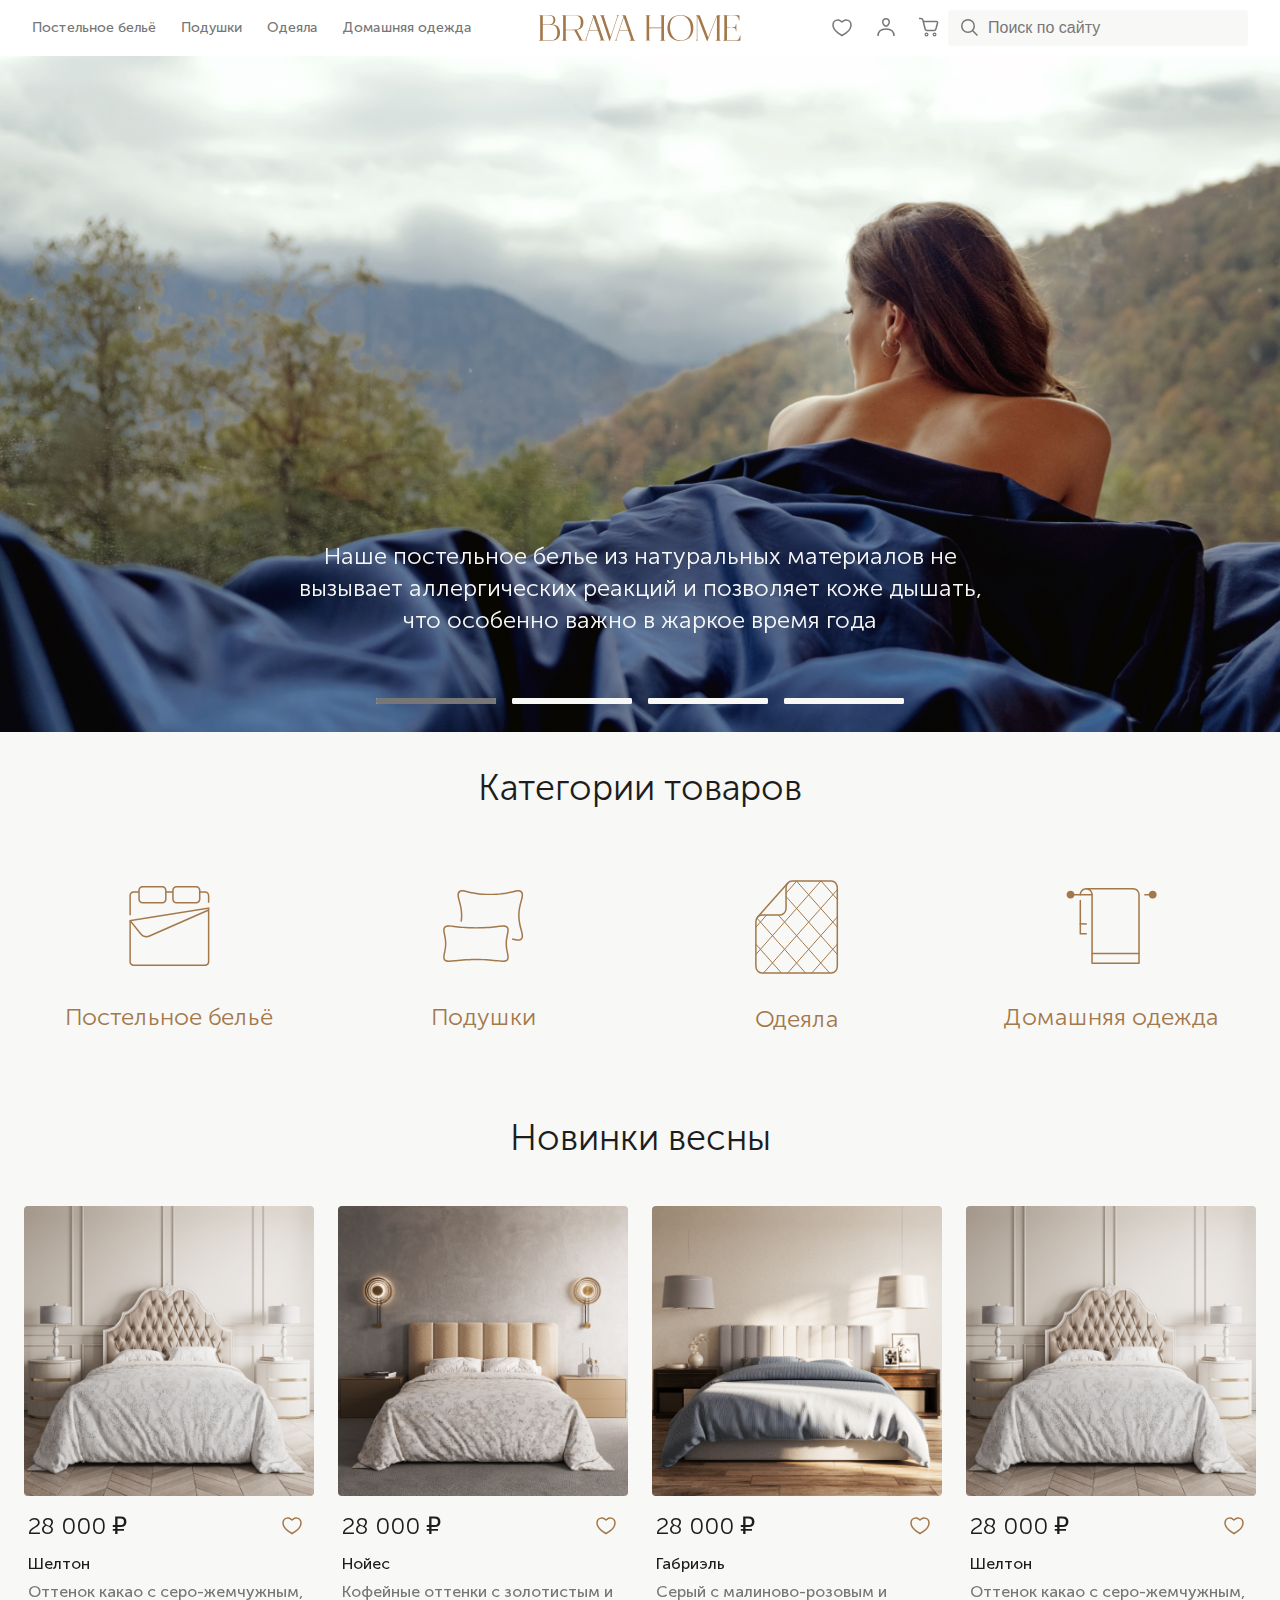
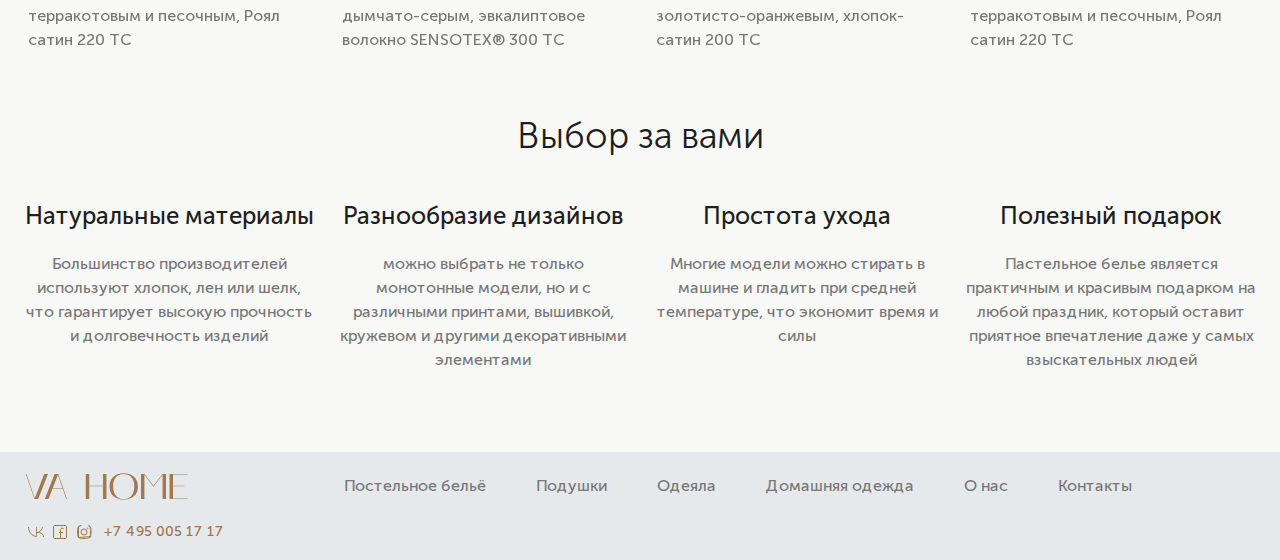
<file: index.html>
<!DOCTYPE html>
<html lang="ru">
  <head>
    <meta charset="utf-8">
    <meta http-equiv="X-UA-Compatible" content="IE=edge">
    <meta name="viewport" content="width=device-width, initial-scale=1">
    <!-- The above 3 meta tags *must* come first in the head; any other head content must come *after* these tags -->
    <title></title>

    <!-- CSS -->
    <link href="css/main.css" rel="stylesheet">
    <link href="css/media.css" rel="stylesheet">

    <link href="slick/slick.css" rel="stylesheet">
    <link href="slick/slick-theme.css" rel="stylesheet">
    <!-- HTML5 shim and Respond.js for IE8 support of HTML5 elements and media queries -->
    <!-- WARNING: Respond.js doesn't work if you view the page via file:// -->
    <!--[if lt IE 9]>
      <script src="https://oss.maxcdn.com/html5shiv/3.7.2/html5shiv.min.js"></script>
      <script src="https://oss.maxcdn.com/respond/1.4.2/respond.min.js"></script>
    <![endif]-->
  </head>
   
  
  <body>

    <nav class="mt-mobile nav-open">
      <div class="mt-munu-mb">          
        <div class="header-navigation-wr">
          <div class="header-navigation">
            <div class="header_input">
              <input type="text" size="40" placeholder="Поиск по сайту">
            </div>
            
            <ul class="header_nav">
              <li class="header_nav-li">
                <a href="#">
                  Постельное бельё
                </a>
              </li>
              <li class="header_nav-li">
                <a href="#">
                  Подушки
                </a>
              </li>
              <li class="header_nav-li">
                <a href="#">
                  Одеяла
                </a>
              </li>
              <li class="header_nav-li">
                <a href="#">
                  Домашняя одежда
                </a>
              </li>
            </ul>
          </div>   
        </div>  
      </div>  
    </nav>
    
    <header class="header">
      <div class="container header_container">
        <div class="header_wrap">
          <div class="burger">
            <i>
              <svg width="18" height="13" viewBox="0 0 18 13" fill="none" xmlns="http://www.w3.org/2000/svg">
              <path d="M0 0V1H8.30769H10V0H0ZM0 6V7H18V6H8.30769H0ZM7 12V13H18V12H7Z" fill="#282522"/>
              </svg>
            </i>
            <i>
              <svg width="15" height="15" viewBox="0 0 15 15" fill="none" xmlns="http://www.w3.org/2000/svg">
              <path d="M13.4179 0.969751C13.3769 0.9844 12.0293 2.31155 10.4238 3.91995L7.49998 6.84084L4.57908 3.91995C1.40037 0.744164 1.60251 0.928736 1.32712 0.98147C1.18357 1.00784 1.00779 1.18362 0.981421 1.32717C0.928687 1.60256 0.744116 1.40041 3.9199 4.5762L6.8408 7.50002L3.90525 10.4356C0.720679 13.626 0.89939 13.4268 0.949195 13.6992C0.975562 13.8369 1.16306 14.0244 1.30076 14.0508C1.57322 14.1006 1.374 14.2793 4.5615 11.0948L7.49998 8.1592L10.4355 11.0948C13.6289 14.2852 13.4267 14.1006 13.7021 14.0479C13.8457 14.0215 14.0215 13.8457 14.0478 13.7022C14.1006 13.4268 14.2851 13.6289 11.0947 10.4385L8.15916 7.50002L11.0947 4.56448C14.2763 1.37991 14.1006 1.57327 14.0508 1.30374C14.001 1.03713 13.6787 0.867212 13.4179 0.969751Z" fill="#282522"/>
              </svg>
            </i> 
          </div>
          <div class="header_left">
            <ul class="header_nav">
              <li class="header_nav-li">
                <a href="#">
                  Постельное бельё
                </a>
              </li>
              <li class="header_nav-li">
                <a href="#">
                  Подушки
                </a>
              </li>
              <li class="header_nav-li">
                <a href="#">
                  Одеяла
                </a>
              </li>
              <li class="header_nav-li">
                <a href="#">
                  Домашняя одежда
                </a>
              </li>
            </ul>
          </div>
          <div class="header_logo">
            <a href="#">
              <img src="images/header_logo.svg" alt="">
            </a>
          </div>
          <div class="header_right">
            <div class="header_input header_input-none">
              <input type="text" size="40" placeholder="Поиск по сайту">
            </div>
            <ul class="header_ul">
              <li class="header_li">
                <a href="#">
                  <svg width="36" height="36" viewBox="0 0 36 36" fill="none" xmlns="http://www.w3.org/2000/svg">
                  <path d="M18 12L18.8624 11.2686C19.7238 10.6897 21 10 22 10C24.8339 10 27 12 27 15C27 18 25.2822 20.4862 22.3979 22.6921C21.6701 23.2487 19.0643 24.8759 18 25.5C16.942 24.842 14.3321 23.124 13.6034 22.5487C10.7195 20.272 9 18 9 15C9 12 11.1662 10 14 10C15 10 16.2759 10.6897 17.1373 11.2685L18 12Z" stroke="#777777" stroke-width="1.5"/>
                  </svg>
                </a>
              </li>
              <li class="header_li">
                <a href="#">
                  <svg width="36" height="36" viewBox="0 0 36 36" fill="none" xmlns="http://www.w3.org/2000/svg">
                  <path d="M21.25 12C21.25 12.8036 20.8732 13.9033 20.2206 14.8062C19.5598 15.7204 18.7561 16.25 18 16.25C17.2439 16.25 16.4402 15.7204 15.7794 14.8062C15.1268 13.9033 14.75 12.8036 14.75 12C14.75 10.9385 15.1252 10.1409 15.6881 9.60631C16.2569 9.06609 17.0649 8.75 18 8.75C18.9351 8.75 19.7431 9.06609 20.3119 9.60631C20.8748 10.1409 21.25 10.9385 21.25 12Z" stroke="#777777" stroke-width="1.5"/>
                  <path d="M10 26C10 22 12 19 18 19C24 19 26 22 26 26" stroke="#777777" stroke-width="1.5"/>
                  </svg>
                </a>
              </li>
              <li class="header_li">
                <a href="#">
                  <svg width="36" height="36" viewBox="0 0 36 36" fill="none" xmlns="http://www.w3.org/2000/svg">
                  <path d="M7 8.5H8.93845C9.85618 8.5 10.6561 9.12459 10.8787 10.0149L13.1213 18.9851C13.3439 19.8754 14.1438 20.5 15.0616 20.5H21.9646C22.8702 20.5 23.6627 19.8916 23.8967 19.0168L25.5706 12.7584C25.7404 12.1234 25.2618 11.5 24.6045 11.5H11.5435" stroke="#777777" stroke-width="1.5"/>
                  <path d="M14.5 25.9C13.7286 25.9 13.1 25.2714 13.1 24.5C13.1 23.7286 13.7286 23.1 14.5 23.1C15.2714 23.1 15.9 23.7286 15.9 24.5C15.9 25.2714 15.2714 25.9 14.5 25.9Z" stroke="#777777" stroke-width="1.2"/>
                  <path d="M22.5 25.9C21.7286 25.9 21.1 25.2714 21.1 24.5C21.1 23.7286 21.7286 23.1 22.5 23.1C23.2714 23.1 23.9 23.7286 23.9 24.5C23.9 25.2714 23.2714 25.9 22.5 25.9Z" stroke="#777777" stroke-width="1.2"/>
                  </svg>
                </a>
              </li>
            </ul>
          </div>
        </div>
      </div>
    </header>


    <section class="work">

        <div class="work_slayder">
          <div class="slider work_sl">
            <div>
              <div class="work_slayder-block">
                <div class="work_slayder-img">
                  <img src="images/work_slayder-img.png" alt="">
                  <div class="work_slayder-absolute">
                    <div class="work_slayder-title">
                      <p>
                        Наше постельное белье из натуральных материалов не вызывает аллергических реакций и позволяет коже дышать, что особенно важно в жаркое время года
                      </p>
                    </div>
                  </div>
                </div>
              </div>
            </div>
            <div>
              <div class="work_slayder-block">
                <div class="work_slayder-img">
                  <img src="images/work_slayder-img.png" alt="">
                  <div class="work_slayder-absolute">
                    <div class="work_slayder-title">
                      <p>
                        Наше постельное белье из натуральных материалов не вызывает аллергических реакций и позволяет коже дышать, что особенно важно в жаркое время года
                      </p>
                    </div>
                  </div>
                </div>
              </div>
            </div>
            <div>
              <div class="work_slayder-block">
                <div class="work_slayder-img">
                  <img src="images/work_slayder-img.png" alt="">
                  <div class="work_slayder-absolute">
                    <div class="work_slayder-title">
                      <p>
                        Наше постельное белье из натуральных материалов не вызывает аллергических реакций и позволяет коже дышать, что особенно важно в жаркое время года
                      </p>
                    </div>
                  </div>
                </div>
              </div>
            </div>
            <div>
              <div class="work_slayder-block">
                <div class="work_slayder-img">
                  <img src="images/work_slayder-img.png" alt="">
                  <div class="work_slayder-absolute">
                    <div class="work_slayder-title">
                      <p>
                        Наше постельное белье из натуральных материалов не вызывает аллергических реакций и позволяет коже дышать, что особенно важно в жаркое время года
                      </p>
                    </div>
                  </div>
                </div>
              </div>
            </div>
          </div>
        </div>
  
    </section>

    
    <section class="category">
      <div class="container">
        <h2 class="title title_center">
          Категории товаров
        </h2>
      </div>
      <div class="container category_container">
        <div class="category_wrap">
          <div class="category_block">
            <div class="category_link">
              <a href="#">
                <svg width="93" height="92" viewBox="0 0 93 92" fill="none" xmlns="http://www.w3.org/2000/svg">
                <path d="M82.055 86H10.695C9.55099 86 8.4537 85.5462 7.64383 84.7382C6.83396 83.9302 6.37765 82.834 6.375 81.69V40.043L86.375 27.362V81.688C86.3729 82.8324 85.9168 83.9291 85.1069 84.7375C84.2969 85.546 83.1993 86 82.055 86ZM7.875 41.314V81.68C7.875 83.23 9.135 84.49 10.695 84.49H82.055C83.605 84.49 84.875 83.23 84.875 81.68V29.103L7.875 41.314ZM7.875 35.234H6.375V15.65C6.37765 14.506 6.83396 13.4098 7.64383 12.6018C8.4537 11.7938 9.55099 11.34 10.695 11.34H15.295V10.31C15.2976 9.166 15.754 8.06976 16.5638 7.26176C17.3737 6.45377 18.471 6 19.615 6H39.235C40.379 6 41.4763 6.45377 42.2862 7.26176C43.096 8.06976 43.5524 9.166 43.555 10.31V11.34H49.195V10.31C49.1976 9.166 49.654 8.06976 50.4638 7.26176C51.2737 6.45377 52.371 6 53.515 6H73.135C74.279 6 75.3763 6.45377 76.1862 7.26176C76.996 8.06976 77.4524 9.166 77.455 10.31V11.34H82.055C84.435 11.34 86.375 13.28 86.375 15.651V22.782H84.875V15.652C84.875 14.101 83.615 12.841 82.055 12.841H77.455V19.221C77.4526 20.3652 76.9964 21.4617 76.1865 22.2699C75.3766 23.0781 74.2792 23.532 73.135 23.532H53.515C51.135 23.532 49.195 21.592 49.195 19.222V12.84H43.555V19.22C43.5526 20.3642 43.0964 21.4607 42.2865 22.2689C41.4766 23.0771 40.3792 23.531 39.235 23.531H19.615C17.235 23.531 15.295 21.591 15.295 19.221V12.84H10.695C9.145 12.84 7.875 14.1 7.875 15.65V35.234ZM53.515 7.49C51.965 7.49 50.695 8.75 50.695 10.3V19.212C50.695 20.762 51.955 22.022 53.515 22.022H73.135C74.685 22.022 75.955 20.762 75.955 19.212V10.3C75.955 8.75 74.695 7.49 73.135 7.49H53.515ZM19.615 7.49C18.065 7.49 16.795 8.75 16.795 10.3V19.212C16.795 20.762 18.055 22.022 19.615 22.022H39.235C40.785 22.022 42.055 20.762 42.055 19.212V10.3C42.055 8.75 40.795 7.49 39.235 7.49H19.615Z" fill="#A3784A"/>
                <path d="M23.435 57.376C21.105 57.376 18.825 56.346 17.275 54.436L6.51501 41.094L7.68501 40.154L18.445 53.496C19.3492 54.614 20.6025 55.3962 22.0041 55.7172C23.4057 56.0381 24.8745 55.8792 26.175 55.266L85.395 29.313L85.995 30.683L26.795 56.626C25.715 57.126 24.565 57.376 23.435 57.376Z" fill="#A3784A"/>
                </svg>
                <p>Постельное бельё</p>
              </a>
            </div>
          </div>
          <div class="category_block">
            <div class="category_link">
              <a href="#">
                <svg width="93" height="92" viewBox="0 0 93 92" fill="none" xmlns="http://www.w3.org/2000/svg">
                <path d="M11.721 81.996C10.081 81.996 8.87102 81.709 7.81102 80.928C5.42102 79.14 6.04102 76.155 6.83102 72.38C7.36102 69.86 7.95102 66.994 7.95102 63.634C7.95102 60.274 7.35102 57.408 6.83102 54.888C6.04102 51.103 5.42102 48.118 7.81102 46.34C9.80102 44.857 12.301 45.164 17.271 45.766C21.751 46.31 28.521 47.14 38.981 47.14C49.441 47.14 56.211 46.31 60.691 45.767C65.661 45.154 68.161 44.857 70.151 46.34C72.541 48.128 71.921 51.113 71.131 54.888C70.601 57.408 70.011 60.274 70.011 63.634C70.011 66.994 70.611 69.86 71.131 72.38C71.921 76.165 72.541 79.15 70.151 80.928C68.161 82.411 65.661 82.104 60.691 81.501C56.211 80.958 49.441 80.128 38.981 80.128C28.521 80.128 21.751 80.958 17.271 81.501C14.951 81.778 13.161 81.996 11.721 81.996ZM11.751 46.745C10.421 46.745 9.46102 46.952 8.71102 47.515C7.15102 48.682 7.49102 50.737 8.29102 54.582C8.80102 57.042 9.44102 60.116 9.44102 63.624C9.44102 67.132 8.80102 70.206 8.29102 72.666C7.49102 76.511 7.14102 78.566 8.71102 79.733C10.221 80.849 12.511 80.573 17.081 80.019C21.601 79.466 28.421 78.635 38.971 78.635C49.521 78.635 56.351 79.465 60.861 80.019C65.431 80.582 67.731 80.859 69.231 79.732C70.791 78.566 70.451 76.511 69.651 72.666C69.141 70.206 68.501 67.132 68.501 63.624C68.501 60.116 69.141 57.042 69.651 54.582C70.451 50.737 70.801 48.682 69.231 47.516C67.731 46.399 65.431 46.676 60.861 47.229C56.341 47.782 49.521 48.613 38.971 48.613C28.421 48.613 21.591 47.783 17.081 47.229C14.801 46.952 13.091 46.745 11.751 46.745ZM81.481 60.847C80.061 60.847 78.321 60.442 76.061 59.908L74.951 59.651L75.291 58.208L76.401 58.465C80.861 59.503 82.471 59.799 83.751 58.465C85.311 56.855 84.501 53.831 83.381 49.64C82.361 45.826 81.091 41.072 81.091 35.42C81.091 29.777 82.361 25.023 83.381 21.199C84.501 17.009 85.311 13.984 83.761 12.384C82.471 11.04 80.861 11.326 76.381 12.384C71.721 13.471 64.691 15.121 53.261 15.121C41.841 15.121 34.801 13.471 30.141 12.384C25.651 11.336 24.041 11.04 22.761 12.384C21.201 13.994 22.011 17.018 23.131 21.199C24.151 25.013 25.421 29.767 25.421 35.419C25.421 37.495 25.251 39.56 24.911 41.754L23.431 41.527C23.761 39.412 23.931 37.416 23.931 35.419C23.931 29.964 22.691 25.319 21.691 21.584C20.451 16.93 19.551 13.57 21.681 11.366C23.621 9.34001 26.061 9.90301 30.491 10.941C35.081 12.018 42.011 13.639 53.261 13.639C64.511 13.639 71.441 12.018 76.031 10.941C80.461 9.90301 82.901 9.33001 84.841 11.366C86.971 13.57 86.071 16.93 84.831 21.584C83.831 25.32 82.591 29.964 82.591 35.419C82.591 40.875 83.831 45.519 84.831 49.255C86.081 53.91 86.971 57.27 84.841 59.473C83.901 60.481 82.831 60.847 81.481 60.847Z" fill="#A3784A"/>
                </svg>
                <p>Подушки</p>
              </a>
            </div>
          </div>
          <div class="category_block">
            <div class="category_link">
              <a href="#">
                <svg class="category_link-icon" width="84" height="94" viewBox="0 0 84 94" fill="none" xmlns="http://www.w3.org/2000/svg">
                <path fill-rule="evenodd" clip-rule="evenodd" d="M0.89224 41.9192C0.88763 40.1086 1.51796 38.3694 2.64552 37.0819C3.77308 35.7943 5.3062 35.0628 6.90992 35.0474H25.0147C26.6033 35.0475 28.128 34.3404 29.2578 33.0794C30.3876 31.8185 31.0314 30.1054 31.0496 28.3119V7.79394C31.0541 5.99029 31.692 4.26228 32.8233 2.98874C33.9545 1.71519 35.4869 1.00002 37.0845 1.00003H76.277C77.0687 0.997465 77.853 1.17131 78.5851 1.51159C79.3172 1.85187 79.9826 2.3519 80.5433 2.98303C81.1039 3.61415 81.5487 4.36397 81.8522 5.18952C82.1557 6.01506 82.3119 6.90011 82.3119 7.79394V86.1866C82.3119 87.9936 81.6761 89.7267 80.5443 91.0044C79.4125 92.2822 77.8775 93 76.277 93H6.90992C5.30936 93 3.77435 92.2822 2.64259 91.0044C1.51082 89.7267 0.875 87.9936 0.875 86.1866L0.89224 41.9192Z" stroke="#A3784A" stroke-width="1.5" stroke-linecap="round" stroke-linejoin="round"/>
                <path d="M2.66846 37.1109L32.8257 3.06348" stroke="#A3784A" stroke-width="1.5" stroke-linecap="round" stroke-linejoin="round"/>
                <path d="M0.89209 47.1752L5.40967 42.0555L11.4446 35.2421L11.5653 35.1058" stroke="#A3784A" stroke-linecap="round" stroke-linejoin="round"/>
                <path d="M41.723 1.07788L41.6023 1.21415L35.5674 8.00805L31.0498 13.1278" stroke="#A3784A" stroke-linecap="round" stroke-linejoin="round"/>
                <path d="M65.845 1.07788L0.89209 74.4092" stroke="#A3784A" stroke-linecap="round" stroke-linejoin="round"/>
                <path d="M82.3123 9.72107L8.54834 92.9999" stroke="#A3784A" stroke-linecap="round" stroke-linejoin="round"/>
                <path d="M82.3122 36.9746L32.688 93" stroke="#A3784A" stroke-linecap="round" stroke-linejoin="round"/>
                <path d="M82.3119 64.1891L56.8101 92.9999" stroke="#A3784A" stroke-linecap="round" stroke-linejoin="round"/>
                <path d="M82.3115 47.1752L71.6383 35.1058L52.1542 13.1278L41.481 1.07788" stroke="#A3784A" stroke-linecap="round" stroke-linejoin="round"/>
                <path d="M66.1553 1.13623L76.7939 13.1667L82.3116 19.3766" stroke="#A3784A" stroke-linecap="round" stroke-linejoin="round"/>
                <path d="M31.0498 16.5344L35.5674 21.6347L41.6023 28.4481L47.6372 35.242L53.6721 42.0554L59.6898 48.8687L65.7247 55.6821L71.7768 62.4955L82.3121 74.4091" stroke="#A3784A" stroke-linecap="round" stroke-linejoin="round"/>
                <path d="M23.394 35.1058L23.5147 35.2421L29.5497 42.0555L35.5673 48.8688L41.6022 55.6822L47.6371 62.4956L53.6721 69.2895L59.707 76.1223L74.6563 93" stroke="#A3784A" stroke-linecap="round" stroke-linejoin="round"/>
                <path d="M1.92676 38.1232L5.40976 42.0555L11.4447 48.8688L17.4796 55.6822L23.5145 62.4956L29.5494 69.2895L35.5671 76.1028L41.602 82.9162L50.5336 93" stroke="#A3784A" stroke-linecap="round" stroke-linejoin="round"/>
                <path d="M26.4111 92.9999L0.89209 64.1891" stroke="#A3784A" stroke-linecap="round" stroke-linejoin="round"/>
                </svg>
                <p>Одеяла</p>
              </a>
            </div>
          </div>
          <div class="category_block">
            <div class="category_link">
              <a href="#">
                <svg width="93" height="92" viewBox="0 0 93 92" fill="none" xmlns="http://www.w3.org/2000/svg">
                <path fill-rule="evenodd" clip-rule="evenodd" d="M79.109 14.643C79.109 14.223 79.449 13.882 79.869 13.882H87.706C87.9078 13.882 88.1014 13.9622 88.2441 14.1049C88.3868 14.2476 88.467 14.4412 88.467 14.643C88.467 14.8448 88.3868 15.0384 88.2441 15.1811C88.1014 15.3238 87.9078 15.404 87.706 15.404H79.869C79.6674 15.404 79.4741 15.3239 79.3316 15.1814C79.1891 15.0389 79.109 14.8456 79.109 14.644V14.643Z" fill="#A3784A"/>
                <path d="M87.707 18.57C88.2221 18.5695 88.7321 18.4675 89.2078 18.2698C89.6835 18.0722 90.1156 17.7828 90.4794 17.4181C90.8433 17.0534 91.1317 16.6206 91.3283 16.1445C91.5248 15.6683 91.6257 15.1581 91.625 14.643C91.6258 13.6029 91.2135 12.6051 90.4788 11.8688C89.7441 11.1326 88.7471 10.7183 87.707 10.717C86.6667 10.7181 85.6695 11.1323 84.9345 11.8685C84.1996 12.6047 83.7872 13.6027 83.788 14.643C83.7875 15.1582 83.8884 15.6684 84.0851 16.1446C84.2817 16.6207 84.5703 17.0535 84.9342 17.4181C85.2981 17.7828 85.7303 18.0722 86.206 18.2698C86.6818 18.4675 87.1918 18.5695 87.707 18.57Z" fill="#A3784A"/>
                <path fill-rule="evenodd" clip-rule="evenodd" d="M4.785 14.643C4.785 14.223 5.125 13.882 5.544 13.882H27.055C27.2568 13.882 27.4504 13.9622 27.5931 14.1049C27.7358 14.2476 27.816 14.4412 27.816 14.643C27.816 14.8448 27.7358 15.0384 27.5931 15.1811C27.4504 15.3238 27.2568 15.404 27.055 15.404H5.545C5.34344 15.404 5.15013 15.3239 5.0076 15.1814C4.86508 15.0389 4.785 14.8456 4.785 14.644V14.643Z" fill="#A3784A"/>
                <path d="M5.544 18.57C6.58427 18.5687 7.58143 18.1542 8.31616 17.4178C9.0509 16.6814 9.46306 15.6833 9.462 14.643C9.4628 13.6029 9.05052 12.6051 8.31581 11.8688C7.5811 11.1326 6.5841 10.7183 5.544 10.717C4.50373 10.7181 3.50647 11.1323 2.77155 11.8685C2.03662 12.6047 1.62421 13.6027 1.625 14.643C1.62448 15.1582 1.72543 15.6684 1.92209 16.1446C2.11876 16.6207 2.40728 17.0535 2.77119 17.4181C3.13511 17.7828 3.56728 18.0722 4.04304 18.2698C4.5188 18.4675 5.02883 18.5695 5.544 18.57Z" fill="#A3784A"/>
                <path fill-rule="evenodd" clip-rule="evenodd" d="M20.425 8.761C20.425 8.341 20.765 8 21.185 8H68.145C68.347 8 68.5406 8.08023 68.6835 8.22304C68.8263 8.36585 68.9065 8.55954 68.9065 8.7615C68.9065 8.96346 68.8263 9.15715 68.6835 9.29996C68.5406 9.44277 68.347 9.523 68.145 9.523H21.185C21.085 9.523 20.986 9.50328 20.8937 9.46496C20.8014 9.42664 20.7175 9.37048 20.6469 9.29969C20.5763 9.22891 20.5203 9.14489 20.4823 9.05245C20.4442 8.96002 20.4247 8.86097 20.425 8.761ZM15.315 19.764C15.734 19.764 16.075 20.104 16.075 20.525V53.084H21.185C21.3868 53.084 21.5804 53.1642 21.7231 53.3069C21.8658 53.4496 21.946 53.6432 21.946 53.845C21.946 54.0468 21.8658 54.2404 21.7231 54.3831C21.5804 54.5258 21.3868 54.606 21.185 54.606H15.315C15.1134 54.606 14.9201 54.5259 14.7776 54.3834C14.6351 54.2409 14.555 54.0476 14.555 53.846V20.524C14.555 20.104 14.895 19.764 15.315 19.764Z" fill="#A3784A"/>
                <path fill-rule="evenodd" clip-rule="evenodd" d="M16.496 9.946C17.1111 9.32943 17.8418 8.84025 18.6462 8.50649C19.4507 8.17272 20.3131 8.00092 21.184 8.00092C22.0549 8.00092 22.9173 8.17272 23.7217 8.50649C24.5262 8.84025 25.2569 9.32943 25.872 9.946C27.1157 11.1928 27.8141 12.882 27.814 14.643V82.478H73.254V14.643C73.254 13.285 72.715 11.983 71.757 11.023C71.283 10.5477 70.7198 10.1706 70.0999 9.91319C69.4799 9.6558 68.8153 9.5232 68.144 9.523C67.942 9.523 67.7483 9.44277 67.6055 9.29996C67.4627 9.15715 67.3825 8.96346 67.3825 8.7615C67.3825 8.55954 67.4627 8.36585 67.6055 8.22304C67.7483 8.08023 67.942 8 68.144 8C69.902 8 71.588 8.7 72.831 9.946C74.0747 11.1928 74.7731 12.882 74.773 14.643V83.24C74.7731 83.3399 74.7536 83.4388 74.7154 83.5311C74.6773 83.6235 74.6213 83.7074 74.5508 83.778C74.4802 83.8487 74.3963 83.9048 74.3041 83.9431C74.2118 83.9813 74.1129 84.001 74.013 84.001H27.055C26.9551 84.001 26.8562 83.9813 26.7639 83.9431C26.6716 83.9048 26.5878 83.8487 26.5172 83.778C26.4467 83.7074 26.3907 83.6235 26.3526 83.5311C26.3144 83.4388 26.2949 83.3399 26.295 83.24V14.643C26.295 13.285 25.757 11.983 24.799 11.023C24.3248 10.5478 23.7616 10.1709 23.1415 9.91366C22.5215 9.65645 21.8568 9.52406 21.1855 9.52406C20.5142 9.52406 19.8495 9.65645 19.2295 9.91366C18.6094 10.1709 18.0462 10.5478 17.572 11.023C16.6134 11.9839 16.0751 13.2857 16.075 14.643C16.075 14.8446 15.9949 15.0379 15.8524 15.1804C15.7099 15.3229 15.5166 15.403 15.315 15.403C15.1134 15.403 14.9201 15.3229 14.7776 15.1804C14.6351 15.0379 14.555 14.8446 14.555 14.643C14.5549 12.882 15.2523 11.1928 16.496 9.946Z" fill="#A3784A"/>
                <path fill-rule="evenodd" clip-rule="evenodd" d="M14.555 43.663C14.5605 43.5632 14.5856 43.4655 14.6289 43.3755C14.6722 43.2854 14.7328 43.2048 14.8073 43.1382C14.8818 43.0716 14.9687 43.0203 15.063 42.9873C15.1573 42.9544 15.2572 42.9403 15.357 42.946L21.227 43.276C21.4286 43.2873 21.6174 43.3781 21.752 43.5286C21.8865 43.6791 21.9558 43.8769 21.9445 44.0785C21.9332 44.2801 21.8424 44.4689 21.6919 44.6034C21.5414 44.738 21.3436 44.8073 21.142 44.796L15.272 44.466C15.1722 44.4604 15.0745 44.4351 14.9845 44.3917C14.8945 44.3483 14.814 44.2876 14.7475 44.213C14.681 44.1384 14.6298 44.0514 14.597 43.9571C14.5641 43.8627 14.5492 43.7627 14.555 43.663ZM26.297 73.446C26.297 73.026 26.637 72.685 27.057 72.685H74.015C74.2168 72.685 74.4104 72.7652 74.5531 72.9079C74.6958 73.0506 74.776 73.2442 74.776 73.446C74.776 73.6478 74.6958 73.8414 74.5531 73.9841C74.4104 74.1268 74.2168 74.207 74.015 74.207H27.055C26.8534 74.207 26.6601 74.1269 26.5176 73.9844C26.3751 73.8419 26.295 73.6486 26.295 73.447L26.297 73.446Z" fill="#A3784A"/>
                </svg>
                <p>Домашняя одежда</p>
              </a>
            </div>
          </div>
        </div>
      </div>
    </section>


    <section class="new">
      <div class="container">
        <h2 class="title title_center">
          Новинки весны
        </h2>
      </div>
      <div class="container new_container">
        <div class="new_wrap">
          <div class="new_slayder">
            <div class="slider new_sl">
              <div>
                <div class="new_slayder-block">
                  <div class="new_slayder_border">
                    <div class="new_img"> 
                      <img src="images/new_img.png" alt="">
                    </div>
                    <div class="new_pd">
                      <div class="new_top">
                        <div class="new_price">
                          28 000 ₽
                        </div>
                        <div class="new_favorite">
                          <button>
                            <svg width="36" height="36" viewBox="0 0 36 36" fill="none" xmlns="http://www.w3.org/2000/svg">
                            <path d="M18 12L18.8624 11.2686C19.7238 10.6897 21 10 22 10C24.8339 10 27 12 27 15C27 18 25.2822 20.4862 22.3979 22.6921C21.6701 23.2487 19.0643 24.8759 18 25.5C16.942 24.842 14.3321 23.124 13.6034 22.5487C10.7195 20.272 9 18 9 15C9 12 11.1662 10 14 10C15 10 16.2759 10.6897 17.1373 11.2685L18 12Z" stroke="#A3784A" stroke-width="1.5"/>
                            </svg>
                          </button>
                        </div>
                      </div>
                      <div class="new_title">
                        <a href="#">
                          Шелтон
                        </a>
                      </div>
                      <div class="new_suptitle">
                        Оттенок какао с серо-жемчужным, терракотовым и песочным, Роял сатин 220 ТС
                      </div>
                    </div>
                  </div>
                </div>
              </div>
              <div>
                <div class="new_slayder-block">
                  <div class="new_slayder_border">
                    <div class="new_img"> 
                      <img src="images/new_img2.png" alt="">
                    </div>
                    <div class="new_pd">
                      <div class="new_top">
                        <div class="new_price">
                          28 000 ₽
                        </div>
                        <div class="new_favorite">
                          <button>
                            <svg width="36" height="36" viewBox="0 0 36 36" fill="none" xmlns="http://www.w3.org/2000/svg">
                            <path d="M18 12L18.8624 11.2686C19.7238 10.6897 21 10 22 10C24.8339 10 27 12 27 15C27 18 25.2822 20.4862 22.3979 22.6921C21.6701 23.2487 19.0643 24.8759 18 25.5C16.942 24.842 14.3321 23.124 13.6034 22.5487C10.7195 20.272 9 18 9 15C9 12 11.1662 10 14 10C15 10 16.2759 10.6897 17.1373 11.2685L18 12Z" stroke="#A3784A" stroke-width="1.5"/>
                            </svg>
                          </button>
                        </div>
                      </div>
                      <div class="new_title">
                        <a href="#">
                          Нойес
                        </a>
                      </div>
                      <div class="new_suptitle">
                        Кофейные оттенки с золотистым и дымчато-серым, эвкалиптовое волокно SENSOTEX® 300 ТС
                      </div>
                    </div>
                  </div>
                </div>
              </div>
              <div>
                <div class="new_slayder-block">
                  <div class="new_slayder_border">
                    <div class="new_img"> 
                      <img src="images/new_img3.png" alt="">
                    </div>
                    <div class="new_pd">
                      <div class="new_top">
                        <div class="new_price">
                          28 000 ₽
                        </div>
                        <div class="new_favorite">
                          <button>
                            <svg width="36" height="36" viewBox="0 0 36 36" fill="none" xmlns="http://www.w3.org/2000/svg">
                            <path d="M18 12L18.8624 11.2686C19.7238 10.6897 21 10 22 10C24.8339 10 27 12 27 15C27 18 25.2822 20.4862 22.3979 22.6921C21.6701 23.2487 19.0643 24.8759 18 25.5C16.942 24.842 14.3321 23.124 13.6034 22.5487C10.7195 20.272 9 18 9 15C9 12 11.1662 10 14 10C15 10 16.2759 10.6897 17.1373 11.2685L18 12Z" stroke="#A3784A" stroke-width="1.5"/>
                            </svg>
                          </button>
                        </div>
                      </div>
                      <div class="new_title">
                        <a href="#">
                          Габриэль
                        </a>
                      </div>
                      <div class="new_suptitle">
                        Серый с малиново-розовым и золотисто-оранжевым, хлопок-сатин 200 ТС
                      </div>
                    </div>
                  </div>
                </div>
              </div>
              <div>
                <div class="new_slayder-block">
                  <div class="new_slayder_border">
                    <div class="new_img"> 
                      <img src="images/new_img4.png" alt="">
                    </div>
                    <div class="new_pd">
                      <div class="new_top">
                        <div class="new_price">
                          28 000 ₽
                        </div>
                        <div class="new_favorite">
                          <button>
                            <svg width="36" height="36" viewBox="0 0 36 36" fill="none" xmlns="http://www.w3.org/2000/svg">
                            <path d="M18 12L18.8624 11.2686C19.7238 10.6897 21 10 22 10C24.8339 10 27 12 27 15C27 18 25.2822 20.4862 22.3979 22.6921C21.6701 23.2487 19.0643 24.8759 18 25.5C16.942 24.842 14.3321 23.124 13.6034 22.5487C10.7195 20.272 9 18 9 15C9 12 11.1662 10 14 10C15 10 16.2759 10.6897 17.1373 11.2685L18 12Z" stroke="#A3784A" stroke-width="1.5"/>
                            </svg>
                          </button>
                        </div>
                      </div>
                      <div class="new_title">
                        <a href="#">
                          Шелтон
                        </a>
                      </div>
                      <div class="new_suptitle">
                        Оттенок какао с серо-жемчужным, терракотовым и песочным, Роял сатин 220 ТС
                      </div>
                    </div>
                  </div>
                </div>
              </div>
            </div>
          </div>
        </div>
      </div>
    </section>

    <section class="choice">
      <div class="container">
        <h2 class="title title_center">
          Выбор за вами
        </h2>
      </div>
      <div class="container choice_container">
        <div class="choice_wrap">
          <div class="choice_block">
            <div class="choice_title">
              Натуральные материалы
            </div>
            <div class="choice_suptitle">
              Большинство производителей используют хлопок, лен или шелк, что гарантирует высокую прочность и долговечность изделий
            </div>
          </div>
          <div class="choice_block">
            <div class="choice_title">
              Разнообразие дизайнов
            </div>
            <div class="choice_suptitle">
              можно выбрать не только монотонные модели, но и с различными принтами, вышивкой, кружевом и другими декоративными элементами
            </div>
          </div>
          <div class="choice_block">
            <div class="choice_title">
              Простота ухода
            </div>
            <div class="choice_suptitle">
              Многие модели можно стирать в машине и гладить при средней температуре, что экономит время и силы
            </div>
          </div>
          <div class="choice_block">
            <div class="choice_title">
              Полезный подарок 
            </div>
            <div class="choice_suptitle">
              Пастельное белье является практичным и красивым подарком на любой праздник, который оставит приятное впечатление даже у самых взыскательных людей
            </div>
          </div>
        </div>
      </div>
    </section>

    <footer class="footer">
      <div class="container">
        <div class="footer_wrap">
          <div class="footer_block">
            <div class="footer_logo">
              <a href="#">
                <img src="images/footer_logo.svg" alt="">
              </a>
            </div>
            <div class="footer_bottom">
              <ul class="footer_social">
                <li class="footer_social-li">
                  <a href="#">
                    <svg width="24" height="24" viewBox="0 0 24 24" fill="none" xmlns="http://www.w3.org/2000/svg">
                    <path d="M4.5 7C4.5 11 7 16 12.5 16.5C12.5 15.5 12.5 7 12.5 7" stroke="#A47846"/>
                    <path d="M18.5 7C18.5 9 16 12.5 12.5 12.5C14.5 12.5 19.5 12.5 19.5 17" stroke="#A47846"/>
                    </svg>
                  </a>
                </li>
                <li class="footer_social-li">
                  <a href="#">
                    <svg width="24" height="24" viewBox="0 0 24 24" fill="none" xmlns="http://www.w3.org/2000/svg">
                    <rect x="5.5" y="5.5" width="13" height="13" rx="1.5" stroke="#A47846"/>
                    <path d="M12.5 18.4999V9.65264C12.5 8.78753 13.2768 8.12947 14.1302 8.27169L15.5 8.5M11 12.5H15" stroke="#A47846"/>
                    </svg>
                  </a>
                </li>
                <li class="footer_social-li">
                  <a href="#">
                    <svg width="24" height="24" viewBox="0 0 24 24" fill="none" xmlns="http://www.w3.org/2000/svg">
                    <path d="M6.52841 6.52844C6.52842 6.52843 6.52843 6.52842 6.52844 6.52841C6.86514 6.19174 7.19553 5.9891 7.59583 5.83356L7.59587 5.83354C7.9845 5.68249 8.43905 5.57342 9.13669 5.54161L9.1367 5.5416L6.52841 6.52844ZM6.52841 6.52844C6.19174 6.86514 5.9891 7.19553 5.83356 7.59583L5.83354 7.59587C5.68249 7.9845 5.57342 8.43905 5.54161 9.13669L5.5416 9.1367C5.50806 9.87191 5.5 10.1014 5.5 12C5.5 13.8986 5.50806 14.1281 5.5416 14.8633L5.54161 14.8633C5.57342 15.561 5.68249 16.0155 5.83354 16.4041L5.83356 16.4042C5.9891 16.8045 6.19174 17.1349 6.52841 17.4716M6.52841 6.52844V17.4716M6.52841 17.4716C6.52842 17.4716 6.52843 17.4716 6.52844 17.4716M6.52841 17.4716L6.52844 17.4716M6.52844 17.4716C6.86514 17.8083 7.19554 18.0109 7.59585 18.1665C7.9845 18.3175 8.43905 18.4266 9.13669 18.4584L9.1367 18.4584C9.87191 18.4919 10.1014 18.5 12 18.5C13.8986 18.5 14.1281 18.4919 14.8633 18.4584L14.8633 18.4584C15.5609 18.4266 16.0155 18.3175 16.4041 18.1665C16.8045 18.0109 17.1349 17.8083 17.4716 17.4716C17.4716 17.4716 17.4716 17.4716 17.4716 17.4716M6.52844 17.4716L18.6325 16.5853C18.4536 17.0456 18.2143 17.436 17.8251 17.8251L17.4716 17.4716M17.4716 17.4716C17.8083 17.1349 18.0109 16.8045 18.1665 16.4041M17.4716 17.4716L18.1665 16.4041M18.1665 16.4041C18.3175 16.0155 18.4266 15.5609 18.4584 14.8633L18.4584 14.8633C18.4919 14.1281 18.5 13.8986 18.5 12C18.5 10.1014 18.4919 9.87191 18.4584 9.1367L18.4584 9.13669C18.4266 8.43905 18.3175 7.9845 18.1665 7.59585M18.1665 16.4041L18.9579 14.8861C18.9919 14.1395 19 13.9011 19 12C19 10.0989 18.9919 9.86053 18.9579 9.11391C18.9239 8.36884 18.8055 7.85999 18.6325 7.41473M18.1665 7.59585L18.6325 7.41473M18.1665 7.59585C18.1665 7.59585 18.1665 7.59584 18.1665 7.59584L18.6325 7.41473M18.1665 7.59585C18.0109 7.19554 17.8083 6.86514 17.4716 6.52844M18.6325 7.41473C18.4536 6.95442 18.2143 6.56405 17.8251 6.17487M17.8251 6.17487L17.4716 6.52844M17.8251 6.17487L17.4716 6.52841M17.8251 6.17487C17.436 5.78572 17.0456 5.54637 16.5853 5.3675L17.4716 6.52841M17.4716 6.52844C17.4716 6.52843 17.4716 6.52842 17.4716 6.52841M17.4716 6.52844C17.4716 6.52843 17.4716 6.52842 17.4716 6.52841" stroke="#A47846"/>
                    <circle cx="12" cy="12" r="3" stroke="#A47846"/>
                    <circle cx="15.75" cy="8.25" r="0.375" stroke="#A47846" stroke-width="0.75"/>
                    </svg>
                  </a>
                </li>
              </ul>
              <div class="footer_number">
                <a href="#">
                  +7 495 005 17 17
                </a>
              </div>
            </div>
          </div>
          <ul class="footer_nav">
            <li class="footer_nav-li">
              <a href="#">
                Постельное бельё
              </a>
            </li>
            <li class="footer_nav-li">
              <a href="#">
                Подушки
              </a>
            </li>
            <li class="footer_nav-li">
              <a href="#">
                Одеяла
              </a>
            </li>
            <li class="footer_nav-li">
              <a href="#">
                Домашняя одежда
              </a>
            </li>
            <li class="footer_nav-li">
              <a href="#">
                О нас
              </a>
            </li>
            <li class="footer_nav-li">
              <a href="#">
                Контакты
              </a>
            </li>
          </ul>
        </div>
      </div>
    </footer>


    
    <!-- jQuery (necessary for Bootstrap's JavaScript plugins) -->
    <script src="https://ajax.googleapis.com/ajax/libs/jquery/1.11.3/jquery.min.js"></script>
    <!-- Include all compiled plugins (below), or include individual files as needed -->
    <script src="slick/slick.min.js"></script>
    <script src="js/main.js"></script>
  </body>
</html>
</file>
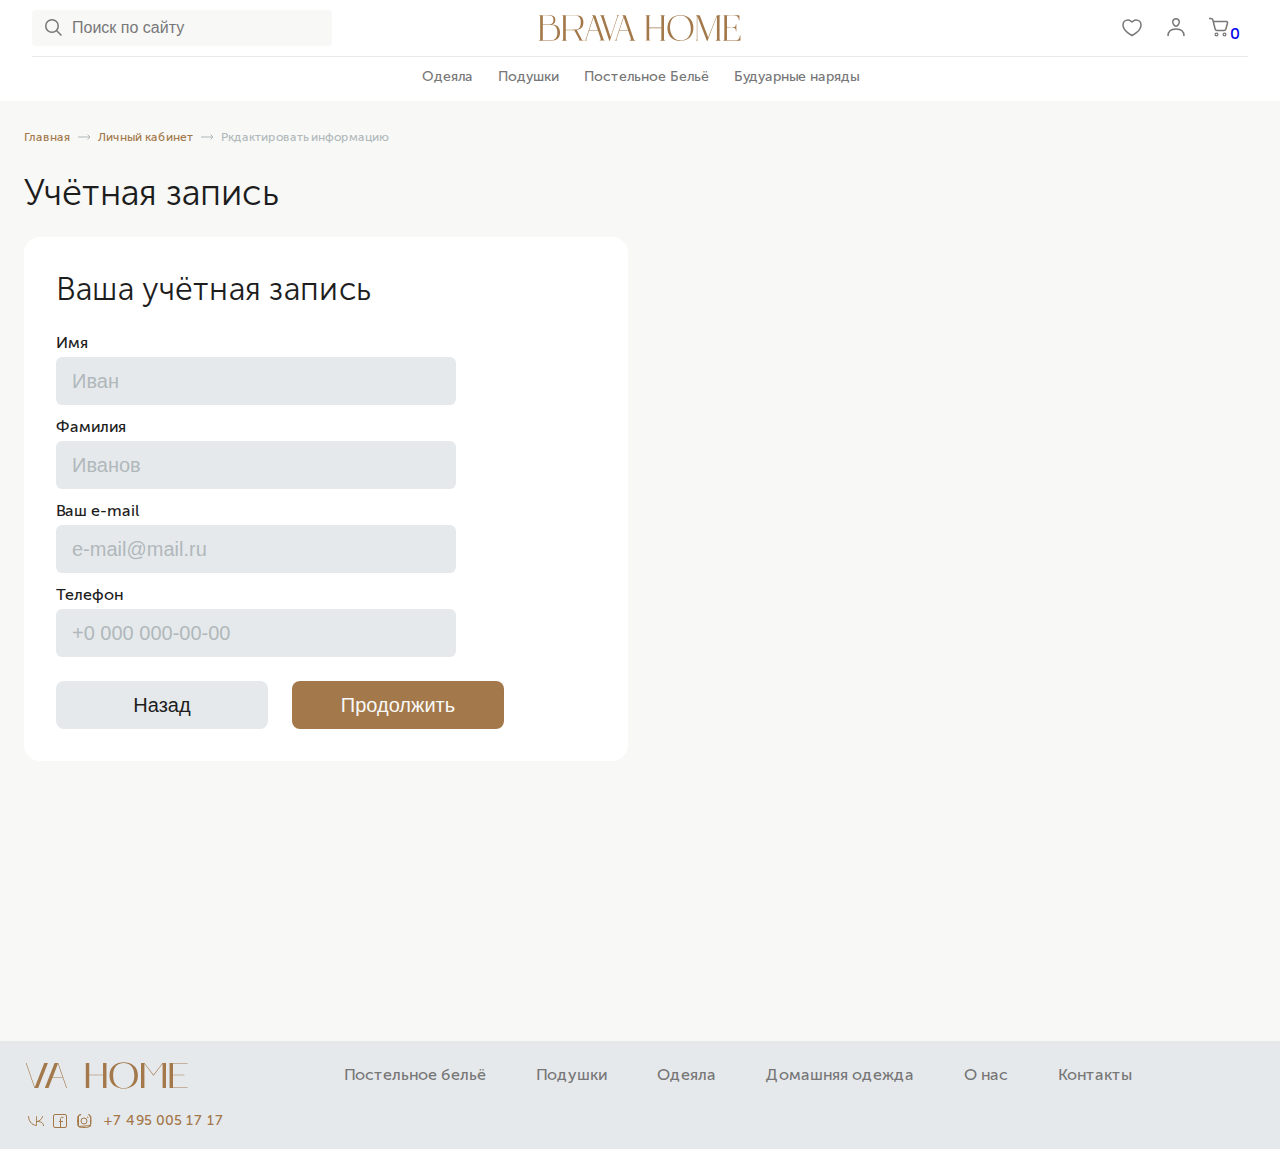
<file: account.html>
<!DOCTYPE html>
<html lang="ru">
  <head>
    <meta charset="utf-8">
    <meta http-equiv="X-UA-Compatible" content="IE=edge">
    <meta name="viewport" content="width=device-width, initial-scale=1">
    <!-- The above 3 meta tags *must* come first in the head; any other head content must come *after* these tags -->
    <title></title>

    <!-- CSS -->
    <link href="css/main.css" rel="stylesheet">
    <link href="css/media.css" rel="stylesheet">

    <link href="slick/slick.css" rel="stylesheet">
    <link href="slick/slick-theme.css" rel="stylesheet">
    <link rel="stylesheet" href="https://cdn.jsdelivr.net/npm/@fancyapps/ui/dist/fancybox.css"/>
    <!-- HTML5 shim and Respond.js for IE8 support of HTML5 elements and media queries -->
    <!-- WARNING: Respond.js doesn't work if you view the page via file:// -->
    <!--[if lt IE 9]>
      <script src="https://oss.maxcdn.com/html5shiv/3.7.2/html5shiv.min.js"></script>
      <script src="https://oss.maxcdn.com/respond/1.4.2/respond.min.js"></script>
    <![endif]-->
  </head>
   
  
  <body>

    <nav class="mt-mobile nav-open">
      <div class="mt-munu-mb">          
        <div class="header-navigation-wr">
          <div class="header-navigation">
            <div class="header_input">
              <input type="text" size="40" placeholder="Поиск по сайту">
            </div>
            
            <ul class="header_nav">
              <li class="header_nav-li">
                <a href="#">
                  Постельное бельё
                </a>
              </li>
              <li class="header_nav-li">
                <a href="#">
                  Подушки
                </a>
              </li>
              <li class="header_nav-li">
                <a href="#">
                  Одеяла
                </a>
              </li>
              <li class="header_nav-li">
                <a href="#">
                  Домашняя одежда
                </a>
              </li>
            </ul>
          </div>   
        </div>  
      </div>  
    </nav>
    
    <header class="header">
      <div class="container header_container">
        <div class="header_wrap">
          <div class="burger">
            <i>
              <svg width="18" height="13" viewBox="0 0 18 13" fill="none" xmlns="http://www.w3.org/2000/svg">
                <path d="M0 0V1H8.30769H10V0H0ZM0 6V7H18V6H8.30769H0ZM7 12V13H18V12H7Z" fill="#282522"></path>
              </svg>
            </i>
            <i>
              <svg width="18" height="18" viewBox="0 0 15 15" fill="none" xmlns="http://www.w3.org/2000/svg">
                <path d="M13.4179 0.969751C13.3769 0.9844 12.0293 2.31155 10.4238 3.91995L7.49998 6.84084L4.57908 3.91995C1.40037 0.744164 1.60251 0.928736 1.32712 0.98147C1.18357 1.00784 1.00779 1.18362 0.981421 1.32717C0.928687 1.60256 0.744116 1.40041 3.9199 4.5762L6.8408 7.50002L3.90525 10.4356C0.720679 13.626 0.89939 13.4268 0.949195 13.6992C0.975562 13.8369 1.16306 14.0244 1.30076 14.0508C1.57322 14.1006 1.374 14.2793 4.5615 11.0948L7.49998 8.1592L10.4355 11.0948C13.6289 14.2852 13.4267 14.1006 13.7021 14.0479C13.8457 14.0215 14.0215 13.8457 14.0478 13.7022C14.1006 13.4268 14.2851 13.6289 11.0947 10.4385L8.15916 7.50002L11.0947 4.56448C14.2763 1.37991 14.1006 1.57327 14.0508 1.30374C14.001 1.03713 13.6787 0.867212 13.4179 0.969751Z" fill="#282522"></path>
              </svg>
            </i>
          </div>
          <div class="header_left">
            <div class="header_input header_input-none" id="search">
              <input type="text" size="40" name="search" placeholder="Поиск по сайту" data-listener-added_c9b1a39c="true">
            </div>
          </div>
    
          <div class="header_logo">
            <a href="/">
              <img src="images/header_logo.svg" alt="">
            </a>
          </div>
    
          <div class="header_right">
            <ul class="header_ul">
              <li class="header_li">
                <a href="https://vitabrava-home.ru/index.php?route=account/wishlist">
                  <svg width="36" height="36" viewBox="0 0 36 36" fill="none" xmlns="http://www.w3.org/2000/svg">
                    <path d="M18 12L18.8624 11.2686C19.7238 10.6897 21 10 22 10C24.8339 10 27 12 27 15C27 18 25.2822 20.4862 22.3979 22.6921C21.6701 23.2487 19.0643 24.8759 18 25.5C16.942 24.842 14.3321 23.124 13.6034 22.5487C10.7195 20.272 9 18 9 15C9 12 11.1662 10 14 10C15 10 16.2759 10.6897 17.1373 11.2685L18 12Z" stroke="#777777" stroke-width="1.5"></path>
                  </svg>
                </a>
              </li>
              <li class="header_li">
                <a href="https://vitabrava-home.ru/index.php?route=account/account">
                  <svg width="36" height="36" viewBox="0 0 36 36" fill="none" xmlns="http://www.w3.org/2000/svg">
                    <path d="M21.25 12C21.25 12.8036 20.8732 13.9033 20.2206 14.8062C19.5598 15.7204 18.7561 16.25 18 16.25C17.2439 16.25 16.4402 15.7204 15.7794 14.8062C15.1268 13.9033 14.75 12.8036 14.75 12C14.75 10.9385 15.1252 10.1409 15.6881 9.60631C16.2569 9.06609 17.0649 8.75 18 8.75C18.9351 8.75 19.7431 9.06609 20.3119 9.60631C20.8748 10.1409 21.25 10.9385 21.25 12Z" stroke="#777777" stroke-width="1.5"></path>
                    <path d="M10 26C10 22 12 19 18 19C24 19 26 22 26 26" stroke="#777777" stroke-width="1.5"></path>
                  </svg>
                </a>
              </li>
              <li class="header_li">
                <a href="https://vitabrava-home.ru/index.php?route=checkout/cart">
                  <svg width="36" height="36" viewBox="0 0 36 36" fill="none" xmlns="http://www.w3.org/2000/svg">
                    <path d="M7 8.5H8.93845C9.85618 8.5 10.6561 9.12459 10.8787 10.0149L13.1213 18.9851C13.3439 19.8754 14.1438 20.5 15.0616 20.5H21.9646C22.8702 20.5 23.6627 19.8916 23.8967 19.0168L25.5706 12.7584C25.7404 12.1234 25.2618 11.5 24.6045 11.5H11.5435" stroke="#777777" stroke-width="1.5"></path>
                    <path d="M14.5 25.9C13.7286 25.9 13.1 25.2714 13.1 24.5C13.1 23.7286 13.7286 23.1 14.5 23.1C15.2714 23.1 15.9 23.7286 15.9 24.5C15.9 25.2714 15.2714 25.9 14.5 25.9Z" stroke="#777777" stroke-width="1.2"></path>
                    <path d="M22.5 25.9C21.7286 25.9 21.1 25.2714 21.1 24.5C21.1 23.7286 21.7286 23.1 22.5 23.1C23.2714 23.1 23.9 23.7286 23.9 24.5C23.9 25.2714 23.2714 25.9 22.5 25.9Z" stroke="#777777" stroke-width="1.2"></path>
                  </svg>
                  <span class="js-cart-total">0</span>
                </a>
                <!-- <div style="font-size: 0.8em; position: fixed; right: 15px; top: 28px;" class="js-cart-total">0</div> -->
              </li>
              
            </ul>
          </div>
        </div>
          <div class="header_left menu">        <ul class="header_nav">          <li class="header_nav-li">
                <a href="https://vitabrava-home.ru/index.php?route=product/category&amp;path=140">Одеяла
                </a>
              </li>          <li class="header_nav-li">
                <a href="https://vitabrava-home.ru/index.php?route=product/category&amp;path=139">Подушки
                </a>
              </li>          <li class="header_nav-li">
                <a href="https://vitabrava-home.ru/index.php?route=product/category&amp;path=138">Постельное Бельё
                </a>
              </li>          <li class="header_nav-li">
                <a href="https://vitabrava-home.ru/index.php?route=product/category&amp;path=141">Будуарные наряды
                </a>
              </li>        </ul>
    
          </div>
      </div>
    </header>

    
    <section class="seeds">
      <div class="container">
        <ul class="seeds_ul">
          <li class="seeds_li">
            <a href="#">
              Главная
            </a>
          </li>
          <li class="seeds_li">
            <a href="#">
              Личный кабинет
            </a>
          </li>
          <li class="seeds_li">
            Ркдактировать информацию
          </li>
        </ul>
      </div>
    </section>
    
    
  

    <div class="registration">
      <div class="container">
        <h2 class="title">Учётная запись</h2>
        <div class="reg__wrap">
        
          <div class="reg__block">
            <div class="reg__inner">
              <h2 class="title reg__h2">
                Ваша учётная запись
              </h2>
              <form action=""></form>

                <div class="reg__input_title">Имя</div>
                <div class="search_input input__reg">
                  <input type="text" size="40" placeholder="Иван">
                </div>

                <div class="reg__input_title">Фамилия</div>
                <div class="search_input input__reg">
                  <input type="text" size="40" placeholder="Иванов">
                </div>

                <div class="reg__input_title">Ваш e-mail</div>
                <div class="search_input input__reg">
                  <input type="mail" size="40" placeholder="e-mail@mail.ru">
                </div>

                <div class="reg__input_title">Телефон</div>
                <div class="search_input input__reg">
                  <input type="tel" size="40" placeholder="+0 000 000-00-00">
                </div>


         


                <div class="reg__btn acc__btn" >
                  <button class="acc__buttton">
                    Назад
                  </button>
                  <button>
                    Продолжить
                  </button>
                </div>
            </div>
          </div>
        </div>
      </div>
    </div>

 

    <footer class="footer">
      <div class="container">
        <div class="footer_wrap">
          <div class="footer_block">
            <div class="footer_logo">
              <a href="#">
                <img src="images/footer_logo.svg" alt="">
              </a>
            </div>
            <div class="footer_bottom">
              <ul class="footer_social">
                <li class="footer_social-li">
                  <a href="#">
                    <svg width="24" height="24" viewBox="0 0 24 24" fill="none" xmlns="http://www.w3.org/2000/svg">
                    <path d="M4.5 7C4.5 11 7 16 12.5 16.5C12.5 15.5 12.5 7 12.5 7" stroke="#A47846"/>
                    <path d="M18.5 7C18.5 9 16 12.5 12.5 12.5C14.5 12.5 19.5 12.5 19.5 17" stroke="#A47846"/>
                    </svg>
                  </a>
                </li>
                <li class="footer_social-li">
                  <a href="#">
                    <svg width="24" height="24" viewBox="0 0 24 24" fill="none" xmlns="http://www.w3.org/2000/svg">
                    <rect x="5.5" y="5.5" width="13" height="13" rx="1.5" stroke="#A47846"/>
                    <path d="M12.5 18.4999V9.65264C12.5 8.78753 13.2768 8.12947 14.1302 8.27169L15.5 8.5M11 12.5H15" stroke="#A47846"/>
                    </svg>
                  </a>
                </li>
                <li class="footer_social-li">
                  <a href="#">
                    <svg width="24" height="24" viewBox="0 0 24 24" fill="none" xmlns="http://www.w3.org/2000/svg">
                    <path d="M6.52841 6.52844C6.52842 6.52843 6.52843 6.52842 6.52844 6.52841C6.86514 6.19174 7.19553 5.9891 7.59583 5.83356L7.59587 5.83354C7.9845 5.68249 8.43905 5.57342 9.13669 5.54161L9.1367 5.5416L6.52841 6.52844ZM6.52841 6.52844C6.19174 6.86514 5.9891 7.19553 5.83356 7.59583L5.83354 7.59587C5.68249 7.9845 5.57342 8.43905 5.54161 9.13669L5.5416 9.1367C5.50806 9.87191 5.5 10.1014 5.5 12C5.5 13.8986 5.50806 14.1281 5.5416 14.8633L5.54161 14.8633C5.57342 15.561 5.68249 16.0155 5.83354 16.4041L5.83356 16.4042C5.9891 16.8045 6.19174 17.1349 6.52841 17.4716M6.52841 6.52844V17.4716M6.52841 17.4716C6.52842 17.4716 6.52843 17.4716 6.52844 17.4716M6.52841 17.4716L6.52844 17.4716M6.52844 17.4716C6.86514 17.8083 7.19554 18.0109 7.59585 18.1665C7.9845 18.3175 8.43905 18.4266 9.13669 18.4584L9.1367 18.4584C9.87191 18.4919 10.1014 18.5 12 18.5C13.8986 18.5 14.1281 18.4919 14.8633 18.4584L14.8633 18.4584C15.5609 18.4266 16.0155 18.3175 16.4041 18.1665C16.8045 18.0109 17.1349 17.8083 17.4716 17.4716C17.4716 17.4716 17.4716 17.4716 17.4716 17.4716M6.52844 17.4716L18.6325 16.5853C18.4536 17.0456 18.2143 17.436 17.8251 17.8251L17.4716 17.4716M17.4716 17.4716C17.8083 17.1349 18.0109 16.8045 18.1665 16.4041M17.4716 17.4716L18.1665 16.4041M18.1665 16.4041C18.3175 16.0155 18.4266 15.5609 18.4584 14.8633L18.4584 14.8633C18.4919 14.1281 18.5 13.8986 18.5 12C18.5 10.1014 18.4919 9.87191 18.4584 9.1367L18.4584 9.13669C18.4266 8.43905 18.3175 7.9845 18.1665 7.59585M18.1665 16.4041L18.9579 14.8861C18.9919 14.1395 19 13.9011 19 12C19 10.0989 18.9919 9.86053 18.9579 9.11391C18.9239 8.36884 18.8055 7.85999 18.6325 7.41473M18.1665 7.59585L18.6325 7.41473M18.1665 7.59585C18.1665 7.59585 18.1665 7.59584 18.1665 7.59584L18.6325 7.41473M18.1665 7.59585C18.0109 7.19554 17.8083 6.86514 17.4716 6.52844M18.6325 7.41473C18.4536 6.95442 18.2143 6.56405 17.8251 6.17487M17.8251 6.17487L17.4716 6.52844M17.8251 6.17487L17.4716 6.52841M17.8251 6.17487C17.436 5.78572 17.0456 5.54637 16.5853 5.3675L17.4716 6.52841M17.4716 6.52844C17.4716 6.52843 17.4716 6.52842 17.4716 6.52841M17.4716 6.52844C17.4716 6.52843 17.4716 6.52842 17.4716 6.52841" stroke="#A47846"/>
                    <circle cx="12" cy="12" r="3" stroke="#A47846"/>
                    <circle cx="15.75" cy="8.25" r="0.375" stroke="#A47846" stroke-width="0.75"/>
                    </svg>
                  </a>
                </li>
              </ul>
              <div class="footer_number">
                <a href="#">
                  +7 495 005 17 17
                </a>
              </div>
            </div>
          </div>
          <ul class="footer_nav">
            <li class="footer_nav-li">
              <a href="#">
                Постельное бельё
              </a>
            </li>
            <li class="footer_nav-li">
              <a href="#">
                Подушки
              </a>
            </li>
            <li class="footer_nav-li">
              <a href="#">
                Одеяла
              </a>
            </li>
            <li class="footer_nav-li">
              <a href="#">
                Домашняя одежда
              </a>
            </li>
            <li class="footer_nav-li">
              <a href="#">
                О нас
              </a>
            </li>
            <li class="footer_nav-li">
              <a href="#">
                Контакты
              </a>
            </li>
          </ul>
        </div>
      </div>
    </footer>


    
    <!-- jQuery (necessary for Bootstrap's JavaScript plugins) -->
    <script src="https://cdn.jsdelivr.net/npm/@fancyapps/ui@4.0/dist/fancybox.umd.js"></script>
    <script src="https://ajax.googleapis.com/ajax/libs/jquery/1.11.3/jquery.min.js"></script>
    <!-- Include all compiled plugins (below), or include individual files as needed -->
    <script src="slick/slick.min.js"></script>
    <script src="js/main.js"></script>

    <script>
      Fancybox.bind("#gallery a", {
        groupAll: true, // Group all items
        on: {
          ready: (fancybox) => {
            console.log(`fancybox #${fancybox.id} is ready!`);
          }
        }
      });
    </script>
  </body>
</html>
</file>
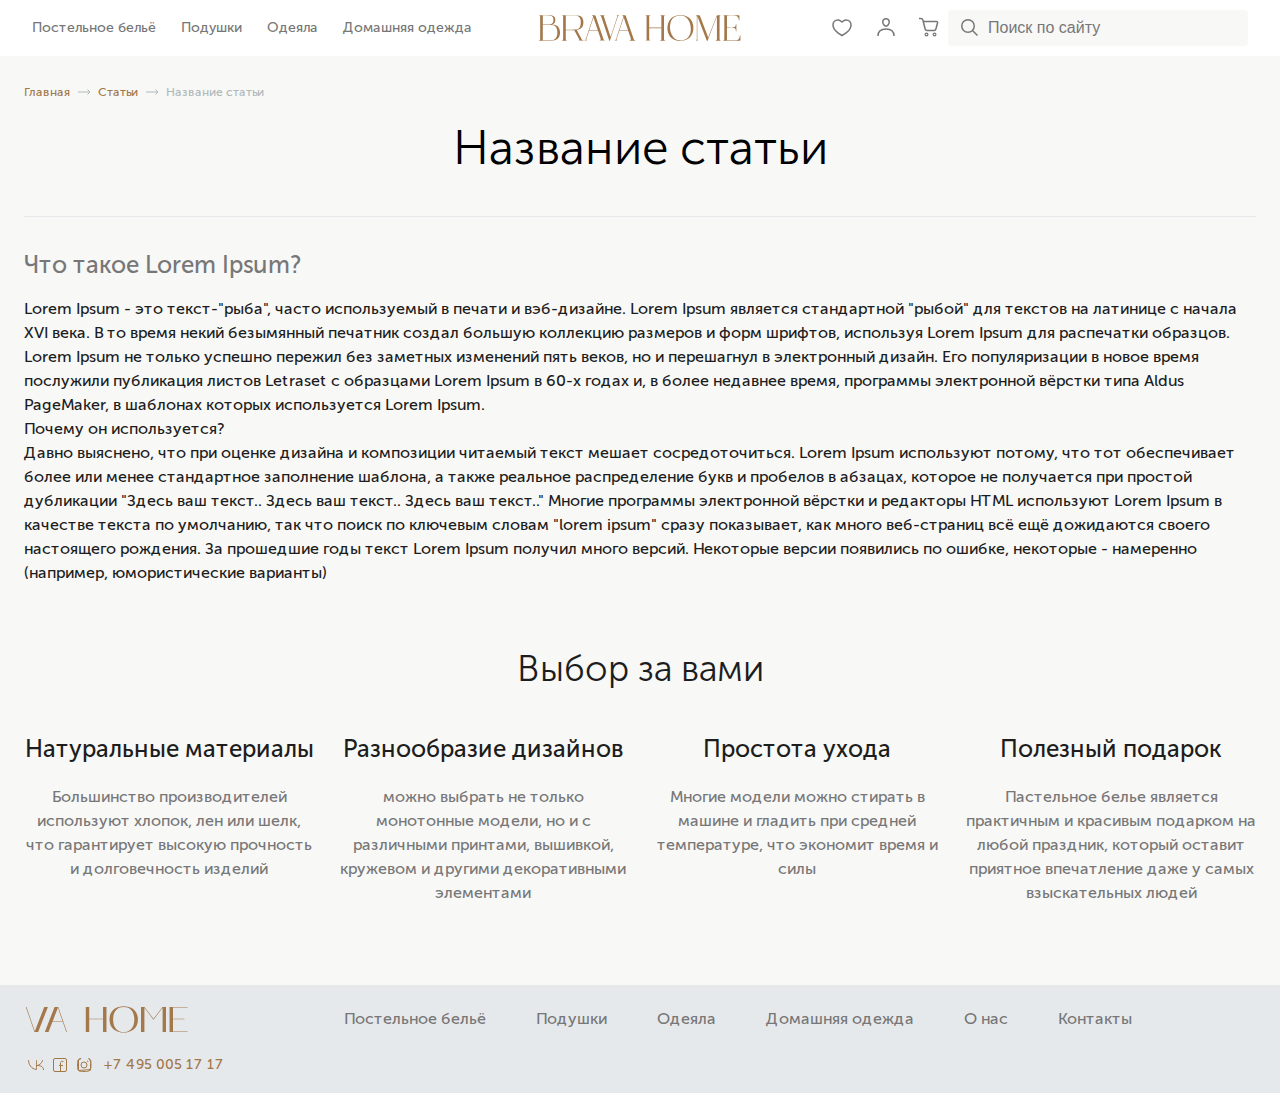
<file: article.html>
<!DOCTYPE html>
<html lang="ru">
  <head>
    <meta charset="utf-8">
    <meta http-equiv="X-UA-Compatible" content="IE=edge">
    <meta name="viewport" content="width=device-width, initial-scale=1">
    <!-- The above 3 meta tags *must* come first in the head; any other head content must come *after* these tags -->
    <title></title>

    <!-- CSS -->
    <link href="css/main.css" rel="stylesheet">
    <link href="css/media.css" rel="stylesheet">

    <link href="slick/slick.css" rel="stylesheet">
    <link href="slick/slick-theme.css" rel="stylesheet">
    <link rel="stylesheet" href="https://cdn.jsdelivr.net/npm/@fancyapps/ui/dist/fancybox.css"/>
    <!-- HTML5 shim and Respond.js for IE8 support of HTML5 elements and media queries -->
    <!-- WARNING: Respond.js doesn't work if you view the page via file:// -->
    <!--[if lt IE 9]>
      <script src="https://oss.maxcdn.com/html5shiv/3.7.2/html5shiv.min.js"></script>
      <script src="https://oss.maxcdn.com/respond/1.4.2/respond.min.js"></script>
    <![endif]-->
  </head>
   
  
  <body>

    <nav class="mt-mobile nav-open">
      <div class="mt-munu-mb">          
        <div class="header-navigation-wr">
          <div class="header-navigation">
            <div class="header_input">
              <input type="text" size="40" placeholder="Поиск по сайту">
            </div>
            
            <ul class="header_nav">
              <li class="header_nav-li">
                <a href="#">
                  Постельное бельё
                </a>
              </li>
              <li class="header_nav-li">
                <a href="#">
                  Подушки
                </a>
              </li>
              <li class="header_nav-li">
                <a href="#">
                  Одеяла
                </a>
              </li>
              <li class="header_nav-li">
                <a href="#">
                  Домашняя одежда
                </a>
              </li>
            </ul>
          </div>   
        </div>  
      </div>  
    </nav>
    
    <header class="header">
      <div class="container header_container">
        <div class="header_wrap">
          <div class="burger">
            <i>
              <svg width="18" height="13" viewBox="0 0 18 13" fill="none" xmlns="http://www.w3.org/2000/svg">
              <path d="M0 0V1H8.30769H10V0H0ZM0 6V7H18V6H8.30769H0ZM7 12V13H18V12H7Z" fill="#282522"/>
              </svg>
            </i>
            <i>
              <svg width="15" height="15" viewBox="0 0 15 15" fill="none" xmlns="http://www.w3.org/2000/svg">
              <path d="M13.4179 0.969751C13.3769 0.9844 12.0293 2.31155 10.4238 3.91995L7.49998 6.84084L4.57908 3.91995C1.40037 0.744164 1.60251 0.928736 1.32712 0.98147C1.18357 1.00784 1.00779 1.18362 0.981421 1.32717C0.928687 1.60256 0.744116 1.40041 3.9199 4.5762L6.8408 7.50002L3.90525 10.4356C0.720679 13.626 0.89939 13.4268 0.949195 13.6992C0.975562 13.8369 1.16306 14.0244 1.30076 14.0508C1.57322 14.1006 1.374 14.2793 4.5615 11.0948L7.49998 8.1592L10.4355 11.0948C13.6289 14.2852 13.4267 14.1006 13.7021 14.0479C13.8457 14.0215 14.0215 13.8457 14.0478 13.7022C14.1006 13.4268 14.2851 13.6289 11.0947 10.4385L8.15916 7.50002L11.0947 4.56448C14.2763 1.37991 14.1006 1.57327 14.0508 1.30374C14.001 1.03713 13.6787 0.867212 13.4179 0.969751Z" fill="#282522"/>
              </svg>
            </i> 
          </div>
          <div class="header_left">
            <ul class="header_nav">
              <li class="header_nav-li">
                <a href="#">
                  Постельное бельё
                </a>
              </li>
              <li class="header_nav-li">
                <a href="#">
                  Подушки
                </a>
              </li>
              <li class="header_nav-li">
                <a href="#">
                  Одеяла
                </a>
              </li>
              <li class="header_nav-li">
                <a href="#">
                  Домашняя одежда
                </a>
              </li>
            </ul>
          </div>
          <div class="header_logo">
            <a href="#">
              <img src="images/header_logo.svg" alt="">
            </a>
          </div>
          <div class="header_right">
            <div class="header_input header_input-none">
              <input type="text" size="40" placeholder="Поиск по сайту">
            </div>
            <ul class="header_ul">
              <li class="header_li">
                <a href="#">
                  <svg width="36" height="36" viewBox="0 0 36 36" fill="none" xmlns="http://www.w3.org/2000/svg">
                  <path d="M18 12L18.8624 11.2686C19.7238 10.6897 21 10 22 10C24.8339 10 27 12 27 15C27 18 25.2822 20.4862 22.3979 22.6921C21.6701 23.2487 19.0643 24.8759 18 25.5C16.942 24.842 14.3321 23.124 13.6034 22.5487C10.7195 20.272 9 18 9 15C9 12 11.1662 10 14 10C15 10 16.2759 10.6897 17.1373 11.2685L18 12Z" stroke="#777777" stroke-width="1.5"/>
                  </svg>
                </a>
              </li>
              <li class="header_li">
                <a href="#">
                  <svg width="36" height="36" viewBox="0 0 36 36" fill="none" xmlns="http://www.w3.org/2000/svg">
                  <path d="M21.25 12C21.25 12.8036 20.8732 13.9033 20.2206 14.8062C19.5598 15.7204 18.7561 16.25 18 16.25C17.2439 16.25 16.4402 15.7204 15.7794 14.8062C15.1268 13.9033 14.75 12.8036 14.75 12C14.75 10.9385 15.1252 10.1409 15.6881 9.60631C16.2569 9.06609 17.0649 8.75 18 8.75C18.9351 8.75 19.7431 9.06609 20.3119 9.60631C20.8748 10.1409 21.25 10.9385 21.25 12Z" stroke="#777777" stroke-width="1.5"/>
                  <path d="M10 26C10 22 12 19 18 19C24 19 26 22 26 26" stroke="#777777" stroke-width="1.5"/>
                  </svg>
                </a>
              </li>
              <li class="header_li">
                <a href="#">
                  <svg width="36" height="36" viewBox="0 0 36 36" fill="none" xmlns="http://www.w3.org/2000/svg">
                  <path d="M7 8.5H8.93845C9.85618 8.5 10.6561 9.12459 10.8787 10.0149L13.1213 18.9851C13.3439 19.8754 14.1438 20.5 15.0616 20.5H21.9646C22.8702 20.5 23.6627 19.8916 23.8967 19.0168L25.5706 12.7584C25.7404 12.1234 25.2618 11.5 24.6045 11.5H11.5435" stroke="#777777" stroke-width="1.5"/>
                  <path d="M14.5 25.9C13.7286 25.9 13.1 25.2714 13.1 24.5C13.1 23.7286 13.7286 23.1 14.5 23.1C15.2714 23.1 15.9 23.7286 15.9 24.5C15.9 25.2714 15.2714 25.9 14.5 25.9Z" stroke="#777777" stroke-width="1.2"/>
                  <path d="M22.5 25.9C21.7286 25.9 21.1 25.2714 21.1 24.5C21.1 23.7286 21.7286 23.1 22.5 23.1C23.2714 23.1 23.9 23.7286 23.9 24.5C23.9 25.2714 23.2714 25.9 22.5 25.9Z" stroke="#777777" stroke-width="1.2"/>
                  </svg>
                </a>
              </li>
            </ul>
          </div>
        </div>
      </div>
    </header>


    
    <section class="seeds">
      <div class="container">
        <ul class="seeds_ul">
          <li class="seeds_li">
            <a href="#">
              Главная
            </a>
          </li>
          <li class="seeds_li">
            <a href="#">
              Статьи 
            </a>
          </li>
          <li class="seeds_li">
            Название статьи
          </li>
        </ul>
      </div>
    </section>

    
    
    <section class="catalog">
      <div class="container">
        <div class="title_border">
          <h1 class="title2 title_center">
            Название статьи 
          </h1>
        </div>
      </div>
    </section>
    

    <section class="article">
      <div class="container">
        <h2>
          Что такое Lorem Ipsum?
        </h2>
        <div class="article_pd">
          <p>
            Lorem Ipsum - это текст-"рыба", часто используемый в печати и вэб-дизайне. Lorem Ipsum является стандартной "рыбой" для текстов на латинице с начала XVI века. В то время некий безымянный печатник создал большую коллекцию размеров и форм шрифтов, используя Lorem Ipsum для распечатки образцов. Lorem Ipsum не только успешно пережил без заметных изменений пять веков, но и перешагнул в электронный дизайн. Его популяризации в новое время послужили публикация листов Letraset с образцами Lorem Ipsum в 60-х годах и, в более недавнее время, программы электронной вёрстки типа Aldus PageMaker, в шаблонах которых используется Lorem Ipsum.
          </p>
          <p>
            Почему он используется?
          </p>
          <p>
            Давно выяснено, что при оценке дизайна и композиции читаемый текст мешает сосредоточиться. Lorem Ipsum используют потому, что тот обеспечивает более или менее стандартное заполнение шаблона, а также реальное распределение букв и пробелов в абзацах, которое не получается при простой дубликации "Здесь ваш текст.. Здесь ваш текст.. Здесь ваш текст.." Многие программы электронной вёрстки и редакторы HTML используют Lorem Ipsum в качестве текста по умолчанию, так что поиск по ключевым словам "lorem ipsum" сразу показывает, как много веб-страниц всё ещё дожидаются своего настоящего рождения. За прошедшие годы текст Lorem Ipsum получил много версий. Некоторые версии появились по ошибке, некоторые - намеренно (например, юмористические варианты)
          </p>
        </div>
      </div>
    </section>
    

    <section class="choice">
      <div class="container">
        <h2 class="title title_center">
          Выбор за вами
        </h2>
      </div>
      <div class="container choice_container">
        <div class="choice_wrap">
          <div class="choice_block">
            <div class="choice_title">
              Натуральные материалы
            </div>
            <div class="choice_suptitle">
              Большинство производителей используют хлопок, лен или шелк, что гарантирует высокую прочность и долговечность изделий
            </div>
          </div>
          <div class="choice_block">
            <div class="choice_title">
              Разнообразие дизайнов
            </div>
            <div class="choice_suptitle">
              можно выбрать не только монотонные модели, но и с различными принтами, вышивкой, кружевом и другими декоративными элементами
            </div>
          </div>
          <div class="choice_block">
            <div class="choice_title">
              Простота ухода
            </div>
            <div class="choice_suptitle">
              Многие модели можно стирать в машине и гладить при средней температуре, что экономит время и силы
            </div>
          </div>
          <div class="choice_block">
            <div class="choice_title">
              Полезный подарок 
            </div>
            <div class="choice_suptitle">
              Пастельное белье является практичным и красивым подарком на любой праздник, который оставит приятное впечатление даже у самых взыскательных людей
            </div>
          </div>
        </div>
      </div>
    </section>

    <footer class="footer">
      <div class="container">
        <div class="footer_wrap">
          <div class="footer_block">
            <div class="footer_logo">
              <a href="#">
                <img src="images/footer_logo.svg" alt="">
              </a>
            </div>
            <div class="footer_bottom">
              <ul class="footer_social">
                <li class="footer_social-li">
                  <a href="#">
                    <svg width="24" height="24" viewBox="0 0 24 24" fill="none" xmlns="http://www.w3.org/2000/svg">
                    <path d="M4.5 7C4.5 11 7 16 12.5 16.5C12.5 15.5 12.5 7 12.5 7" stroke="#A47846"/>
                    <path d="M18.5 7C18.5 9 16 12.5 12.5 12.5C14.5 12.5 19.5 12.5 19.5 17" stroke="#A47846"/>
                    </svg>
                  </a>
                </li>
                <li class="footer_social-li">
                  <a href="#">
                    <svg width="24" height="24" viewBox="0 0 24 24" fill="none" xmlns="http://www.w3.org/2000/svg">
                    <rect x="5.5" y="5.5" width="13" height="13" rx="1.5" stroke="#A47846"/>
                    <path d="M12.5 18.4999V9.65264C12.5 8.78753 13.2768 8.12947 14.1302 8.27169L15.5 8.5M11 12.5H15" stroke="#A47846"/>
                    </svg>
                  </a>
                </li>
                <li class="footer_social-li">
                  <a href="#">
                    <svg width="24" height="24" viewBox="0 0 24 24" fill="none" xmlns="http://www.w3.org/2000/svg">
                    <path d="M6.52841 6.52844C6.52842 6.52843 6.52843 6.52842 6.52844 6.52841C6.86514 6.19174 7.19553 5.9891 7.59583 5.83356L7.59587 5.83354C7.9845 5.68249 8.43905 5.57342 9.13669 5.54161L9.1367 5.5416L6.52841 6.52844ZM6.52841 6.52844C6.19174 6.86514 5.9891 7.19553 5.83356 7.59583L5.83354 7.59587C5.68249 7.9845 5.57342 8.43905 5.54161 9.13669L5.5416 9.1367C5.50806 9.87191 5.5 10.1014 5.5 12C5.5 13.8986 5.50806 14.1281 5.5416 14.8633L5.54161 14.8633C5.57342 15.561 5.68249 16.0155 5.83354 16.4041L5.83356 16.4042C5.9891 16.8045 6.19174 17.1349 6.52841 17.4716M6.52841 6.52844V17.4716M6.52841 17.4716C6.52842 17.4716 6.52843 17.4716 6.52844 17.4716M6.52841 17.4716L6.52844 17.4716M6.52844 17.4716C6.86514 17.8083 7.19554 18.0109 7.59585 18.1665C7.9845 18.3175 8.43905 18.4266 9.13669 18.4584L9.1367 18.4584C9.87191 18.4919 10.1014 18.5 12 18.5C13.8986 18.5 14.1281 18.4919 14.8633 18.4584L14.8633 18.4584C15.5609 18.4266 16.0155 18.3175 16.4041 18.1665C16.8045 18.0109 17.1349 17.8083 17.4716 17.4716C17.4716 17.4716 17.4716 17.4716 17.4716 17.4716M6.52844 17.4716L18.6325 16.5853C18.4536 17.0456 18.2143 17.436 17.8251 17.8251L17.4716 17.4716M17.4716 17.4716C17.8083 17.1349 18.0109 16.8045 18.1665 16.4041M17.4716 17.4716L18.1665 16.4041M18.1665 16.4041C18.3175 16.0155 18.4266 15.5609 18.4584 14.8633L18.4584 14.8633C18.4919 14.1281 18.5 13.8986 18.5 12C18.5 10.1014 18.4919 9.87191 18.4584 9.1367L18.4584 9.13669C18.4266 8.43905 18.3175 7.9845 18.1665 7.59585M18.1665 16.4041L18.9579 14.8861C18.9919 14.1395 19 13.9011 19 12C19 10.0989 18.9919 9.86053 18.9579 9.11391C18.9239 8.36884 18.8055 7.85999 18.6325 7.41473M18.1665 7.59585L18.6325 7.41473M18.1665 7.59585C18.1665 7.59585 18.1665 7.59584 18.1665 7.59584L18.6325 7.41473M18.1665 7.59585C18.0109 7.19554 17.8083 6.86514 17.4716 6.52844M18.6325 7.41473C18.4536 6.95442 18.2143 6.56405 17.8251 6.17487M17.8251 6.17487L17.4716 6.52844M17.8251 6.17487L17.4716 6.52841M17.8251 6.17487C17.436 5.78572 17.0456 5.54637 16.5853 5.3675L17.4716 6.52841M17.4716 6.52844C17.4716 6.52843 17.4716 6.52842 17.4716 6.52841M17.4716 6.52844C17.4716 6.52843 17.4716 6.52842 17.4716 6.52841" stroke="#A47846"/>
                    <circle cx="12" cy="12" r="3" stroke="#A47846"/>
                    <circle cx="15.75" cy="8.25" r="0.375" stroke="#A47846" stroke-width="0.75"/>
                    </svg>
                  </a>
                </li>
              </ul>
              <div class="footer_number">
                <a href="#">
                  +7 495 005 17 17
                </a>
              </div>
            </div>
          </div>
          <ul class="footer_nav">
            <li class="footer_nav-li">
              <a href="#">
                Постельное бельё
              </a>
            </li>
            <li class="footer_nav-li">
              <a href="#">
                Подушки
              </a>
            </li>
            <li class="footer_nav-li">
              <a href="#">
                Одеяла
              </a>
            </li>
            <li class="footer_nav-li">
              <a href="#">
                Домашняя одежда
              </a>
            </li>
            <li class="footer_nav-li">
              <a href="#">
                О нас
              </a>
            </li>
            <li class="footer_nav-li">
              <a href="#">
                Контакты
              </a>
            </li>
          </ul>
        </div>
      </div>
    </footer>




    <div class="modal js-modal modal-bg modal-nowrap" data-modal="1">
      <div class="modal__inner modal-border">
        <div class="modal-close-button">
          <button class="button-close-modal js-close-modal">
              <img loading="lazy" class="js-close-modal" src="images/personal-burger-close.svg" alt="">
          </button>     
        </div>  
        
        
        <div class="filter_title">
          Фильтр товаров
        </div>
        
      
      <div class="filter_price">
        <div class="filter_price-title">
          Цена
        </div>
        <div class="filter_price-range">
          <div class="price-input">
            <ol class="filter_ol">
              <li class="filter_li">
                <div class="field">
                  <input type="number" class="input-min" value="0">
                  <span class="field-absolute">
                    ₽
                  </span>
                </div>
                <div></div>
                <div class="field">
                  <input type="number" class="input-max" value="120000">
                  <span class="field-absolute">
                    ₽
                  </span>
                </div>
              </li>
            </ol>
          </div>
          <div class="slider2">
            <div class="progress"></div>
          </div>
          <div class="range-input">
            <input type="range" class="range-min" min="0" max="120000" value="0" step="500">
            <input type="range" class="range-max" min="0" max="120000" value="120000" step="500">
          </div>
        </div>
      </div>
      <div class="filter_size">
        <div class="filter_price-title">
          Размер
        </div>
        <div class="filter_pd">
          <div class="filter_chekbox">
            <label class="checkbox-main">
              <input type="checkbox" name="1">
              <span class="checkbox"></span>
              <div class="checkbox-title">
               Полуторный (145 x 200)
              </div>  
            </label>
          </div>
          <div class="filter_chekbox">
            <label class="checkbox-main">
              <input type="checkbox" name="1">
              <span class="checkbox"></span>
              <div class="checkbox-title">
               Двуспальный евро (200 x 210)
              </div>  
            </label>
          </div>
          <div class="filter_chekbox">
            <label class="checkbox-main">
              <input type="checkbox" name="1">
              <span class="checkbox"></span>
              <div class="checkbox-title">
               Двуспальный кинг сайз (220 x 240)
              </div>  
            </label>
          </div>
          <div class="filter_chekbox">
            <label class="checkbox-main">
              <input type="checkbox" name="1">
              <span class="checkbox"></span>
              <div class="checkbox-title">
               Двуспальный (175 x 205)
              </div>  
            </label>
          </div>
        </div>
      </div>
      <div class="filter_button">
        <button>
          Применить
        </button>
      </div>
           
      </div>
    </div>


    
    <!-- jQuery (necessary for Bootstrap's JavaScript plugins) -->
    <script src="https://cdn.jsdelivr.net/npm/@fancyapps/ui@4.0/dist/fancybox.umd.js"></script>
    <script src="https://ajax.googleapis.com/ajax/libs/jquery/1.11.3/jquery.min.js"></script>
    <!-- Include all compiled plugins (below), or include individual files as needed -->
    <script src="slick/slick.min.js"></script>
    <script src="js/main.js"></script>

    <script>
      Fancybox.bind("#gallery a", {
        groupAll: true, // Group all items
        on: {
          ready: (fancybox) => {
            console.log(`fancybox #${fancybox.id} is ready!`);
          }
        }
      });
    </script>
  </body>
</html>
</file>
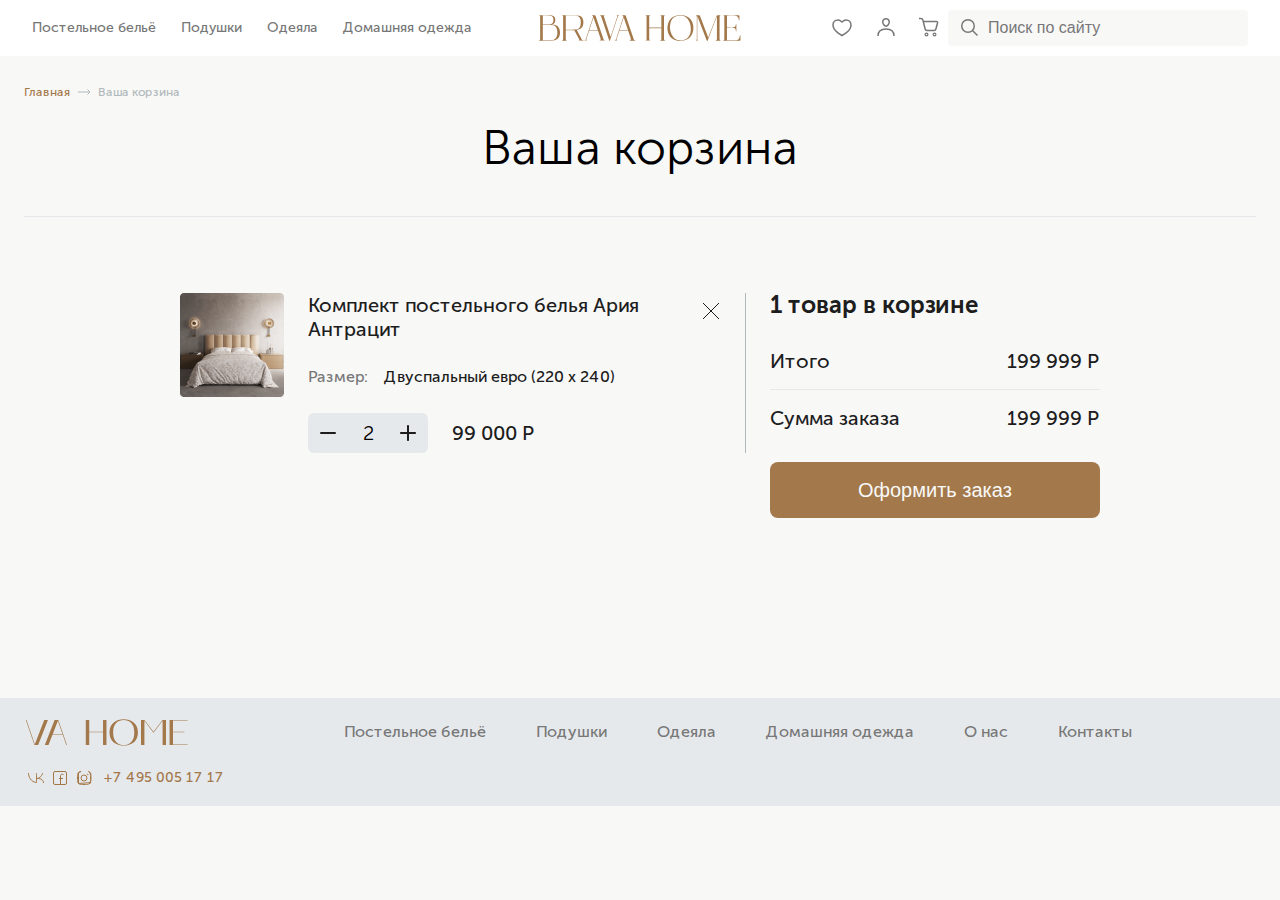
<file: basket.html>
<!DOCTYPE html>
<html lang="ru">
  <head>
    <meta charset="utf-8">
    <meta http-equiv="X-UA-Compatible" content="IE=edge">
    <meta name="viewport" content="width=device-width, initial-scale=1">
    <!-- The above 3 meta tags *must* come first in the head; any other head content must come *after* these tags -->
    <title></title>

    <!-- CSS -->
    <link href="css/main.css" rel="stylesheet">
    <link href="css/media.css" rel="stylesheet">

    <link href="slick/slick.css" rel="stylesheet">
    <link href="slick/slick-theme.css" rel="stylesheet">
    <link rel="stylesheet" href="https://cdn.jsdelivr.net/npm/@fancyapps/ui/dist/fancybox.css"/>
    <!-- HTML5 shim and Respond.js for IE8 support of HTML5 elements and media queries -->
    <!-- WARNING: Respond.js doesn't work if you view the page via file:// -->
    <!--[if lt IE 9]>
      <script src="https://oss.maxcdn.com/html5shiv/3.7.2/html5shiv.min.js"></script>
      <script src="https://oss.maxcdn.com/respond/1.4.2/respond.min.js"></script>
    <![endif]-->
  </head>
   
  
  <body>

    <nav class="mt-mobile nav-open">
      <div class="mt-munu-mb">          
        <div class="header-navigation-wr">
          <div class="header-navigation">
            <div class="header_input">
              <input type="text" size="40" placeholder="Поиск по сайту">
            </div>
            
            <ul class="header_nav">
              <li class="header_nav-li">
                <a href="#">
                  Постельное бельё
                </a>
              </li>
              <li class="header_nav-li">
                <a href="#">
                  Подушки
                </a>
              </li>
              <li class="header_nav-li">
                <a href="#">
                  Одеяла
                </a>
              </li>
              <li class="header_nav-li">
                <a href="#">
                  Домашняя одежда
                </a>
              </li>
            </ul>
          </div>   
        </div>  
      </div>  
    </nav>
    
    <header class="header">
      <div class="container header_container">
        <div class="header_wrap">
          <div class="burger">
            <i>
              <svg width="18" height="13" viewBox="0 0 18 13" fill="none" xmlns="http://www.w3.org/2000/svg">
              <path d="M0 0V1H8.30769H10V0H0ZM0 6V7H18V6H8.30769H0ZM7 12V13H18V12H7Z" fill="#282522"/>
              </svg>
            </i>
            <i>
              <svg width="15" height="15" viewBox="0 0 15 15" fill="none" xmlns="http://www.w3.org/2000/svg">
              <path d="M13.4179 0.969751C13.3769 0.9844 12.0293 2.31155 10.4238 3.91995L7.49998 6.84084L4.57908 3.91995C1.40037 0.744164 1.60251 0.928736 1.32712 0.98147C1.18357 1.00784 1.00779 1.18362 0.981421 1.32717C0.928687 1.60256 0.744116 1.40041 3.9199 4.5762L6.8408 7.50002L3.90525 10.4356C0.720679 13.626 0.89939 13.4268 0.949195 13.6992C0.975562 13.8369 1.16306 14.0244 1.30076 14.0508C1.57322 14.1006 1.374 14.2793 4.5615 11.0948L7.49998 8.1592L10.4355 11.0948C13.6289 14.2852 13.4267 14.1006 13.7021 14.0479C13.8457 14.0215 14.0215 13.8457 14.0478 13.7022C14.1006 13.4268 14.2851 13.6289 11.0947 10.4385L8.15916 7.50002L11.0947 4.56448C14.2763 1.37991 14.1006 1.57327 14.0508 1.30374C14.001 1.03713 13.6787 0.867212 13.4179 0.969751Z" fill="#282522"/>
              </svg>
            </i> 
          </div>
          <div class="header_left">
            <ul class="header_nav">
              <li class="header_nav-li">
                <a href="#">
                  Постельное бельё
                </a>
              </li>
              <li class="header_nav-li">
                <a href="#">
                  Подушки
                </a>
              </li>
              <li class="header_nav-li">
                <a href="#">
                  Одеяла
                </a>
              </li>
              <li class="header_nav-li">
                <a href="#">
                  Домашняя одежда
                </a>
              </li>
            </ul>
          </div>
          <div class="header_logo">
            <a href="#">
              <img src="images/header_logo.svg" alt="">
            </a>
          </div>
          <div class="header_right">
            <div class="header_input header_input-none">
              <input type="text" size="40" placeholder="Поиск по сайту">
            </div>
            <ul class="header_ul">
              <li class="header_li">
                <a href="#">
                  <svg width="36" height="36" viewBox="0 0 36 36" fill="none" xmlns="http://www.w3.org/2000/svg">
                  <path d="M18 12L18.8624 11.2686C19.7238 10.6897 21 10 22 10C24.8339 10 27 12 27 15C27 18 25.2822 20.4862 22.3979 22.6921C21.6701 23.2487 19.0643 24.8759 18 25.5C16.942 24.842 14.3321 23.124 13.6034 22.5487C10.7195 20.272 9 18 9 15C9 12 11.1662 10 14 10C15 10 16.2759 10.6897 17.1373 11.2685L18 12Z" stroke="#777777" stroke-width="1.5"/>
                  </svg>
                </a>
              </li>
              <li class="header_li">
                <a href="#">
                  <svg width="36" height="36" viewBox="0 0 36 36" fill="none" xmlns="http://www.w3.org/2000/svg">
                  <path d="M21.25 12C21.25 12.8036 20.8732 13.9033 20.2206 14.8062C19.5598 15.7204 18.7561 16.25 18 16.25C17.2439 16.25 16.4402 15.7204 15.7794 14.8062C15.1268 13.9033 14.75 12.8036 14.75 12C14.75 10.9385 15.1252 10.1409 15.6881 9.60631C16.2569 9.06609 17.0649 8.75 18 8.75C18.9351 8.75 19.7431 9.06609 20.3119 9.60631C20.8748 10.1409 21.25 10.9385 21.25 12Z" stroke="#777777" stroke-width="1.5"/>
                  <path d="M10 26C10 22 12 19 18 19C24 19 26 22 26 26" stroke="#777777" stroke-width="1.5"/>
                  </svg>
                </a>
              </li>
              <li class="header_li">
                <a href="#">
                  <svg width="36" height="36" viewBox="0 0 36 36" fill="none" xmlns="http://www.w3.org/2000/svg">
                  <path d="M7 8.5H8.93845C9.85618 8.5 10.6561 9.12459 10.8787 10.0149L13.1213 18.9851C13.3439 19.8754 14.1438 20.5 15.0616 20.5H21.9646C22.8702 20.5 23.6627 19.8916 23.8967 19.0168L25.5706 12.7584C25.7404 12.1234 25.2618 11.5 24.6045 11.5H11.5435" stroke="#777777" stroke-width="1.5"/>
                  <path d="M14.5 25.9C13.7286 25.9 13.1 25.2714 13.1 24.5C13.1 23.7286 13.7286 23.1 14.5 23.1C15.2714 23.1 15.9 23.7286 15.9 24.5C15.9 25.2714 15.2714 25.9 14.5 25.9Z" stroke="#777777" stroke-width="1.2"/>
                  <path d="M22.5 25.9C21.7286 25.9 21.1 25.2714 21.1 24.5C21.1 23.7286 21.7286 23.1 22.5 23.1C23.2714 23.1 23.9 23.7286 23.9 24.5C23.9 25.2714 23.2714 25.9 22.5 25.9Z" stroke="#777777" stroke-width="1.2"/>
                  </svg>
                </a>
              </li>
            </ul>
          </div>
        </div>
      </div>
    </header>


    
    <section class="seeds">
      <div class="container">
        <ul class="seeds_ul">
          <li class="seeds_li">
            <a href="#">
              Главная
            </a>
          </li>
          <li class="seeds_li">
            Ваша корзина
          </li>
        </ul>
      </div>
    </section>

    
    
    <section class="catalog">
      <div class="container">
        <div class="title_border">
          <h1 class="title2 title_center">
            Ваша корзина
          </h1>
        </div> 
      </div>
      <div class="container">
        <div class="basket">
          <div class="basket_wrap">
            <div class="basket_block">
              <div class="basket_product">
                <div class="basket_product-img">
                  <img src="images/basket_product-img.png" alt="">
                </div>
                <div class="basket_product-info">
                  <div class="basket_product-top">
                    <div class="basket_product-title">
                      Комплект постельного белья Ария Антрацит
                    </div>
                    <div class="basket_product-close">
                      <button>
                        <svg width="36" height="36" viewBox="0 0 36 36" fill="none" xmlns="http://www.w3.org/2000/svg">
                        <path d="M10 10L26 26" stroke="#1D1D1D" stroke-linejoin="round"/>
                        <path d="M26 10L10 26" stroke="#1D1D1D" stroke-linejoin="round"/>
                        </svg>
                      </button>
                    </div>
                  </div>
                  <div class="basket_product-suptitle">
                    Размер:<span>Двуспальный евро  (220 x 240)</span>
                  </div>
                  <div class="basket_product-inner">
                    <div class="basket_product-border">
                      <div class="basket_product-icon">
                        <button>
                          <svg width="24" height="24" viewBox="0 0 24 24" fill="none" xmlns="http://www.w3.org/2000/svg">
                          <rect x="4" y="11" width="16" height="2" rx="1" fill="#1D1D1D"/>
                          </svg>
                        </button>
                      </div>
                      <div class="basket_product-number">
                        2
                      </div>
                      <div class="basket_product-icon">
                        <button>
                          <svg width="24" height="24" viewBox="0 0 24 24" fill="none" xmlns="http://www.w3.org/2000/svg">
                          <path fill-rule="evenodd" clip-rule="evenodd" d="M11 19C11 19.5523 11.4477 20 12 20C12.5523 20 13 19.5523 13 19V13H19C19.5523 13 20 12.5523 20 12C20 11.4477 19.5523 11 19 11H13V5C13 4.44772 12.5523 4 12 4C11.4477 4 11 4.44772 11 5V11H5C4.44772 11 4 11.4477 4 12C4 12.5523 4.44772 13 5 13H11V19Z" fill="#1D1D1D"/>
                          </svg>
                        </button>
                      </div>
                    </div>
                    <div class="basket_product-price">
                      99 000 Р
                    </div>
                  </div>
                </div>
              </div>
            </div>
            <div class="basket_block2">
              <div class="title_basket">
                1 товар в корзине
              </div>
              <div class="basket_pd">
                <div class="basket_info">
                  <div class="basket_title">
                    Итого
                  </div>
                  <div class="basket_title">
                    199 999 Р
                  </div>
                </div>
                <div class="basket_info">
                  <div class="basket_title">
                    Сумма заказа
                  </div>
                  <div class="basket_title">
                    199 999 Р
                  </div>
                </div>
              </div>
              <div class="basket_button">
                <button>
                  Оформить заказ
                </button>
              </div>
            </div>
          </div>
        </div>
      </div>
    </section>
    

    

    

    <footer class="footer">
      <div class="container">
        <div class="footer_wrap">
          <div class="footer_block">
            <div class="footer_logo">
              <a href="#">
                <img src="images/footer_logo.svg" alt="">
              </a>
            </div>
            <div class="footer_bottom">
              <ul class="footer_social">
                <li class="footer_social-li">
                  <a href="#">
                    <svg width="24" height="24" viewBox="0 0 24 24" fill="none" xmlns="http://www.w3.org/2000/svg">
                    <path d="M4.5 7C4.5 11 7 16 12.5 16.5C12.5 15.5 12.5 7 12.5 7" stroke="#A47846"/>
                    <path d="M18.5 7C18.5 9 16 12.5 12.5 12.5C14.5 12.5 19.5 12.5 19.5 17" stroke="#A47846"/>
                    </svg>
                  </a>
                </li>
                <li class="footer_social-li">
                  <a href="#">
                    <svg width="24" height="24" viewBox="0 0 24 24" fill="none" xmlns="http://www.w3.org/2000/svg">
                    <rect x="5.5" y="5.5" width="13" height="13" rx="1.5" stroke="#A47846"/>
                    <path d="M12.5 18.4999V9.65264C12.5 8.78753 13.2768 8.12947 14.1302 8.27169L15.5 8.5M11 12.5H15" stroke="#A47846"/>
                    </svg>
                  </a>
                </li>
                <li class="footer_social-li">
                  <a href="#">
                    <svg width="24" height="24" viewBox="0 0 24 24" fill="none" xmlns="http://www.w3.org/2000/svg">
                    <path d="M6.52841 6.52844C6.52842 6.52843 6.52843 6.52842 6.52844 6.52841C6.86514 6.19174 7.19553 5.9891 7.59583 5.83356L7.59587 5.83354C7.9845 5.68249 8.43905 5.57342 9.13669 5.54161L9.1367 5.5416L6.52841 6.52844ZM6.52841 6.52844C6.19174 6.86514 5.9891 7.19553 5.83356 7.59583L5.83354 7.59587C5.68249 7.9845 5.57342 8.43905 5.54161 9.13669L5.5416 9.1367C5.50806 9.87191 5.5 10.1014 5.5 12C5.5 13.8986 5.50806 14.1281 5.5416 14.8633L5.54161 14.8633C5.57342 15.561 5.68249 16.0155 5.83354 16.4041L5.83356 16.4042C5.9891 16.8045 6.19174 17.1349 6.52841 17.4716M6.52841 6.52844V17.4716M6.52841 17.4716C6.52842 17.4716 6.52843 17.4716 6.52844 17.4716M6.52841 17.4716L6.52844 17.4716M6.52844 17.4716C6.86514 17.8083 7.19554 18.0109 7.59585 18.1665C7.9845 18.3175 8.43905 18.4266 9.13669 18.4584L9.1367 18.4584C9.87191 18.4919 10.1014 18.5 12 18.5C13.8986 18.5 14.1281 18.4919 14.8633 18.4584L14.8633 18.4584C15.5609 18.4266 16.0155 18.3175 16.4041 18.1665C16.8045 18.0109 17.1349 17.8083 17.4716 17.4716C17.4716 17.4716 17.4716 17.4716 17.4716 17.4716M6.52844 17.4716L18.6325 16.5853C18.4536 17.0456 18.2143 17.436 17.8251 17.8251L17.4716 17.4716M17.4716 17.4716C17.8083 17.1349 18.0109 16.8045 18.1665 16.4041M17.4716 17.4716L18.1665 16.4041M18.1665 16.4041C18.3175 16.0155 18.4266 15.5609 18.4584 14.8633L18.4584 14.8633C18.4919 14.1281 18.5 13.8986 18.5 12C18.5 10.1014 18.4919 9.87191 18.4584 9.1367L18.4584 9.13669C18.4266 8.43905 18.3175 7.9845 18.1665 7.59585M18.1665 16.4041L18.9579 14.8861C18.9919 14.1395 19 13.9011 19 12C19 10.0989 18.9919 9.86053 18.9579 9.11391C18.9239 8.36884 18.8055 7.85999 18.6325 7.41473M18.1665 7.59585L18.6325 7.41473M18.1665 7.59585C18.1665 7.59585 18.1665 7.59584 18.1665 7.59584L18.6325 7.41473M18.1665 7.59585C18.0109 7.19554 17.8083 6.86514 17.4716 6.52844M18.6325 7.41473C18.4536 6.95442 18.2143 6.56405 17.8251 6.17487M17.8251 6.17487L17.4716 6.52844M17.8251 6.17487L17.4716 6.52841M17.8251 6.17487C17.436 5.78572 17.0456 5.54637 16.5853 5.3675L17.4716 6.52841M17.4716 6.52844C17.4716 6.52843 17.4716 6.52842 17.4716 6.52841M17.4716 6.52844C17.4716 6.52843 17.4716 6.52842 17.4716 6.52841" stroke="#A47846"/>
                    <circle cx="12" cy="12" r="3" stroke="#A47846"/>
                    <circle cx="15.75" cy="8.25" r="0.375" stroke="#A47846" stroke-width="0.75"/>
                    </svg>
                  </a>
                </li>
              </ul>
              <div class="footer_number">
                <a href="#">
                  +7 495 005 17 17
                </a>
              </div>
            </div>
          </div>
          <ul class="footer_nav">
            <li class="footer_nav-li">
              <a href="#">
                Постельное бельё
              </a>
            </li>
            <li class="footer_nav-li">
              <a href="#">
                Подушки
              </a>
            </li>
            <li class="footer_nav-li">
              <a href="#">
                Одеяла
              </a>
            </li>
            <li class="footer_nav-li">
              <a href="#">
                Домашняя одежда
              </a>
            </li>
            <li class="footer_nav-li">
              <a href="#">
                О нас
              </a>
            </li>
            <li class="footer_nav-li">
              <a href="#">
                Контакты
              </a>
            </li>
          </ul>
        </div>
      </div>
    </footer>




    <div class="modal js-modal modal-bg modal-nowrap" data-modal="1">
      <div class="modal__inner modal-border">
        <div class="modal-close-button">
          <button class="button-close-modal js-close-modal">
              <img loading="lazy" class="js-close-modal" src="images/personal-burger-close.svg" alt="">
          </button>     
        </div>  
        
        
        <div class="filter_title">
          Фильтр товаров
        </div>
        
      
      <div class="filter_price">
        <div class="filter_price-title">
          Цена
        </div>
        <div class="filter_price-range">
          <div class="price-input">
            <ol class="filter_ol">
              <li class="filter_li">
                <div class="field">
                  <input type="number" class="input-min" value="0">
                  <span class="field-absolute">
                    ₽
                  </span>
                </div>
                <div></div>
                <div class="field">
                  <input type="number" class="input-max" value="120000">
                  <span class="field-absolute">
                    ₽
                  </span>
                </div>
              </li>
            </ol>
          </div>
          <div class="slider2">
            <div class="progress"></div>
          </div>
          <div class="range-input">
            <input type="range" class="range-min" min="0" max="120000" value="0" step="500">
            <input type="range" class="range-max" min="0" max="120000" value="120000" step="500">
          </div>
        </div>
      </div>
      <div class="filter_size">
        <div class="filter_price-title">
          Размер
        </div>
        <div class="filter_pd">
          <div class="filter_chekbox">
            <label class="checkbox-main">
              <input type="checkbox" name="1">
              <span class="checkbox"></span>
              <div class="checkbox-title">
               Полуторный (145 x 200)
              </div>  
            </label>
          </div>
          <div class="filter_chekbox">
            <label class="checkbox-main">
              <input type="checkbox" name="1">
              <span class="checkbox"></span>
              <div class="checkbox-title">
               Двуспальный евро (200 x 210)
              </div>  
            </label>
          </div>
          <div class="filter_chekbox">
            <label class="checkbox-main">
              <input type="checkbox" name="1">
              <span class="checkbox"></span>
              <div class="checkbox-title">
               Двуспальный кинг сайз (220 x 240)
              </div>  
            </label>
          </div>
          <div class="filter_chekbox">
            <label class="checkbox-main">
              <input type="checkbox" name="1">
              <span class="checkbox"></span>
              <div class="checkbox-title">
               Двуспальный (175 x 205)
              </div>  
            </label>
          </div>
        </div>
      </div>
      <div class="filter_button">
        <button>
          Применить
        </button>
      </div>
           
      </div>
    </div>


    
    <!-- jQuery (necessary for Bootstrap's JavaScript plugins) -->
    <script src="https://cdn.jsdelivr.net/npm/@fancyapps/ui@4.0/dist/fancybox.umd.js"></script>
    <script src="https://ajax.googleapis.com/ajax/libs/jquery/1.11.3/jquery.min.js"></script>
    <!-- Include all compiled plugins (below), or include individual files as needed -->
    <script src="slick/slick.min.js"></script>
    <script src="js/main.js"></script>

    <script>
      Fancybox.bind("#gallery a", {
        groupAll: true, // Group all items
        on: {
          ready: (fancybox) => {
            console.log(`fancybox #${fancybox.id} is ready!`);
          }
        }
      });
    </script>
  </body>
</html>
</file>
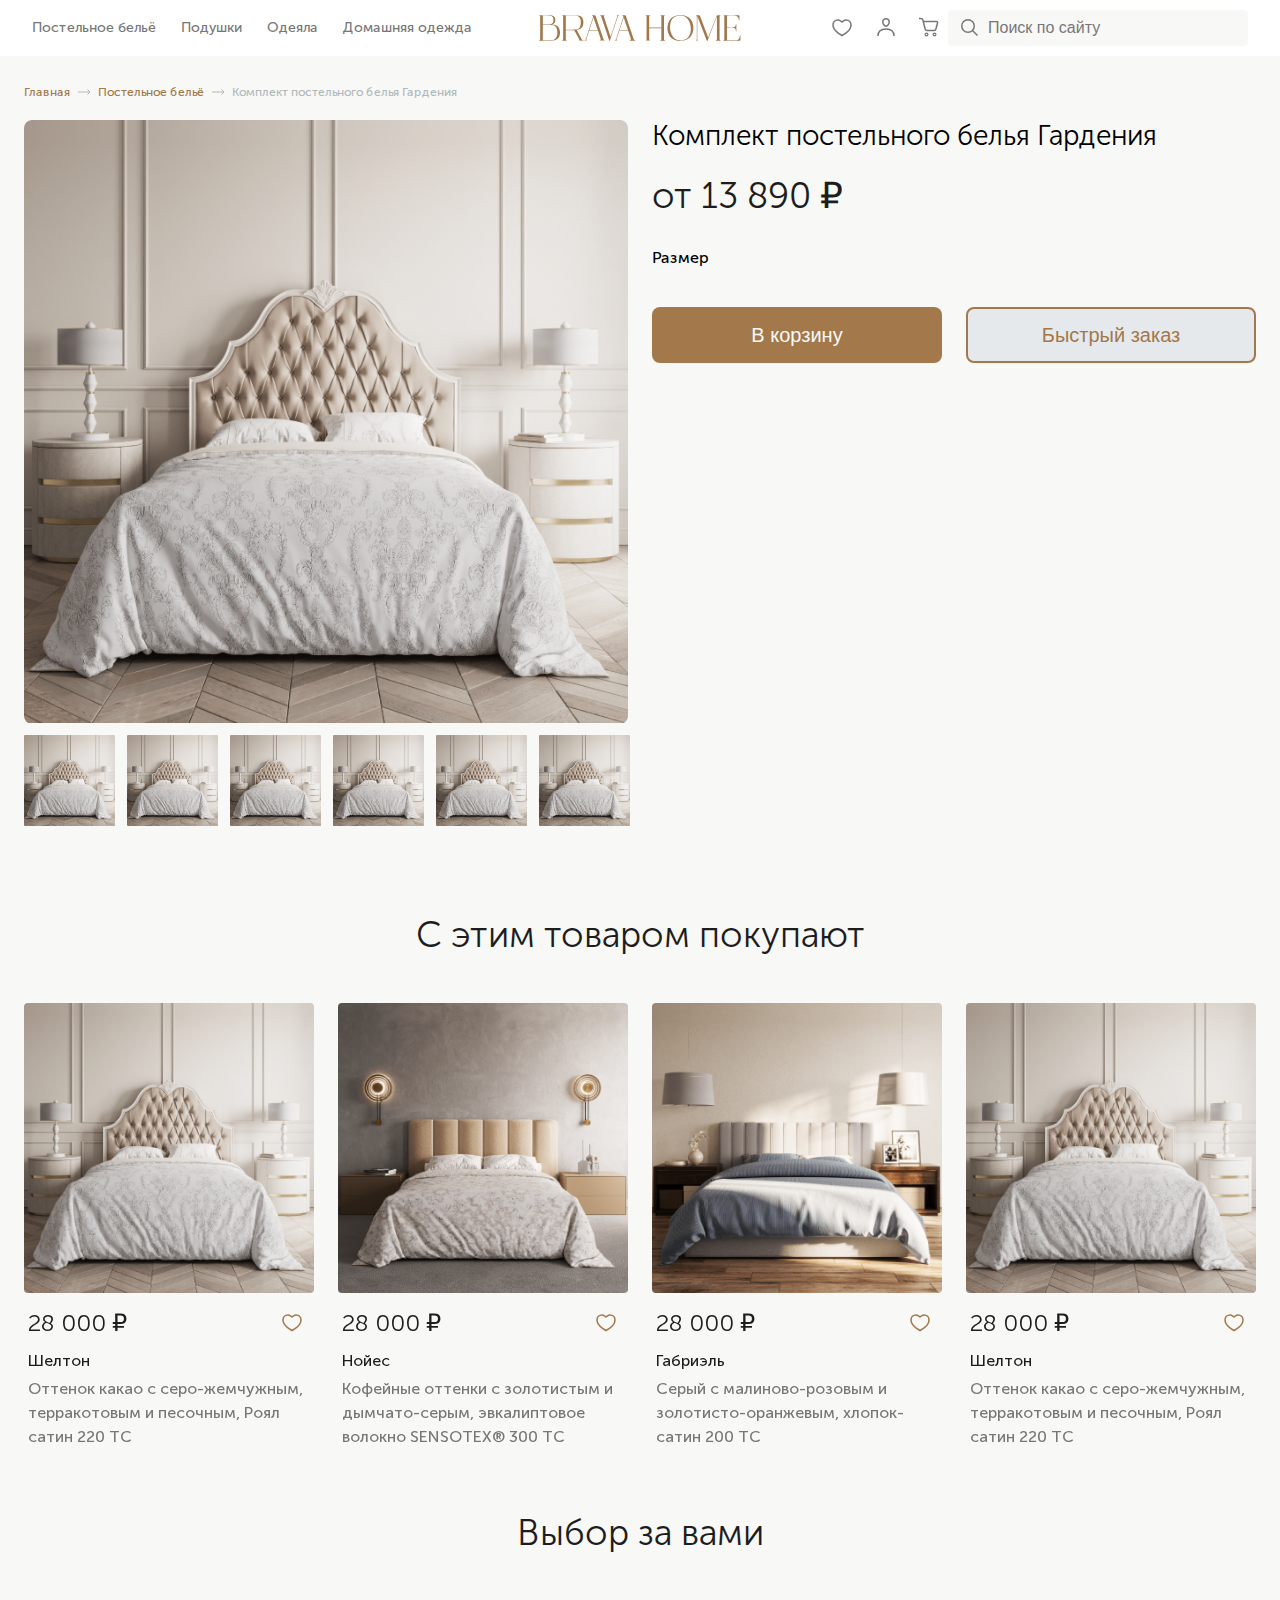
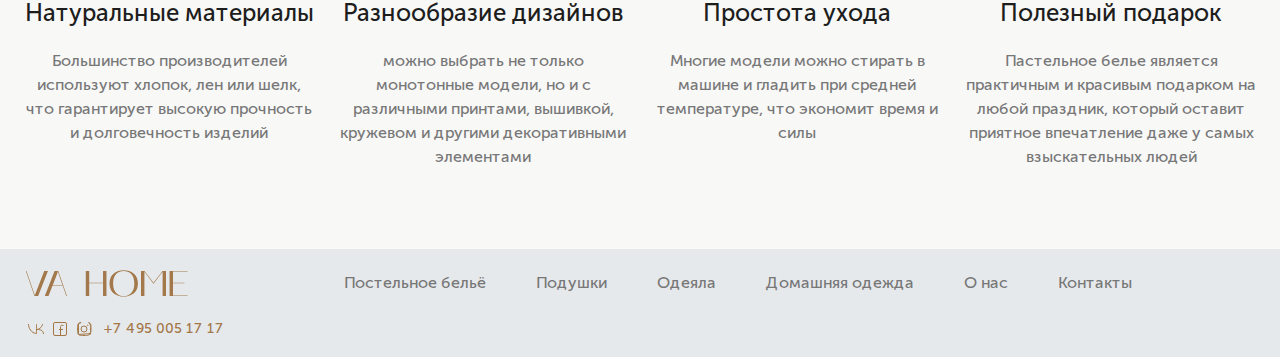
<file: card.html>
<!DOCTYPE html>
<html lang="ru">
  <head>
    <meta charset="utf-8">
    <meta http-equiv="X-UA-Compatible" content="IE=edge">
    <meta name="viewport" content="width=device-width, initial-scale=1">
    <!-- The above 3 meta tags *must* come first in the head; any other head content must come *after* these tags -->
    <title></title>

    <!-- CSS -->
    <link href="css/main.css" rel="stylesheet">
    <link href="css/media.css" rel="stylesheet">

    <link href="slick/slick.css" rel="stylesheet">
    <link href="slick/slick-theme.css" rel="stylesheet">
    <link rel="stylesheet" href="https://cdn.jsdelivr.net/npm/@fancyapps/ui/dist/fancybox.css"/>
    <!-- HTML5 shim and Respond.js for IE8 support of HTML5 elements and media queries -->
    <!-- WARNING: Respond.js doesn't work if you view the page via file:// -->
    <!--[if lt IE 9]>
      <script src="https://oss.maxcdn.com/html5shiv/3.7.2/html5shiv.min.js"></script>
      <script src="https://oss.maxcdn.com/respond/1.4.2/respond.min.js"></script>
    <![endif]-->
  </head>
   
  
  <body>

    <nav class="mt-mobile nav-open">
      <div class="mt-munu-mb">          
        <div class="header-navigation-wr">
          <div class="header-navigation">
            <div class="header_input">
              <input type="text" size="40" placeholder="Поиск по сайту">
            </div>
            
            <ul class="header_nav">
              <li class="header_nav-li">
                <a href="#">
                  Постельное бельё
                </a>
              </li>
              <li class="header_nav-li">
                <a href="#">
                  Подушки
                </a>
              </li>
              <li class="header_nav-li">
                <a href="#">
                  Одеяла
                </a>
              </li>
              <li class="header_nav-li">
                <a href="#">
                  Домашняя одежда
                </a>
              </li>
            </ul>
          </div>   
        </div>  
      </div>  
    </nav>
    
    <header class="header">
      <div class="container header_container">
        <div class="header_wrap">
          <div class="burger">
            <i>
              <svg width="18" height="13" viewBox="0 0 18 13" fill="none" xmlns="http://www.w3.org/2000/svg">
              <path d="M0 0V1H8.30769H10V0H0ZM0 6V7H18V6H8.30769H0ZM7 12V13H18V12H7Z" fill="#282522"/>
              </svg>
            </i>
            <i>
              <svg width="15" height="15" viewBox="0 0 15 15" fill="none" xmlns="http://www.w3.org/2000/svg">
              <path d="M13.4179 0.969751C13.3769 0.9844 12.0293 2.31155 10.4238 3.91995L7.49998 6.84084L4.57908 3.91995C1.40037 0.744164 1.60251 0.928736 1.32712 0.98147C1.18357 1.00784 1.00779 1.18362 0.981421 1.32717C0.928687 1.60256 0.744116 1.40041 3.9199 4.5762L6.8408 7.50002L3.90525 10.4356C0.720679 13.626 0.89939 13.4268 0.949195 13.6992C0.975562 13.8369 1.16306 14.0244 1.30076 14.0508C1.57322 14.1006 1.374 14.2793 4.5615 11.0948L7.49998 8.1592L10.4355 11.0948C13.6289 14.2852 13.4267 14.1006 13.7021 14.0479C13.8457 14.0215 14.0215 13.8457 14.0478 13.7022C14.1006 13.4268 14.2851 13.6289 11.0947 10.4385L8.15916 7.50002L11.0947 4.56448C14.2763 1.37991 14.1006 1.57327 14.0508 1.30374C14.001 1.03713 13.6787 0.867212 13.4179 0.969751Z" fill="#282522"/>
              </svg>
            </i> 
          </div>
          <div class="header_left">
            <ul class="header_nav">
              <li class="header_nav-li">
                <a href="#">
                  Постельное бельё
                </a>
              </li>
              <li class="header_nav-li">
                <a href="#">
                  Подушки
                </a>
              </li>
              <li class="header_nav-li">
                <a href="#">
                  Одеяла
                </a>
              </li>
              <li class="header_nav-li">
                <a href="#">
                  Домашняя одежда
                </a>
              </li>
            </ul>
          </div>
          <div class="header_logo">
            <a href="#">
              <img src="images/header_logo.svg" alt="">
            </a>
          </div>
          <div class="header_right">
            <div class="header_input header_input-none">
              <input type="text" size="40" placeholder="Поиск по сайту">
            </div>
            <ul class="header_ul">
              <li class="header_li">
                <a href="#">
                  <svg width="36" height="36" viewBox="0 0 36 36" fill="none" xmlns="http://www.w3.org/2000/svg">
                  <path d="M18 12L18.8624 11.2686C19.7238 10.6897 21 10 22 10C24.8339 10 27 12 27 15C27 18 25.2822 20.4862 22.3979 22.6921C21.6701 23.2487 19.0643 24.8759 18 25.5C16.942 24.842 14.3321 23.124 13.6034 22.5487C10.7195 20.272 9 18 9 15C9 12 11.1662 10 14 10C15 10 16.2759 10.6897 17.1373 11.2685L18 12Z" stroke="#777777" stroke-width="1.5"/>
                  </svg>
                </a>
              </li>
              <li class="header_li">
                <a href="#">
                  <svg width="36" height="36" viewBox="0 0 36 36" fill="none" xmlns="http://www.w3.org/2000/svg">
                  <path d="M21.25 12C21.25 12.8036 20.8732 13.9033 20.2206 14.8062C19.5598 15.7204 18.7561 16.25 18 16.25C17.2439 16.25 16.4402 15.7204 15.7794 14.8062C15.1268 13.9033 14.75 12.8036 14.75 12C14.75 10.9385 15.1252 10.1409 15.6881 9.60631C16.2569 9.06609 17.0649 8.75 18 8.75C18.9351 8.75 19.7431 9.06609 20.3119 9.60631C20.8748 10.1409 21.25 10.9385 21.25 12Z" stroke="#777777" stroke-width="1.5"/>
                  <path d="M10 26C10 22 12 19 18 19C24 19 26 22 26 26" stroke="#777777" stroke-width="1.5"/>
                  </svg>
                </a>
              </li>
              <li class="header_li">
                <a href="#">
                  <svg width="36" height="36" viewBox="0 0 36 36" fill="none" xmlns="http://www.w3.org/2000/svg">
                  <path d="M7 8.5H8.93845C9.85618 8.5 10.6561 9.12459 10.8787 10.0149L13.1213 18.9851C13.3439 19.8754 14.1438 20.5 15.0616 20.5H21.9646C22.8702 20.5 23.6627 19.8916 23.8967 19.0168L25.5706 12.7584C25.7404 12.1234 25.2618 11.5 24.6045 11.5H11.5435" stroke="#777777" stroke-width="1.5"/>
                  <path d="M14.5 25.9C13.7286 25.9 13.1 25.2714 13.1 24.5C13.1 23.7286 13.7286 23.1 14.5 23.1C15.2714 23.1 15.9 23.7286 15.9 24.5C15.9 25.2714 15.2714 25.9 14.5 25.9Z" stroke="#777777" stroke-width="1.2"/>
                  <path d="M22.5 25.9C21.7286 25.9 21.1 25.2714 21.1 24.5C21.1 23.7286 21.7286 23.1 22.5 23.1C23.2714 23.1 23.9 23.7286 23.9 24.5C23.9 25.2714 23.2714 25.9 22.5 25.9Z" stroke="#777777" stroke-width="1.2"/>
                  </svg>
                </a>
              </li>
            </ul>
          </div>
        </div>
      </div>
    </header>


    
    <section class="seeds">
      <div class="container">
        <ul class="seeds_ul">
          <li class="seeds_li">
            <a href="#">
              Главная
            </a>
          </li>
          <li class="seeds_li">
            <a href="#">
              Постельное бельё 
            </a>
          </li>
          <li class="seeds_li">
            Комплект постельного белья Гардения
          </li>
        </ul>
      </div>
    </section>
    
    
    <section class="card">
      <div class="container">
        <div class="card_wrap">
          <div class="card_block">
            <div class="card_big">
              <div class="slider carts" id="gallery">   
                  <div data-fancybox="gallery">
                    <a href="images/card-slayder-img.png" class="highslide">
                      <img src="images/card-slayder-img.png">
                    </a>
                  </div>
                  <div data-fancybox="gallery">
                    <a href="images/card-slayder-img.png" class="highslide">
                      <img src="images/card-slayder-img.png">
                    </a>
                  </div>
                  <div data-fancybox="gallery">
                    <a href="images/card-slayder-img.png" class="highslide">
                      <img src="images/card-slayder-img.png">
                    </a>
                  </div>
                  <div data-fancybox="gallery">
                    <a href="images/card-slayder-img.png" class="highslide">
                      <img src="images/card-slayder-img.png">
                    </a>
                  </div>
                  <div data-fancybox="gallery">
                    <a href="images/card-slayder-img.png" class="highslide">
                      <img src="images/card-slayder-img.png">
                    </a>
                  </div>
                  <div data-fancybox="gallery">
                    <a href="images/card-slayder-img.png" class="highslide">
                      <img src="images/card-slayder-img.png">
                    </a>
                  </div>
              </div>
            </div>
            <div class="card_inner">
              <div class="iss">   
                    <div class="slick is"><img src="images/card-slayder-img.png"></div>
                    <div class="slick is"><img src="images/card-slayder-img.png"></div>
                    <div class="slick is"><img src="images/card-slayder-img.png"></div>
                    <div class="slick is"><img src="images/card-slayder-img.png"></div>
                    <div class="slick is"><img src="images/card-slayder-img.png"></div>
                    <div class="slick is"><img src="images/card-slayder-img.png"></div>
                    <div class="slick is"><img src="images/card-slayder-img.png"></div>
                    <div class="slick is"><img src="images/card-slayder-img.png"></div>
                </div>
            </div>
          </div>
          <div class="card_block2">
            <h1 class="title_card">
              Комплект постельного белья Гардения
            </h1>
            <div class="card_price">
              <h2 class="title">
                от 13 890 ₽
              </h2>
            </div>
            <div class="card_select">
              <div class="select">
                <input class="select__input" type="hidden" name="">
                <div class="select__head">Размер</div>
                <ul class="select__list" style="display: none;">
                  <li class="select__item">Полуторный (145 x 200)</li>
                  <li class="select__item">Двуспальный евро (200 x 210)</li>
                  <li class="select__item">Двуспальный кинг сайз (220 x 240)</li>
                  <li class="select__item">Двуспальный (175 x 205)</li>
                  
                </ul>
              </div>
            </div>
            <div class="card_buttons">
              <div class="card_button">
                <button>
                  В корзину
                </button>
              </div>
              <div class="card_button2">
                <button>
                  Быстрый заказ
                </button>
              </div>
            </div>
          </div>
        </div>
      </div>
    </section>

    <section class="new">
      <div class="container">
        <h2 class="title title_center">
          С этим товаром покупают
        </h2>
      </div>
      <div class="container new_container">
        <div class="new_wrap">
          <div class="new_slayder">
            <div class="slider new_sl">
              <div>
                <div class="new_slayder-block">
                  <div class="new_slayder_border">
                    <div class="new_img"> 
                      <img src="images/new_img.png" alt="">
                    </div>
                    <div class="new_pd">
                      <div class="new_top">
                        <div class="new_price">
                          28 000 ₽
                        </div>
                        <div class="new_favorite">
                          <button>
                            <svg width="36" height="36" viewBox="0 0 36 36" fill="none" xmlns="http://www.w3.org/2000/svg">
                            <path d="M18 12L18.8624 11.2686C19.7238 10.6897 21 10 22 10C24.8339 10 27 12 27 15C27 18 25.2822 20.4862 22.3979 22.6921C21.6701 23.2487 19.0643 24.8759 18 25.5C16.942 24.842 14.3321 23.124 13.6034 22.5487C10.7195 20.272 9 18 9 15C9 12 11.1662 10 14 10C15 10 16.2759 10.6897 17.1373 11.2685L18 12Z" stroke="#A3784A" stroke-width="1.5"/>
                            </svg>
                          </button>
                        </div>
                      </div>
                      <div class="new_title">
                        <a href="#">
                          Шелтон
                        </a>
                      </div>
                      <div class="new_suptitle">
                        Оттенок какао с серо-жемчужным, терракотовым и песочным, Роял сатин 220 ТС
                      </div>
                    </div>
                  </div>
                </div>
              </div>
              <div>
                <div class="new_slayder-block">
                  <div class="new_slayder_border">
                    <div class="new_img"> 
                      <img src="images/new_img2.png" alt="">
                    </div>
                    <div class="new_pd">
                      <div class="new_top">
                        <div class="new_price">
                          28 000 ₽
                        </div>
                        <div class="new_favorite">
                          <button>
                            <svg width="36" height="36" viewBox="0 0 36 36" fill="none" xmlns="http://www.w3.org/2000/svg">
                            <path d="M18 12L18.8624 11.2686C19.7238 10.6897 21 10 22 10C24.8339 10 27 12 27 15C27 18 25.2822 20.4862 22.3979 22.6921C21.6701 23.2487 19.0643 24.8759 18 25.5C16.942 24.842 14.3321 23.124 13.6034 22.5487C10.7195 20.272 9 18 9 15C9 12 11.1662 10 14 10C15 10 16.2759 10.6897 17.1373 11.2685L18 12Z" stroke="#A3784A" stroke-width="1.5"/>
                            </svg>
                          </button>
                        </div>
                      </div>
                      <div class="new_title">
                        <a href="#">
                          Нойес
                        </a>
                      </div>
                      <div class="new_suptitle">
                        Кофейные оттенки с золотистым и дымчато-серым, эвкалиптовое волокно SENSOTEX® 300 ТС
                      </div>
                    </div>
                  </div>
                </div>
              </div>
              <div>
                <div class="new_slayder-block">
                  <div class="new_slayder_border">
                    <div class="new_img"> 
                      <img src="images/new_img3.png" alt="">
                    </div>
                    <div class="new_pd">
                      <div class="new_top">
                        <div class="new_price">
                          28 000 ₽
                        </div>
                        <div class="new_favorite">
                          <button>
                            <svg width="36" height="36" viewBox="0 0 36 36" fill="none" xmlns="http://www.w3.org/2000/svg">
                            <path d="M18 12L18.8624 11.2686C19.7238 10.6897 21 10 22 10C24.8339 10 27 12 27 15C27 18 25.2822 20.4862 22.3979 22.6921C21.6701 23.2487 19.0643 24.8759 18 25.5C16.942 24.842 14.3321 23.124 13.6034 22.5487C10.7195 20.272 9 18 9 15C9 12 11.1662 10 14 10C15 10 16.2759 10.6897 17.1373 11.2685L18 12Z" stroke="#A3784A" stroke-width="1.5"/>
                            </svg>
                          </button>
                        </div>
                      </div>
                      <div class="new_title">
                        <a href="#">
                          Габриэль
                        </a>
                      </div>
                      <div class="new_suptitle">
                        Серый с малиново-розовым и золотисто-оранжевым, хлопок-сатин 200 ТС
                      </div>
                    </div>
                  </div>
                </div>
              </div>
              <div>
                <div class="new_slayder-block">
                  <div class="new_slayder_border">
                    <div class="new_img"> 
                      <img src="images/new_img4.png" alt="">
                    </div>
                    <div class="new_pd">
                      <div class="new_top">
                        <div class="new_price">
                          28 000 ₽
                        </div>
                        <div class="new_favorite">
                          <button>
                            <svg width="36" height="36" viewBox="0 0 36 36" fill="none" xmlns="http://www.w3.org/2000/svg">
                            <path d="M18 12L18.8624 11.2686C19.7238 10.6897 21 10 22 10C24.8339 10 27 12 27 15C27 18 25.2822 20.4862 22.3979 22.6921C21.6701 23.2487 19.0643 24.8759 18 25.5C16.942 24.842 14.3321 23.124 13.6034 22.5487C10.7195 20.272 9 18 9 15C9 12 11.1662 10 14 10C15 10 16.2759 10.6897 17.1373 11.2685L18 12Z" stroke="#A3784A" stroke-width="1.5"/>
                            </svg>
                          </button>
                        </div>
                      </div>
                      <div class="new_title">
                        <a href="#">
                          Шелтон
                        </a>
                      </div>
                      <div class="new_suptitle">
                        Оттенок какао с серо-жемчужным, терракотовым и песочным, Роял сатин 220 ТС
                      </div>
                    </div>
                  </div>
                </div>
              </div>
            </div>
          </div>
        </div>
      </div>
    </section>

    <section class="choice">
      <div class="container">
        <h2 class="title title_center">
          Выбор за вами
        </h2>
      </div>
      <div class="container choice_container">
        <div class="choice_wrap">
          <div class="choice_block">
            <div class="choice_title">
              Натуральные материалы
            </div>
            <div class="choice_suptitle">
              Большинство производителей используют хлопок, лен или шелк, что гарантирует высокую прочность и долговечность изделий
            </div>
          </div>
          <div class="choice_block">
            <div class="choice_title">
              Разнообразие дизайнов
            </div>
            <div class="choice_suptitle">
              можно выбрать не только монотонные модели, но и с различными принтами, вышивкой, кружевом и другими декоративными элементами
            </div>
          </div>
          <div class="choice_block">
            <div class="choice_title">
              Простота ухода
            </div>
            <div class="choice_suptitle">
              Многие модели можно стирать в машине и гладить при средней температуре, что экономит время и силы
            </div>
          </div>
          <div class="choice_block">
            <div class="choice_title">
              Полезный подарок 
            </div>
            <div class="choice_suptitle">
              Пастельное белье является практичным и красивым подарком на любой праздник, который оставит приятное впечатление даже у самых взыскательных людей
            </div>
          </div>
        </div>
      </div>
    </section>

    <footer class="footer">
      <div class="container">
        <div class="footer_wrap">
          <div class="footer_block">
            <div class="footer_logo">
              <a href="#">
                <img src="images/footer_logo.svg" alt="">
              </a>
            </div>
            <div class="footer_bottom">
              <ul class="footer_social">
                <li class="footer_social-li">
                  <a href="#">
                    <svg width="24" height="24" viewBox="0 0 24 24" fill="none" xmlns="http://www.w3.org/2000/svg">
                    <path d="M4.5 7C4.5 11 7 16 12.5 16.5C12.5 15.5 12.5 7 12.5 7" stroke="#A47846"/>
                    <path d="M18.5 7C18.5 9 16 12.5 12.5 12.5C14.5 12.5 19.5 12.5 19.5 17" stroke="#A47846"/>
                    </svg>
                  </a>
                </li>
                <li class="footer_social-li">
                  <a href="#">
                    <svg width="24" height="24" viewBox="0 0 24 24" fill="none" xmlns="http://www.w3.org/2000/svg">
                    <rect x="5.5" y="5.5" width="13" height="13" rx="1.5" stroke="#A47846"/>
                    <path d="M12.5 18.4999V9.65264C12.5 8.78753 13.2768 8.12947 14.1302 8.27169L15.5 8.5M11 12.5H15" stroke="#A47846"/>
                    </svg>
                  </a>
                </li>
                <li class="footer_social-li">
                  <a href="#">
                    <svg width="24" height="24" viewBox="0 0 24 24" fill="none" xmlns="http://www.w3.org/2000/svg">
                    <path d="M6.52841 6.52844C6.52842 6.52843 6.52843 6.52842 6.52844 6.52841C6.86514 6.19174 7.19553 5.9891 7.59583 5.83356L7.59587 5.83354C7.9845 5.68249 8.43905 5.57342 9.13669 5.54161L9.1367 5.5416L6.52841 6.52844ZM6.52841 6.52844C6.19174 6.86514 5.9891 7.19553 5.83356 7.59583L5.83354 7.59587C5.68249 7.9845 5.57342 8.43905 5.54161 9.13669L5.5416 9.1367C5.50806 9.87191 5.5 10.1014 5.5 12C5.5 13.8986 5.50806 14.1281 5.5416 14.8633L5.54161 14.8633C5.57342 15.561 5.68249 16.0155 5.83354 16.4041L5.83356 16.4042C5.9891 16.8045 6.19174 17.1349 6.52841 17.4716M6.52841 6.52844V17.4716M6.52841 17.4716C6.52842 17.4716 6.52843 17.4716 6.52844 17.4716M6.52841 17.4716L6.52844 17.4716M6.52844 17.4716C6.86514 17.8083 7.19554 18.0109 7.59585 18.1665C7.9845 18.3175 8.43905 18.4266 9.13669 18.4584L9.1367 18.4584C9.87191 18.4919 10.1014 18.5 12 18.5C13.8986 18.5 14.1281 18.4919 14.8633 18.4584L14.8633 18.4584C15.5609 18.4266 16.0155 18.3175 16.4041 18.1665C16.8045 18.0109 17.1349 17.8083 17.4716 17.4716C17.4716 17.4716 17.4716 17.4716 17.4716 17.4716M6.52844 17.4716L18.6325 16.5853C18.4536 17.0456 18.2143 17.436 17.8251 17.8251L17.4716 17.4716M17.4716 17.4716C17.8083 17.1349 18.0109 16.8045 18.1665 16.4041M17.4716 17.4716L18.1665 16.4041M18.1665 16.4041C18.3175 16.0155 18.4266 15.5609 18.4584 14.8633L18.4584 14.8633C18.4919 14.1281 18.5 13.8986 18.5 12C18.5 10.1014 18.4919 9.87191 18.4584 9.1367L18.4584 9.13669C18.4266 8.43905 18.3175 7.9845 18.1665 7.59585M18.1665 16.4041L18.9579 14.8861C18.9919 14.1395 19 13.9011 19 12C19 10.0989 18.9919 9.86053 18.9579 9.11391C18.9239 8.36884 18.8055 7.85999 18.6325 7.41473M18.1665 7.59585L18.6325 7.41473M18.1665 7.59585C18.1665 7.59585 18.1665 7.59584 18.1665 7.59584L18.6325 7.41473M18.1665 7.59585C18.0109 7.19554 17.8083 6.86514 17.4716 6.52844M18.6325 7.41473C18.4536 6.95442 18.2143 6.56405 17.8251 6.17487M17.8251 6.17487L17.4716 6.52844M17.8251 6.17487L17.4716 6.52841M17.8251 6.17487C17.436 5.78572 17.0456 5.54637 16.5853 5.3675L17.4716 6.52841M17.4716 6.52844C17.4716 6.52843 17.4716 6.52842 17.4716 6.52841M17.4716 6.52844C17.4716 6.52843 17.4716 6.52842 17.4716 6.52841" stroke="#A47846"/>
                    <circle cx="12" cy="12" r="3" stroke="#A47846"/>
                    <circle cx="15.75" cy="8.25" r="0.375" stroke="#A47846" stroke-width="0.75"/>
                    </svg>
                  </a>
                </li>
              </ul>
              <div class="footer_number">
                <a href="#">
                  +7 495 005 17 17
                </a>
              </div>
            </div>
          </div>
          <ul class="footer_nav">
            <li class="footer_nav-li">
              <a href="#">
                Постельное бельё
              </a>
            </li>
            <li class="footer_nav-li">
              <a href="#">
                Подушки
              </a>
            </li>
            <li class="footer_nav-li">
              <a href="#">
                Одеяла
              </a>
            </li>
            <li class="footer_nav-li">
              <a href="#">
                Домашняя одежда
              </a>
            </li>
            <li class="footer_nav-li">
              <a href="#">
                О нас
              </a>
            </li>
            <li class="footer_nav-li">
              <a href="#">
                Контакты
              </a>
            </li>
          </ul>
        </div>
      </div>
    </footer>


    
    <!-- jQuery (necessary for Bootstrap's JavaScript plugins) -->
    <script src="https://cdn.jsdelivr.net/npm/@fancyapps/ui@4.0/dist/fancybox.umd.js"></script>
    <script src="https://ajax.googleapis.com/ajax/libs/jquery/1.11.3/jquery.min.js"></script>
    <!-- Include all compiled plugins (below), or include individual files as needed -->
    <script src="slick/slick.min.js"></script>
    <script src="js/main.js"></script>

    <script>
      Fancybox.bind("#gallery a", {
        groupAll: true, // Group all items
        on: {
          ready: (fancybox) => {
            console.log(`fancybox #${fancybox.id} is ready!`);
          }
        }
      });
    </script>
  </body>
</html>
</file>
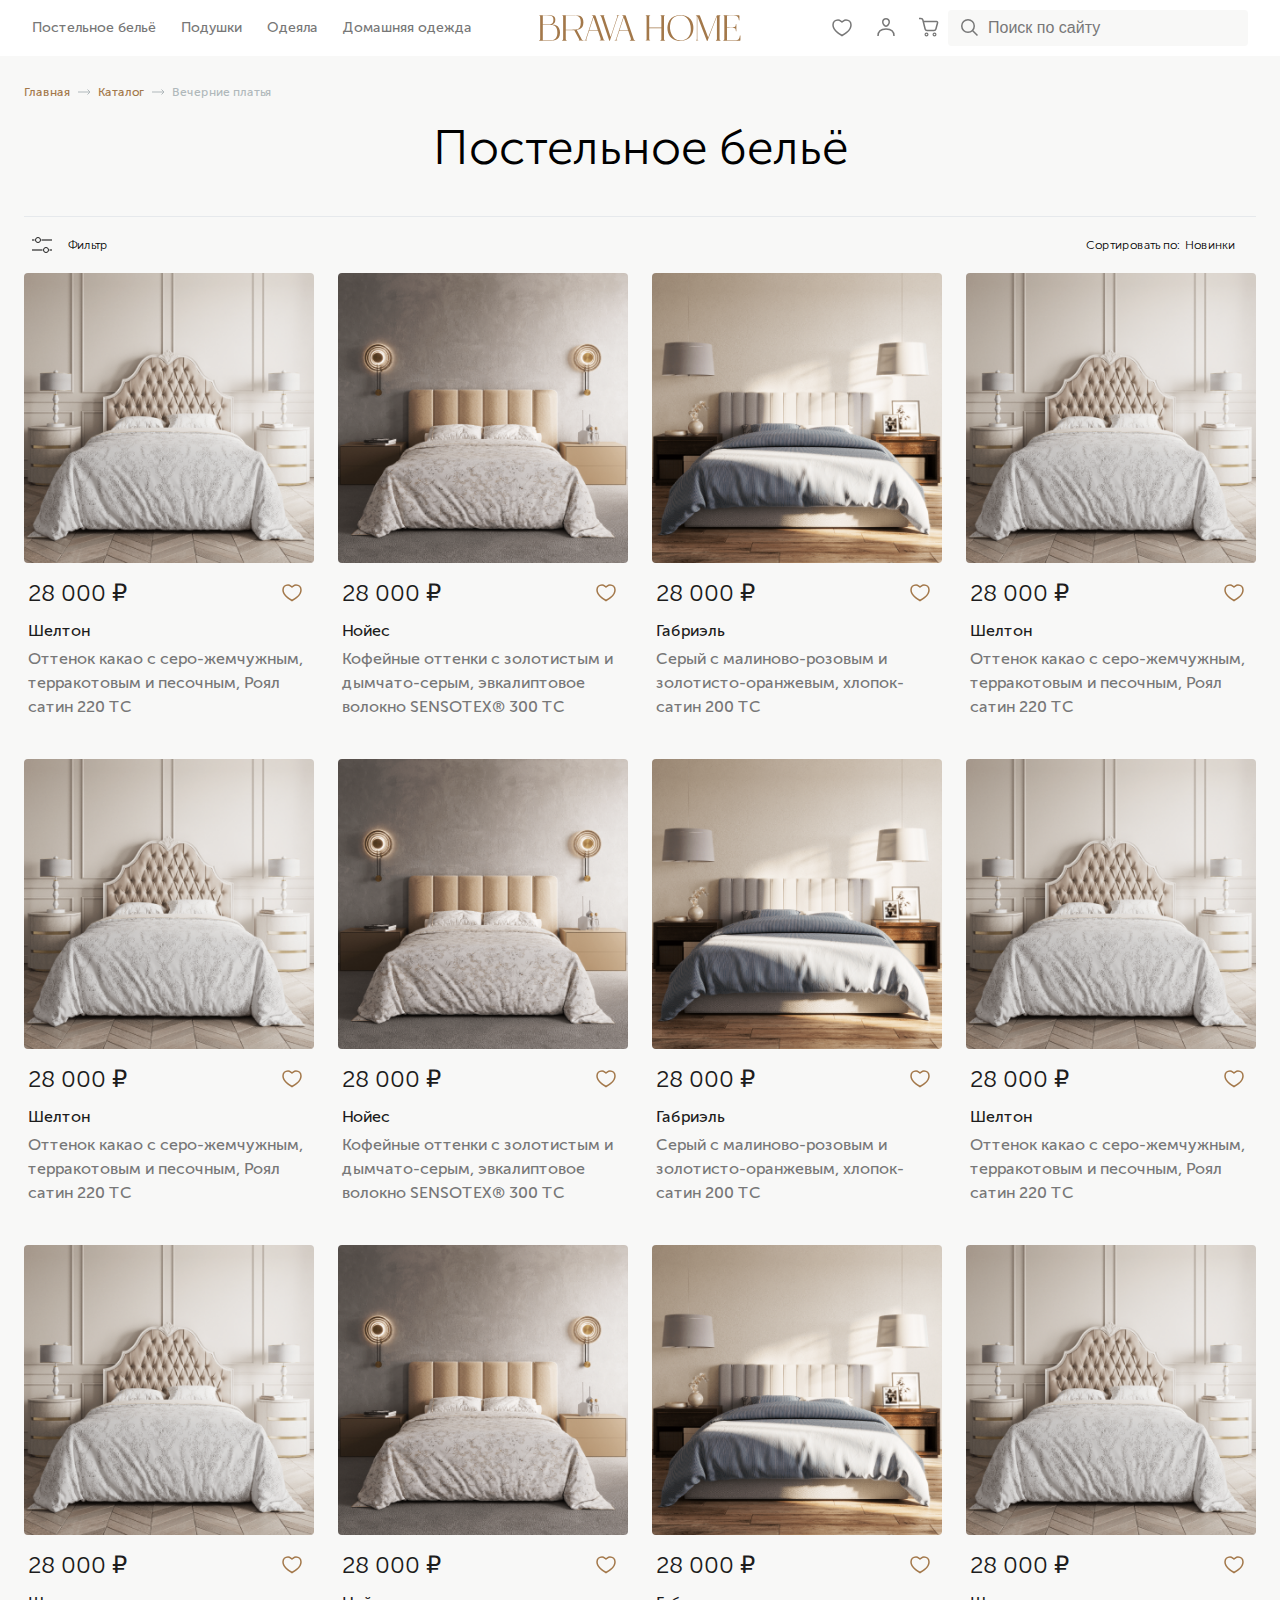
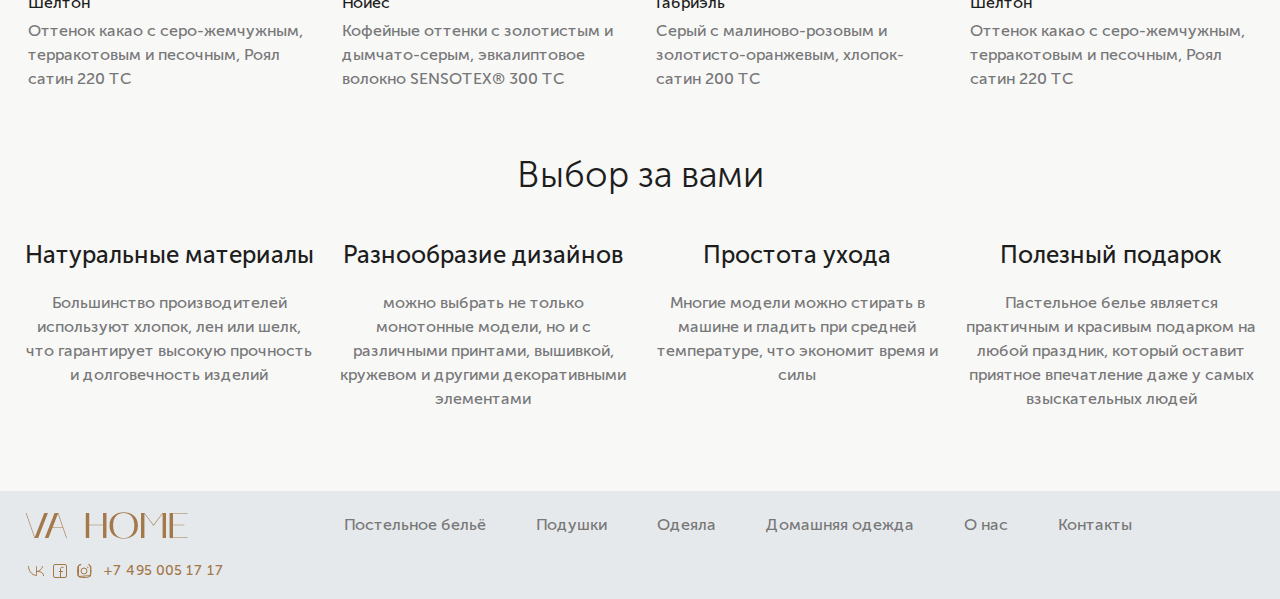
<file: catalog.html>
<!DOCTYPE html>
<html lang="ru">
  <head>
    <meta charset="utf-8">
    <meta http-equiv="X-UA-Compatible" content="IE=edge">
    <meta name="viewport" content="width=device-width, initial-scale=1">
    <!-- The above 3 meta tags *must* come first in the head; any other head content must come *after* these tags -->
    <title></title>

    <!-- CSS -->
    <link href="css/main.css" rel="stylesheet">
    <link href="css/media.css" rel="stylesheet">

    <link href="slick/slick.css" rel="stylesheet">
    <link href="slick/slick-theme.css" rel="stylesheet">
    <link rel="stylesheet" href="https://cdn.jsdelivr.net/npm/@fancyapps/ui/dist/fancybox.css"/>
    <!-- HTML5 shim and Respond.js for IE8 support of HTML5 elements and media queries -->
    <!-- WARNING: Respond.js doesn't work if you view the page via file:// -->
    <!--[if lt IE 9]>
      <script src="https://oss.maxcdn.com/html5shiv/3.7.2/html5shiv.min.js"></script>
      <script src="https://oss.maxcdn.com/respond/1.4.2/respond.min.js"></script>
    <![endif]-->
  </head>
   
  
  <body>

    <nav class="mt-mobile nav-open">
      <div class="mt-munu-mb">          
        <div class="header-navigation-wr">
          <div class="header-navigation">
            <div class="header_input">
              <input type="text" size="40" placeholder="Поиск по сайту">
            </div>
            
            <ul class="header_nav">
              <li class="header_nav-li">
                <a href="#">
                  Постельное бельё
                </a>
              </li>
              <li class="header_nav-li">
                <a href="#">
                  Подушки
                </a>
              </li>
              <li class="header_nav-li">
                <a href="#">
                  Одеяла
                </a>
              </li>
              <li class="header_nav-li">
                <a href="#">
                  Домашняя одежда
                </a>
              </li>
            </ul>
          </div>   
        </div>  
      </div>  
    </nav>
    
    <header class="header">
      <div class="container header_container">
        <div class="header_wrap">
          <div class="burger">
            <i>
              <svg width="18" height="13" viewBox="0 0 18 13" fill="none" xmlns="http://www.w3.org/2000/svg">
              <path d="M0 0V1H8.30769H10V0H0ZM0 6V7H18V6H8.30769H0ZM7 12V13H18V12H7Z" fill="#282522"/>
              </svg>
            </i>
            <i>
              <svg width="15" height="15" viewBox="0 0 15 15" fill="none" xmlns="http://www.w3.org/2000/svg">
              <path d="M13.4179 0.969751C13.3769 0.9844 12.0293 2.31155 10.4238 3.91995L7.49998 6.84084L4.57908 3.91995C1.40037 0.744164 1.60251 0.928736 1.32712 0.98147C1.18357 1.00784 1.00779 1.18362 0.981421 1.32717C0.928687 1.60256 0.744116 1.40041 3.9199 4.5762L6.8408 7.50002L3.90525 10.4356C0.720679 13.626 0.89939 13.4268 0.949195 13.6992C0.975562 13.8369 1.16306 14.0244 1.30076 14.0508C1.57322 14.1006 1.374 14.2793 4.5615 11.0948L7.49998 8.1592L10.4355 11.0948C13.6289 14.2852 13.4267 14.1006 13.7021 14.0479C13.8457 14.0215 14.0215 13.8457 14.0478 13.7022C14.1006 13.4268 14.2851 13.6289 11.0947 10.4385L8.15916 7.50002L11.0947 4.56448C14.2763 1.37991 14.1006 1.57327 14.0508 1.30374C14.001 1.03713 13.6787 0.867212 13.4179 0.969751Z" fill="#282522"/>
              </svg>
            </i> 
          </div>
          <div class="header_left">
            <ul class="header_nav">
              <li class="header_nav-li">
                <a href="#">
                  Постельное бельё
                </a>
              </li>
              <li class="header_nav-li">
                <a href="#">
                  Подушки
                </a>
              </li>
              <li class="header_nav-li">
                <a href="#">
                  Одеяла
                </a>
              </li>
              <li class="header_nav-li">
                <a href="#">
                  Домашняя одежда
                </a>
              </li>
            </ul>
          </div>
          <div class="header_logo">
            <a href="#">
              <img src="images/header_logo.svg" alt="">
            </a>
          </div>
          <div class="header_right">
            <div class="header_input header_input-none">
              <input type="text" size="40" placeholder="Поиск по сайту">
            </div>
            <ul class="header_ul">
              <li class="header_li">
                <a href="#">
                  <svg width="36" height="36" viewBox="0 0 36 36" fill="none" xmlns="http://www.w3.org/2000/svg">
                  <path d="M18 12L18.8624 11.2686C19.7238 10.6897 21 10 22 10C24.8339 10 27 12 27 15C27 18 25.2822 20.4862 22.3979 22.6921C21.6701 23.2487 19.0643 24.8759 18 25.5C16.942 24.842 14.3321 23.124 13.6034 22.5487C10.7195 20.272 9 18 9 15C9 12 11.1662 10 14 10C15 10 16.2759 10.6897 17.1373 11.2685L18 12Z" stroke="#777777" stroke-width="1.5"/>
                  </svg>
                </a>
              </li>
              <li class="header_li">
                <a href="#">
                  <svg width="36" height="36" viewBox="0 0 36 36" fill="none" xmlns="http://www.w3.org/2000/svg">
                  <path d="M21.25 12C21.25 12.8036 20.8732 13.9033 20.2206 14.8062C19.5598 15.7204 18.7561 16.25 18 16.25C17.2439 16.25 16.4402 15.7204 15.7794 14.8062C15.1268 13.9033 14.75 12.8036 14.75 12C14.75 10.9385 15.1252 10.1409 15.6881 9.60631C16.2569 9.06609 17.0649 8.75 18 8.75C18.9351 8.75 19.7431 9.06609 20.3119 9.60631C20.8748 10.1409 21.25 10.9385 21.25 12Z" stroke="#777777" stroke-width="1.5"/>
                  <path d="M10 26C10 22 12 19 18 19C24 19 26 22 26 26" stroke="#777777" stroke-width="1.5"/>
                  </svg>
                </a>
              </li>
              <li class="header_li">
                <a href="#">
                  <svg width="36" height="36" viewBox="0 0 36 36" fill="none" xmlns="http://www.w3.org/2000/svg">
                  <path d="M7 8.5H8.93845C9.85618 8.5 10.6561 9.12459 10.8787 10.0149L13.1213 18.9851C13.3439 19.8754 14.1438 20.5 15.0616 20.5H21.9646C22.8702 20.5 23.6627 19.8916 23.8967 19.0168L25.5706 12.7584C25.7404 12.1234 25.2618 11.5 24.6045 11.5H11.5435" stroke="#777777" stroke-width="1.5"/>
                  <path d="M14.5 25.9C13.7286 25.9 13.1 25.2714 13.1 24.5C13.1 23.7286 13.7286 23.1 14.5 23.1C15.2714 23.1 15.9 23.7286 15.9 24.5C15.9 25.2714 15.2714 25.9 14.5 25.9Z" stroke="#777777" stroke-width="1.2"/>
                  <path d="M22.5 25.9C21.7286 25.9 21.1 25.2714 21.1 24.5C21.1 23.7286 21.7286 23.1 22.5 23.1C23.2714 23.1 23.9 23.7286 23.9 24.5C23.9 25.2714 23.2714 25.9 22.5 25.9Z" stroke="#777777" stroke-width="1.2"/>
                  </svg>
                </a>
              </li>
            </ul>
          </div>
        </div>
      </div>
    </header>


    
    <section class="seeds">
      <div class="container">
        <ul class="seeds_ul">
          <li class="seeds_li">
            <a href="#">
              Главная
            </a>
          </li>
          <li class="seeds_li">
            <a href="#">
              Каталог 
            </a>
          </li>
          <li class="seeds_li">
            Вечерние платья
          </li>
        </ul>
      </div>
    </section>

    
    
    <section class="catalog">
      <div class="container">
        <div class="title_border">
          <h1 class="title2 title_center">
            Постельное бельё 
          </h1>
        </div>
        <div class="catalog_setting">
          <div class="catalog_filter">
            <button class="js-show-modal" data-modal="1">
              <svg width="36" height="36" viewBox="0 0 36 36" fill="none" xmlns="http://www.w3.org/2000/svg">
              <circle cx="14" cy="13" r="2.5" stroke="#1D1D1D"/>
              <circle cx="22" cy="23" r="2.5" stroke="#1D1D1D"/>
              <path d="M8 13H10.5M17.5 13H28" stroke="black"/>
              <path d="M8 23H18.5M25.5 23H28" stroke="black"/>
              </svg>
              Фильтр
            </button>
          </div>
          <div class="catalog_sorting">
            <div class="catalog_sorting-title">
              Сортировать по:
            </div>
            <div class="catalog_sorting-button">
              <select class="catalog_sorting-select">
                <option>
                  <a href="#">Новинки</a>
                </option>
                <option>
                  <a href="#">Популярные</a>
                </option>
                <option>
                  <a href="#">Топ</a>
                </option>
              </select>
              <!-- <button>
                Новинки
              </button> -->
            </div>
          </div>
        </div>
      </div>
      <div class="container catalog_container">
        <div class="catalog_wrap">
          <div class="catalog_block">
            <div class="new_slayder_border">
              <div class="new_img"> 
                <img src="images/new_img.png" alt="">
              </div>
              <div class="new_pd">
                <div class="new_top">
                  <div class="new_price">
                    28 000 ₽
                  </div>
                  <div class="new_favorite">
                    <button>
                      <svg width="36" height="36" viewBox="0 0 36 36" fill="none" xmlns="http://www.w3.org/2000/svg">
                      <path d="M18 12L18.8624 11.2686C19.7238 10.6897 21 10 22 10C24.8339 10 27 12 27 15C27 18 25.2822 20.4862 22.3979 22.6921C21.6701 23.2487 19.0643 24.8759 18 25.5C16.942 24.842 14.3321 23.124 13.6034 22.5487C10.7195 20.272 9 18 9 15C9 12 11.1662 10 14 10C15 10 16.2759 10.6897 17.1373 11.2685L18 12Z" stroke="#A3784A" stroke-width="1.5"/>
                      </svg>
                    </button>
                  </div>
                </div>
                <div class="new_title">
                  <a href="#">
                    Шелтон
                  </a>
                </div>
                <div class="new_suptitle">
                  Оттенок какао с серо-жемчужным, терракотовым и песочным, Роял сатин 220 ТС
                </div>
              </div>
            </div>
          </div>
          <div class="catalog_block">
            <div class="new_slayder_border">
              <div class="new_img"> 
                <img src="images/new_img2.png" alt="">
              </div>
              <div class="new_pd">
                <div class="new_top">
                  <div class="new_price">
                    28 000 ₽
                  </div>
                  <div class="new_favorite">
                    <button>
                      <svg width="36" height="36" viewBox="0 0 36 36" fill="none" xmlns="http://www.w3.org/2000/svg">
                      <path d="M18 12L18.8624 11.2686C19.7238 10.6897 21 10 22 10C24.8339 10 27 12 27 15C27 18 25.2822 20.4862 22.3979 22.6921C21.6701 23.2487 19.0643 24.8759 18 25.5C16.942 24.842 14.3321 23.124 13.6034 22.5487C10.7195 20.272 9 18 9 15C9 12 11.1662 10 14 10C15 10 16.2759 10.6897 17.1373 11.2685L18 12Z" stroke="#A3784A" stroke-width="1.5"/>
                      </svg>
                    </button>
                  </div>
                </div>
                <div class="new_title">
                  <a href="#">
                    Нойес
                  </a>
                </div>
                <div class="new_suptitle">
                  Кофейные оттенки с золотистым и дымчато-серым, эвкалиптовое волокно SENSOTEX® 300 ТС
                </div>
              </div>
            </div>
          </div>
          <div class="catalog_block">
            <div class="new_slayder_border">
              <div class="new_img"> 
                <img src="images/new_img3.png" alt="">
              </div>
              <div class="new_pd">
                <div class="new_top">
                  <div class="new_price">
                    28 000 ₽
                  </div>
                  <div class="new_favorite">
                    <button>
                      <svg width="36" height="36" viewBox="0 0 36 36" fill="none" xmlns="http://www.w3.org/2000/svg">
                      <path d="M18 12L18.8624 11.2686C19.7238 10.6897 21 10 22 10C24.8339 10 27 12 27 15C27 18 25.2822 20.4862 22.3979 22.6921C21.6701 23.2487 19.0643 24.8759 18 25.5C16.942 24.842 14.3321 23.124 13.6034 22.5487C10.7195 20.272 9 18 9 15C9 12 11.1662 10 14 10C15 10 16.2759 10.6897 17.1373 11.2685L18 12Z" stroke="#A3784A" stroke-width="1.5"/>
                      </svg>
                    </button>
                  </div>
                </div>
                <div class="new_title">
                  <a href="#">
                    Габриэль
                  </a>
                </div>
                <div class="new_suptitle">
                  Серый с малиново-розовым и золотисто-оранжевым, хлопок-сатин 200 ТС
                </div>
              </div>
            </div>
          </div>
          <div class="catalog_block">
            <div class="new_slayder_border">
              <div class="new_img"> 
                <img src="images/new_img.png" alt="">
              </div>
              <div class="new_pd">
                <div class="new_top">
                  <div class="new_price">
                    28 000 ₽
                  </div>
                  <div class="new_favorite">
                    <button>
                      <svg width="36" height="36" viewBox="0 0 36 36" fill="none" xmlns="http://www.w3.org/2000/svg">
                      <path d="M18 12L18.8624 11.2686C19.7238 10.6897 21 10 22 10C24.8339 10 27 12 27 15C27 18 25.2822 20.4862 22.3979 22.6921C21.6701 23.2487 19.0643 24.8759 18 25.5C16.942 24.842 14.3321 23.124 13.6034 22.5487C10.7195 20.272 9 18 9 15C9 12 11.1662 10 14 10C15 10 16.2759 10.6897 17.1373 11.2685L18 12Z" stroke="#A3784A" stroke-width="1.5"/>
                      </svg>
                    </button>
                  </div>
                </div>
                <div class="new_title">
                  <a href="#">
                    Шелтон
                  </a>
                </div>
                <div class="new_suptitle">
                  Оттенок какао с серо-жемчужным, терракотовым и песочным, Роял сатин 220 ТС
                </div>
              </div>
            </div>
          </div>
          <div class="catalog_block">
            <div class="new_slayder_border">
              <div class="new_img"> 
                <img src="images/new_img.png" alt="">
              </div>
              <div class="new_pd">
                <div class="new_top">
                  <div class="new_price">
                    28 000 ₽
                  </div>
                  <div class="new_favorite">
                    <button>
                      <svg width="36" height="36" viewBox="0 0 36 36" fill="none" xmlns="http://www.w3.org/2000/svg">
                      <path d="M18 12L18.8624 11.2686C19.7238 10.6897 21 10 22 10C24.8339 10 27 12 27 15C27 18 25.2822 20.4862 22.3979 22.6921C21.6701 23.2487 19.0643 24.8759 18 25.5C16.942 24.842 14.3321 23.124 13.6034 22.5487C10.7195 20.272 9 18 9 15C9 12 11.1662 10 14 10C15 10 16.2759 10.6897 17.1373 11.2685L18 12Z" stroke="#A3784A" stroke-width="1.5"/>
                      </svg>
                    </button>
                  </div>
                </div>
                <div class="new_title">
                  <a href="#">
                    Шелтон
                  </a>
                </div>
                <div class="new_suptitle">
                  Оттенок какао с серо-жемчужным, терракотовым и песочным, Роял сатин 220 ТС
                </div>
              </div>
            </div>
          </div>
          <div class="catalog_block">
            <div class="new_slayder_border">
              <div class="new_img"> 
                <img src="images/new_img2.png" alt="">
              </div>
              <div class="new_pd">
                <div class="new_top">
                  <div class="new_price">
                    28 000 ₽
                  </div>
                  <div class="new_favorite">
                    <button>
                      <svg width="36" height="36" viewBox="0 0 36 36" fill="none" xmlns="http://www.w3.org/2000/svg">
                      <path d="M18 12L18.8624 11.2686C19.7238 10.6897 21 10 22 10C24.8339 10 27 12 27 15C27 18 25.2822 20.4862 22.3979 22.6921C21.6701 23.2487 19.0643 24.8759 18 25.5C16.942 24.842 14.3321 23.124 13.6034 22.5487C10.7195 20.272 9 18 9 15C9 12 11.1662 10 14 10C15 10 16.2759 10.6897 17.1373 11.2685L18 12Z" stroke="#A3784A" stroke-width="1.5"/>
                      </svg>
                    </button>
                  </div>
                </div>
                <div class="new_title">
                  <a href="#">
                    Нойес
                  </a>
                </div>
                <div class="new_suptitle">
                  Кофейные оттенки с золотистым и дымчато-серым, эвкалиптовое волокно SENSOTEX® 300 ТС
                </div>
              </div>
            </div>
          </div>
          <div class="catalog_block catalog_block-mb">
            <div class="new_slayder_border">
              <div class="new_img"> 
                <img src="images/new_img3.png" alt="">
              </div>
              <div class="new_pd">
                <div class="new_top">
                  <div class="new_price">
                    28 000 ₽
                  </div>
                  <div class="new_favorite">
                    <button>
                      <svg width="36" height="36" viewBox="0 0 36 36" fill="none" xmlns="http://www.w3.org/2000/svg">
                      <path d="M18 12L18.8624 11.2686C19.7238 10.6897 21 10 22 10C24.8339 10 27 12 27 15C27 18 25.2822 20.4862 22.3979 22.6921C21.6701 23.2487 19.0643 24.8759 18 25.5C16.942 24.842 14.3321 23.124 13.6034 22.5487C10.7195 20.272 9 18 9 15C9 12 11.1662 10 14 10C15 10 16.2759 10.6897 17.1373 11.2685L18 12Z" stroke="#A3784A" stroke-width="1.5"/>
                      </svg>
                    </button>
                  </div>
                </div>
                <div class="new_title">
                  <a href="#">
                    Габриэль
                  </a>
                </div>
                <div class="new_suptitle">
                  Серый с малиново-розовым и золотисто-оранжевым, хлопок-сатин 200 ТС
                </div>
              </div>
            </div>
          </div>
          <div class="catalog_block catalog_block-mb">
            <div class="new_slayder_border">
              <div class="new_img"> 
                <img src="images/new_img.png" alt="">
              </div>
              <div class="new_pd">
                <div class="new_top">
                  <div class="new_price">
                    28 000 ₽
                  </div>
                  <div class="new_favorite">
                    <button>
                      <svg width="36" height="36" viewBox="0 0 36 36" fill="none" xmlns="http://www.w3.org/2000/svg">
                      <path d="M18 12L18.8624 11.2686C19.7238 10.6897 21 10 22 10C24.8339 10 27 12 27 15C27 18 25.2822 20.4862 22.3979 22.6921C21.6701 23.2487 19.0643 24.8759 18 25.5C16.942 24.842 14.3321 23.124 13.6034 22.5487C10.7195 20.272 9 18 9 15C9 12 11.1662 10 14 10C15 10 16.2759 10.6897 17.1373 11.2685L18 12Z" stroke="#A3784A" stroke-width="1.5"/>
                      </svg>
                    </button>
                  </div>
                </div>
                <div class="new_title">
                  <a href="#">
                    Шелтон
                  </a>
                </div>
                <div class="new_suptitle">
                  Оттенок какао с серо-жемчужным, терракотовым и песочным, Роял сатин 220 ТС
                </div>
              </div>
            </div>
          </div>
          <div class="catalog_block catalog_block-mb">
            <div class="new_slayder_border">
              <div class="new_img"> 
                <img src="images/new_img.png" alt="">
              </div>
              <div class="new_pd">
                <div class="new_top">
                  <div class="new_price">
                    28 000 ₽
                  </div>
                  <div class="new_favorite">
                    <button>
                      <svg width="36" height="36" viewBox="0 0 36 36" fill="none" xmlns="http://www.w3.org/2000/svg">
                      <path d="M18 12L18.8624 11.2686C19.7238 10.6897 21 10 22 10C24.8339 10 27 12 27 15C27 18 25.2822 20.4862 22.3979 22.6921C21.6701 23.2487 19.0643 24.8759 18 25.5C16.942 24.842 14.3321 23.124 13.6034 22.5487C10.7195 20.272 9 18 9 15C9 12 11.1662 10 14 10C15 10 16.2759 10.6897 17.1373 11.2685L18 12Z" stroke="#A3784A" stroke-width="1.5"/>
                      </svg>
                    </button>
                  </div>
                </div>
                <div class="new_title">
                  <a href="#">
                    Шелтон
                  </a>
                </div>
                <div class="new_suptitle">
                  Оттенок какао с серо-жемчужным, терракотовым и песочным, Роял сатин 220 ТС
                </div>
              </div>
            </div>
          </div>
          <div class="catalog_block catalog_block-lg">
            <div class="new_slayder_border">
              <div class="new_img"> 
                <img src="images/new_img2.png" alt="">
              </div>
              <div class="new_pd">
                <div class="new_top">
                  <div class="new_price">
                    28 000 ₽
                  </div>
                  <div class="new_favorite">
                    <button>
                      <svg width="36" height="36" viewBox="0 0 36 36" fill="none" xmlns="http://www.w3.org/2000/svg">
                      <path d="M18 12L18.8624 11.2686C19.7238 10.6897 21 10 22 10C24.8339 10 27 12 27 15C27 18 25.2822 20.4862 22.3979 22.6921C21.6701 23.2487 19.0643 24.8759 18 25.5C16.942 24.842 14.3321 23.124 13.6034 22.5487C10.7195 20.272 9 18 9 15C9 12 11.1662 10 14 10C15 10 16.2759 10.6897 17.1373 11.2685L18 12Z" stroke="#A3784A" stroke-width="1.5"/>
                      </svg>
                    </button>
                  </div>
                </div>
                <div class="new_title">
                  <a href="#">
                    Нойес
                  </a>
                </div>
                <div class="new_suptitle">
                  Кофейные оттенки с золотистым и дымчато-серым, эвкалиптовое волокно SENSOTEX® 300 ТС
                </div>
              </div>
            </div>
          </div>
          <div class="catalog_block catalog_block-lg">
            <div class="new_slayder_border">
              <div class="new_img"> 
                <img src="images/new_img3.png" alt="">
              </div>
              <div class="new_pd">
                <div class="new_top">
                  <div class="new_price">
                    28 000 ₽
                  </div>
                  <div class="new_favorite">
                    <button>
                      <svg width="36" height="36" viewBox="0 0 36 36" fill="none" xmlns="http://www.w3.org/2000/svg">
                      <path d="M18 12L18.8624 11.2686C19.7238 10.6897 21 10 22 10C24.8339 10 27 12 27 15C27 18 25.2822 20.4862 22.3979 22.6921C21.6701 23.2487 19.0643 24.8759 18 25.5C16.942 24.842 14.3321 23.124 13.6034 22.5487C10.7195 20.272 9 18 9 15C9 12 11.1662 10 14 10C15 10 16.2759 10.6897 17.1373 11.2685L18 12Z" stroke="#A3784A" stroke-width="1.5"/>
                      </svg>
                    </button>
                  </div>
                </div>
                <div class="new_title">
                  <a href="#">
                    Габриэль
                  </a>
                </div>
                <div class="new_suptitle">
                  Серый с малиново-розовым и золотисто-оранжевым, хлопок-сатин 200 ТС
                </div>
              </div>
            </div>
          </div>
          <div class="catalog_block catalog_block-lg">
            <div class="new_slayder_border">
              <div class="new_img"> 
                <img src="images/new_img.png" alt="">
              </div>
              <div class="new_pd">
                <div class="new_top">
                  <div class="new_price">
                    28 000 ₽
                  </div>
                  <div class="new_favorite">
                    <button>
                      <svg width="36" height="36" viewBox="0 0 36 36" fill="none" xmlns="http://www.w3.org/2000/svg">
                      <path d="M18 12L18.8624 11.2686C19.7238 10.6897 21 10 22 10C24.8339 10 27 12 27 15C27 18 25.2822 20.4862 22.3979 22.6921C21.6701 23.2487 19.0643 24.8759 18 25.5C16.942 24.842 14.3321 23.124 13.6034 22.5487C10.7195 20.272 9 18 9 15C9 12 11.1662 10 14 10C15 10 16.2759 10.6897 17.1373 11.2685L18 12Z" stroke="#A3784A" stroke-width="1.5"/>
                      </svg>
                    </button>
                  </div>
                </div>
                <div class="new_title">
                  <a href="#">
                    Шелтон
                  </a>
                </div>
                <div class="new_suptitle">
                  Оттенок какао с серо-жемчужным, терракотовым и песочным, Роял сатин 220 ТС
                </div>
              </div>
            </div>
          </div>
        </div>
      </div>
    </section>
    

    

    <section class="choice">
      <div class="container">
        <h2 class="title title_center">
          Выбор за вами
        </h2>
      </div>
      <div class="container choice_container">
        <div class="choice_wrap">
          <div class="choice_block">
            <div class="choice_title">
              Натуральные материалы
            </div>
            <div class="choice_suptitle">
              Большинство производителей используют хлопок, лен или шелк, что гарантирует высокую прочность и долговечность изделий
            </div>
          </div>
          <div class="choice_block">
            <div class="choice_title">
              Разнообразие дизайнов
            </div>
            <div class="choice_suptitle">
              можно выбрать не только монотонные модели, но и с различными принтами, вышивкой, кружевом и другими декоративными элементами
            </div>
          </div>
          <div class="choice_block">
            <div class="choice_title">
              Простота ухода
            </div>
            <div class="choice_suptitle">
              Многие модели можно стирать в машине и гладить при средней температуре, что экономит время и силы
            </div>
          </div>
          <div class="choice_block">
            <div class="choice_title">
              Полезный подарок 
            </div>
            <div class="choice_suptitle">
              Пастельное белье является практичным и красивым подарком на любой праздник, который оставит приятное впечатление даже у самых взыскательных людей
            </div>
          </div>
        </div>
      </div>
    </section>

    <footer class="footer">
      <div class="container">
        <div class="footer_wrap">
          <div class="footer_block">
            <div class="footer_logo">
              <a href="#">
                <img src="images/footer_logo.svg" alt="">
              </a>
            </div>
            <div class="footer_bottom">
              <ul class="footer_social">
                <li class="footer_social-li">
                  <a href="#">
                    <svg width="24" height="24" viewBox="0 0 24 24" fill="none" xmlns="http://www.w3.org/2000/svg">
                    <path d="M4.5 7C4.5 11 7 16 12.5 16.5C12.5 15.5 12.5 7 12.5 7" stroke="#A47846"/>
                    <path d="M18.5 7C18.5 9 16 12.5 12.5 12.5C14.5 12.5 19.5 12.5 19.5 17" stroke="#A47846"/>
                    </svg>
                  </a>
                </li>
                <li class="footer_social-li">
                  <a href="#">
                    <svg width="24" height="24" viewBox="0 0 24 24" fill="none" xmlns="http://www.w3.org/2000/svg">
                    <rect x="5.5" y="5.5" width="13" height="13" rx="1.5" stroke="#A47846"/>
                    <path d="M12.5 18.4999V9.65264C12.5 8.78753 13.2768 8.12947 14.1302 8.27169L15.5 8.5M11 12.5H15" stroke="#A47846"/>
                    </svg>
                  </a>
                </li>
                <li class="footer_social-li">
                  <a href="#">
                    <svg width="24" height="24" viewBox="0 0 24 24" fill="none" xmlns="http://www.w3.org/2000/svg">
                    <path d="M6.52841 6.52844C6.52842 6.52843 6.52843 6.52842 6.52844 6.52841C6.86514 6.19174 7.19553 5.9891 7.59583 5.83356L7.59587 5.83354C7.9845 5.68249 8.43905 5.57342 9.13669 5.54161L9.1367 5.5416L6.52841 6.52844ZM6.52841 6.52844C6.19174 6.86514 5.9891 7.19553 5.83356 7.59583L5.83354 7.59587C5.68249 7.9845 5.57342 8.43905 5.54161 9.13669L5.5416 9.1367C5.50806 9.87191 5.5 10.1014 5.5 12C5.5 13.8986 5.50806 14.1281 5.5416 14.8633L5.54161 14.8633C5.57342 15.561 5.68249 16.0155 5.83354 16.4041L5.83356 16.4042C5.9891 16.8045 6.19174 17.1349 6.52841 17.4716M6.52841 6.52844V17.4716M6.52841 17.4716C6.52842 17.4716 6.52843 17.4716 6.52844 17.4716M6.52841 17.4716L6.52844 17.4716M6.52844 17.4716C6.86514 17.8083 7.19554 18.0109 7.59585 18.1665C7.9845 18.3175 8.43905 18.4266 9.13669 18.4584L9.1367 18.4584C9.87191 18.4919 10.1014 18.5 12 18.5C13.8986 18.5 14.1281 18.4919 14.8633 18.4584L14.8633 18.4584C15.5609 18.4266 16.0155 18.3175 16.4041 18.1665C16.8045 18.0109 17.1349 17.8083 17.4716 17.4716C17.4716 17.4716 17.4716 17.4716 17.4716 17.4716M6.52844 17.4716L18.6325 16.5853C18.4536 17.0456 18.2143 17.436 17.8251 17.8251L17.4716 17.4716M17.4716 17.4716C17.8083 17.1349 18.0109 16.8045 18.1665 16.4041M17.4716 17.4716L18.1665 16.4041M18.1665 16.4041C18.3175 16.0155 18.4266 15.5609 18.4584 14.8633L18.4584 14.8633C18.4919 14.1281 18.5 13.8986 18.5 12C18.5 10.1014 18.4919 9.87191 18.4584 9.1367L18.4584 9.13669C18.4266 8.43905 18.3175 7.9845 18.1665 7.59585M18.1665 16.4041L18.9579 14.8861C18.9919 14.1395 19 13.9011 19 12C19 10.0989 18.9919 9.86053 18.9579 9.11391C18.9239 8.36884 18.8055 7.85999 18.6325 7.41473M18.1665 7.59585L18.6325 7.41473M18.1665 7.59585C18.1665 7.59585 18.1665 7.59584 18.1665 7.59584L18.6325 7.41473M18.1665 7.59585C18.0109 7.19554 17.8083 6.86514 17.4716 6.52844M18.6325 7.41473C18.4536 6.95442 18.2143 6.56405 17.8251 6.17487M17.8251 6.17487L17.4716 6.52844M17.8251 6.17487L17.4716 6.52841M17.8251 6.17487C17.436 5.78572 17.0456 5.54637 16.5853 5.3675L17.4716 6.52841M17.4716 6.52844C17.4716 6.52843 17.4716 6.52842 17.4716 6.52841M17.4716 6.52844C17.4716 6.52843 17.4716 6.52842 17.4716 6.52841" stroke="#A47846"/>
                    <circle cx="12" cy="12" r="3" stroke="#A47846"/>
                    <circle cx="15.75" cy="8.25" r="0.375" stroke="#A47846" stroke-width="0.75"/>
                    </svg>
                  </a>
                </li>
              </ul>
              <div class="footer_number">
                <a href="#">
                  +7 495 005 17 17
                </a>
              </div>
            </div>
          </div>
          <ul class="footer_nav">
            <li class="footer_nav-li">
              <a href="#">
                Постельное бельё
              </a>
            </li>
            <li class="footer_nav-li">
              <a href="#">
                Подушки
              </a>
            </li>
            <li class="footer_nav-li">
              <a href="#">
                Одеяла
              </a>
            </li>
            <li class="footer_nav-li">
              <a href="#">
                Домашняя одежда
              </a>
            </li>
            <li class="footer_nav-li">
              <a href="#">
                О нас
              </a>
            </li>
            <li class="footer_nav-li">
              <a href="#">
                Контакты
              </a>
            </li>
          </ul>
        </div>
      </div>
    </footer>




    <div class="modal js-modal modal-bg modal-nowrap" data-modal="1">
      <div class="modal__inner modal-border">
        <div class="modal-close-button">
          <button class="button-close-modal js-close-modal">
              <img loading="lazy" class="js-close-modal" src="images/personal-burger-close.svg" alt="">
          </button>     
        </div>  
        
        
        <div class="filter_title">
          Фильтр товаров
        </div>
        
      
      <div class="filter_price">
        <div class="filter_price-title">
          Цена
        </div>
        <div class="filter_price-range">
          <div class="price-input">
            <ol class="filter_ol">
              <li class="filter_li">
                <div class="field">
                  <input type="number" class="input-min" value="0">
                  <span class="field-absolute">
                    ₽
                  </span>
                </div>
                <div></div>
                <div class="field">
                  <input type="number" class="input-max" value="120000">
                  <span class="field-absolute">
                    ₽
                  </span>
                </div>
              </li>
            </ol>
          </div>
          <div class="slider2">
            <div class="progress"></div>
          </div>
          <div class="range-input">
            <input type="range" class="range-min" min="0" max="120000" value="0" step="500">
            <input type="range" class="range-max" min="0" max="120000" value="120000" step="500">
          </div>
        </div>
      </div>
      <div class="filter_size">
        <div class="filter_price-title">
          Размер
        </div>
        <div class="filter_pd">
          <div class="filter_chekbox">
            <label class="checkbox-main">
              <input type="checkbox" name="1">
              <span class="checkbox"></span>
              <div class="checkbox-title">
               Полуторный (145 x 200)
              </div>  
            </label>
          </div>
          <div class="filter_chekbox">
            <label class="checkbox-main">
              <input type="checkbox" name="1">
              <span class="checkbox"></span>
              <div class="checkbox-title">
               Двуспальный евро (200 x 210)
              </div>  
            </label>
          </div>
          <div class="filter_chekbox">
            <label class="checkbox-main">
              <input type="checkbox" name="1">
              <span class="checkbox"></span>
              <div class="checkbox-title">
               Двуспальный кинг сайз (220 x 240)
              </div>  
            </label>
          </div>
          <div class="filter_chekbox">
            <label class="checkbox-main">
              <input type="checkbox" name="1">
              <span class="checkbox"></span>
              <div class="checkbox-title">
               Двуспальный (175 x 205)
              </div>  
            </label>
          </div>
        </div>
      </div>
      <div class="filter_button">
        <button>
          Применить
        </button>
      </div>
           
      </div>
    </div>


    
    <!-- jQuery (necessary for Bootstrap's JavaScript plugins) -->
    <script src="https://cdn.jsdelivr.net/npm/@fancyapps/ui@4.0/dist/fancybox.umd.js"></script>
    <script src="https://ajax.googleapis.com/ajax/libs/jquery/1.11.3/jquery.min.js"></script>
    <!-- Include all compiled plugins (below), or include individual files as needed -->
    <script src="slick/slick.min.js"></script>
    <script src="js/main.js"></script>

    <script>
      Fancybox.bind("#gallery a", {
        groupAll: true, // Group all items
        on: {
          ready: (fancybox) => {
            console.log(`fancybox #${fancybox.id} is ready!`);
          }
        }
      });
    </script>
  </body>
</html>
</file>
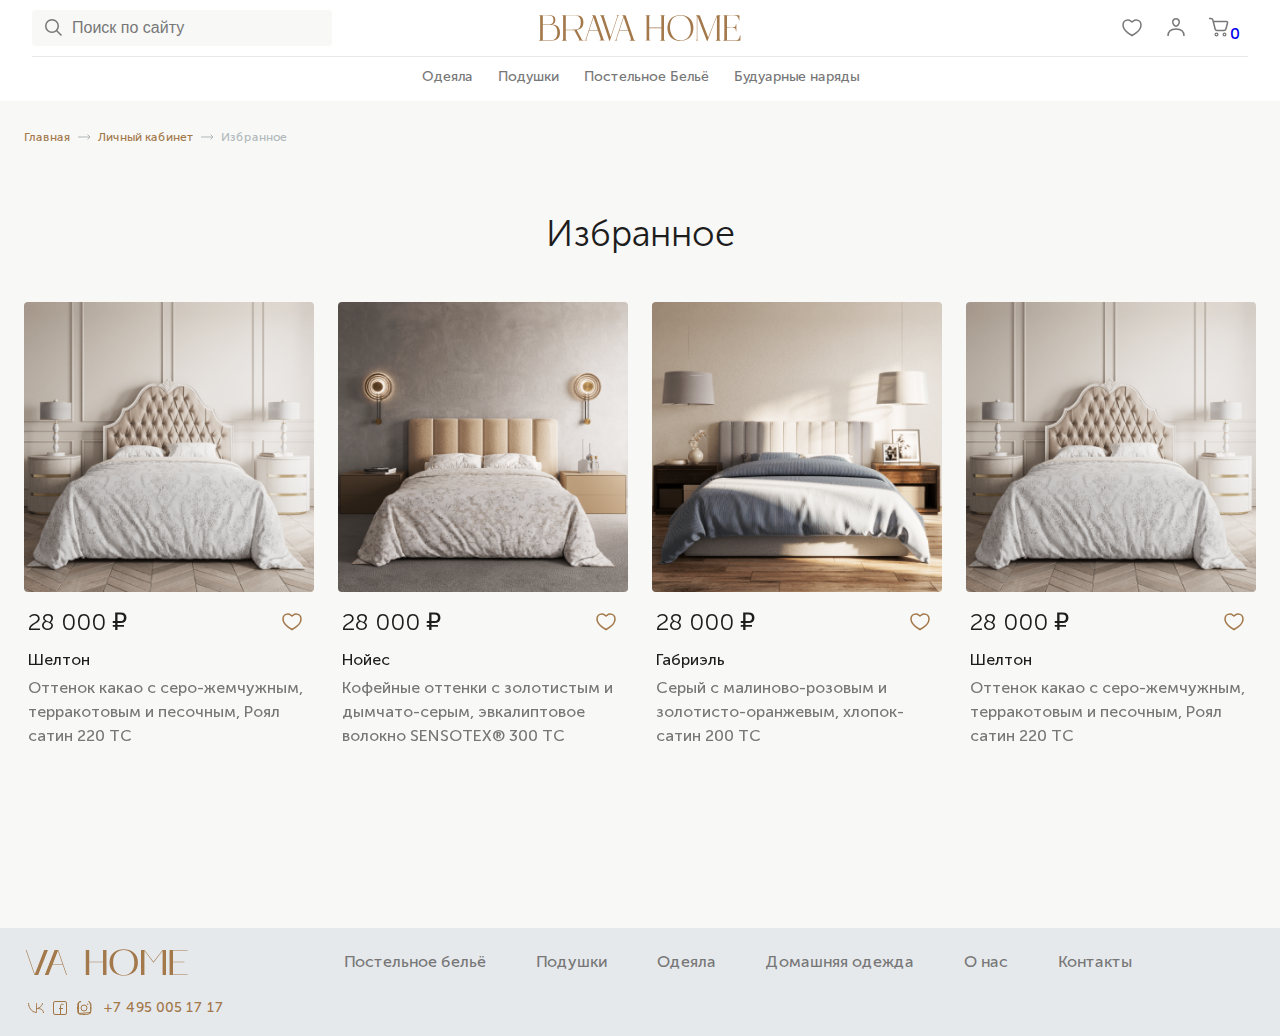
<file: favorite.html>
<!DOCTYPE html>
<html lang="ru">
  <head>
    <meta charset="utf-8">
    <meta http-equiv="X-UA-Compatible" content="IE=edge">
    <meta name="viewport" content="width=device-width, initial-scale=1">
    <!-- The above 3 meta tags *must* come first in the head; any other head content must come *after* these tags -->
    <title></title>

    <!-- CSS -->
    <link href="css/main.css" rel="stylesheet">
    <link href="css/media.css" rel="stylesheet">

    <link href="slick/slick.css" rel="stylesheet">
    <link href="slick/slick-theme.css" rel="stylesheet">
    <link rel="stylesheet" href="https://cdn.jsdelivr.net/npm/@fancyapps/ui/dist/fancybox.css"/>
    <!-- HTML5 shim and Respond.js for IE8 support of HTML5 elements and media queries -->
    <!-- WARNING: Respond.js doesn't work if you view the page via file:// -->
    <!--[if lt IE 9]>
      <script src="https://oss.maxcdn.com/html5shiv/3.7.2/html5shiv.min.js"></script>
      <script src="https://oss.maxcdn.com/respond/1.4.2/respond.min.js"></script>
    <![endif]-->
  </head>
   
  
  <body>

    <nav class="mt-mobile nav-open">
      <div class="mt-munu-mb">          
        <div class="header-navigation-wr">
          <div class="header-navigation">
            <div class="header_input">
              <input type="text" size="40" placeholder="Поиск по сайту">
            </div>
            
            <ul class="header_nav">
              <li class="header_nav-li">
                <a href="#">
                  Постельное бельё
                </a>
              </li>
              <li class="header_nav-li">
                <a href="#">
                  Подушки
                </a>
              </li>
              <li class="header_nav-li">
                <a href="#">
                  Одеяла
                </a>
              </li>
              <li class="header_nav-li">
                <a href="#">
                  Домашняя одежда
                </a>
              </li>
            </ul>
          </div>   
        </div>  
      </div>  
    </nav>
    
    <header class="header">
      <div class="container header_container">
        <div class="header_wrap">
          <div class="burger">
            <i>
              <svg width="18" height="13" viewBox="0 0 18 13" fill="none" xmlns="http://www.w3.org/2000/svg">
                <path d="M0 0V1H8.30769H10V0H0ZM0 6V7H18V6H8.30769H0ZM7 12V13H18V12H7Z" fill="#282522"></path>
              </svg>
            </i>
            <i>
              <svg width="18" height="18" viewBox="0 0 15 15" fill="none" xmlns="http://www.w3.org/2000/svg">
                <path d="M13.4179 0.969751C13.3769 0.9844 12.0293 2.31155 10.4238 3.91995L7.49998 6.84084L4.57908 3.91995C1.40037 0.744164 1.60251 0.928736 1.32712 0.98147C1.18357 1.00784 1.00779 1.18362 0.981421 1.32717C0.928687 1.60256 0.744116 1.40041 3.9199 4.5762L6.8408 7.50002L3.90525 10.4356C0.720679 13.626 0.89939 13.4268 0.949195 13.6992C0.975562 13.8369 1.16306 14.0244 1.30076 14.0508C1.57322 14.1006 1.374 14.2793 4.5615 11.0948L7.49998 8.1592L10.4355 11.0948C13.6289 14.2852 13.4267 14.1006 13.7021 14.0479C13.8457 14.0215 14.0215 13.8457 14.0478 13.7022C14.1006 13.4268 14.2851 13.6289 11.0947 10.4385L8.15916 7.50002L11.0947 4.56448C14.2763 1.37991 14.1006 1.57327 14.0508 1.30374C14.001 1.03713 13.6787 0.867212 13.4179 0.969751Z" fill="#282522"></path>
              </svg>
            </i>
          </div>
          <div class="header_left">
            <div class="header_input header_input-none" id="search">
              <input type="text" size="40" name="search" placeholder="Поиск по сайту" data-listener-added_c9b1a39c="true">
            </div>
          </div>
    
          <div class="header_logo">
            <a href="/">
              <img src="images/header_logo.svg" alt="">
            </a>
          </div>
    
          <div class="header_right">
            <ul class="header_ul">
              <li class="header_li">
                <a href="https://vitabrava-home.ru/index.php?route=account/wishlist">
                  <svg width="36" height="36" viewBox="0 0 36 36" fill="none" xmlns="http://www.w3.org/2000/svg">
                    <path d="M18 12L18.8624 11.2686C19.7238 10.6897 21 10 22 10C24.8339 10 27 12 27 15C27 18 25.2822 20.4862 22.3979 22.6921C21.6701 23.2487 19.0643 24.8759 18 25.5C16.942 24.842 14.3321 23.124 13.6034 22.5487C10.7195 20.272 9 18 9 15C9 12 11.1662 10 14 10C15 10 16.2759 10.6897 17.1373 11.2685L18 12Z" stroke="#777777" stroke-width="1.5"></path>
                  </svg>
                </a>
              </li>
              <li class="header_li">
                <a href="https://vitabrava-home.ru/index.php?route=account/account">
                  <svg width="36" height="36" viewBox="0 0 36 36" fill="none" xmlns="http://www.w3.org/2000/svg">
                    <path d="M21.25 12C21.25 12.8036 20.8732 13.9033 20.2206 14.8062C19.5598 15.7204 18.7561 16.25 18 16.25C17.2439 16.25 16.4402 15.7204 15.7794 14.8062C15.1268 13.9033 14.75 12.8036 14.75 12C14.75 10.9385 15.1252 10.1409 15.6881 9.60631C16.2569 9.06609 17.0649 8.75 18 8.75C18.9351 8.75 19.7431 9.06609 20.3119 9.60631C20.8748 10.1409 21.25 10.9385 21.25 12Z" stroke="#777777" stroke-width="1.5"></path>
                    <path d="M10 26C10 22 12 19 18 19C24 19 26 22 26 26" stroke="#777777" stroke-width="1.5"></path>
                  </svg>
                </a>
              </li>
              <li class="header_li">
                <a href="https://vitabrava-home.ru/index.php?route=checkout/cart">
                  <svg width="36" height="36" viewBox="0 0 36 36" fill="none" xmlns="http://www.w3.org/2000/svg">
                    <path d="M7 8.5H8.93845C9.85618 8.5 10.6561 9.12459 10.8787 10.0149L13.1213 18.9851C13.3439 19.8754 14.1438 20.5 15.0616 20.5H21.9646C22.8702 20.5 23.6627 19.8916 23.8967 19.0168L25.5706 12.7584C25.7404 12.1234 25.2618 11.5 24.6045 11.5H11.5435" stroke="#777777" stroke-width="1.5"></path>
                    <path d="M14.5 25.9C13.7286 25.9 13.1 25.2714 13.1 24.5C13.1 23.7286 13.7286 23.1 14.5 23.1C15.2714 23.1 15.9 23.7286 15.9 24.5C15.9 25.2714 15.2714 25.9 14.5 25.9Z" stroke="#777777" stroke-width="1.2"></path>
                    <path d="M22.5 25.9C21.7286 25.9 21.1 25.2714 21.1 24.5C21.1 23.7286 21.7286 23.1 22.5 23.1C23.2714 23.1 23.9 23.7286 23.9 24.5C23.9 25.2714 23.2714 25.9 22.5 25.9Z" stroke="#777777" stroke-width="1.2"></path>
                  </svg>
                  <span class="js-cart-total">0</span>
                </a>
                <!-- <div style="font-size: 0.8em; position: fixed; right: 15px; top: 28px;" class="js-cart-total">0</div> -->
              </li>
              
            </ul>
          </div>
        </div>
          <div class="header_left menu">        <ul class="header_nav">          <li class="header_nav-li">
                <a href="https://vitabrava-home.ru/index.php?route=product/category&amp;path=140">Одеяла
                </a>
              </li>          <li class="header_nav-li">
                <a href="https://vitabrava-home.ru/index.php?route=product/category&amp;path=139">Подушки
                </a>
              </li>          <li class="header_nav-li">
                <a href="https://vitabrava-home.ru/index.php?route=product/category&amp;path=138">Постельное Бельё
                </a>
              </li>          <li class="header_nav-li">
                <a href="https://vitabrava-home.ru/index.php?route=product/category&amp;path=141">Будуарные наряды
                </a>
              </li>        </ul>
    
          </div>
      </div>
    </header>

    
    <section class="seeds">
      <div class="container">
        <ul class="seeds_ul">
          <li class="seeds_li">
            <a href="#">
              Главная
            </a>
          </li>
          <li class="seeds_li">
            <a href="#">
              Личный кабинет
            </a>
          </li>
          <li class="seeds_li">
            Избранное
          </li>
        </ul>
      </div>
    </section>
    
    
  

    <section class="new favorite">
      <div class="container">
        <h2 class="title title_center">
          Избранное
        </h2>
      </div>
      <div class="container new_container">
        <div class="new_wrap">
          <div class="new_slayder">
            <div class="slider new_sl">
              <div>
                <div class="new_slayder-block">
                  <div class="new_slayder_border">
                    <div class="new_img"> 
                      <img src="images/new_img.png" alt="">
                    </div>
                    <div class="new_pd">
                      <div class="new_top">
                        <div class="new_price">
                          28 000 ₽
                        </div>
                        <div class="new_favorite">
                          <button>
                            <svg width="36" height="36" viewBox="0 0 36 36" fill="none" xmlns="http://www.w3.org/2000/svg">
                            <path d="M18 12L18.8624 11.2686C19.7238 10.6897 21 10 22 10C24.8339 10 27 12 27 15C27 18 25.2822 20.4862 22.3979 22.6921C21.6701 23.2487 19.0643 24.8759 18 25.5C16.942 24.842 14.3321 23.124 13.6034 22.5487C10.7195 20.272 9 18 9 15C9 12 11.1662 10 14 10C15 10 16.2759 10.6897 17.1373 11.2685L18 12Z" stroke="#A3784A" stroke-width="1.5"/>
                            </svg>
                          </button>
                        </div>
                      </div>
                      <div class="new_title">
                        <a href="#">
                          Шелтон
                        </a>
                      </div>
                      <div class="new_suptitle">
                        Оттенок какао с серо-жемчужным, терракотовым и песочным, Роял сатин 220 ТС
                      </div>
                    </div>
                  </div>
                </div>
              </div>
              <div>
                <div class="new_slayder-block">
                  <div class="new_slayder_border">
                    <div class="new_img"> 
                      <img src="images/new_img2.png" alt="">
                    </div>
                    <div class="new_pd">
                      <div class="new_top">
                        <div class="new_price">
                          28 000 ₽
                        </div>
                        <div class="new_favorite">
                          <button>
                            <svg width="36" height="36" viewBox="0 0 36 36" fill="none" xmlns="http://www.w3.org/2000/svg">
                            <path d="M18 12L18.8624 11.2686C19.7238 10.6897 21 10 22 10C24.8339 10 27 12 27 15C27 18 25.2822 20.4862 22.3979 22.6921C21.6701 23.2487 19.0643 24.8759 18 25.5C16.942 24.842 14.3321 23.124 13.6034 22.5487C10.7195 20.272 9 18 9 15C9 12 11.1662 10 14 10C15 10 16.2759 10.6897 17.1373 11.2685L18 12Z" stroke="#A3784A" stroke-width="1.5"/>
                            </svg>
                          </button>
                        </div>
                      </div>
                      <div class="new_title">
                        <a href="#">
                          Нойес
                        </a>
                      </div>
                      <div class="new_suptitle">
                        Кофейные оттенки с золотистым и дымчато-серым, эвкалиптовое волокно SENSOTEX® 300 ТС
                      </div>
                    </div>
                  </div>
                </div>
              </div>
              <div>
                <div class="new_slayder-block">
                  <div class="new_slayder_border">
                    <div class="new_img"> 
                      <img src="images/new_img3.png" alt="">
                    </div>
                    <div class="new_pd">
                      <div class="new_top">
                        <div class="new_price">
                          28 000 ₽
                        </div>
                        <div class="new_favorite">
                          <button>
                            <svg width="36" height="36" viewBox="0 0 36 36" fill="none" xmlns="http://www.w3.org/2000/svg">
                            <path d="M18 12L18.8624 11.2686C19.7238 10.6897 21 10 22 10C24.8339 10 27 12 27 15C27 18 25.2822 20.4862 22.3979 22.6921C21.6701 23.2487 19.0643 24.8759 18 25.5C16.942 24.842 14.3321 23.124 13.6034 22.5487C10.7195 20.272 9 18 9 15C9 12 11.1662 10 14 10C15 10 16.2759 10.6897 17.1373 11.2685L18 12Z" stroke="#A3784A" stroke-width="1.5"/>
                            </svg>
                          </button>
                        </div>
                      </div>
                      <div class="new_title">
                        <a href="#">
                          Габриэль
                        </a>
                      </div>
                      <div class="new_suptitle">
                        Серый с малиново-розовым и золотисто-оранжевым, хлопок-сатин 200 ТС
                      </div>
                    </div>
                  </div>
                </div>
              </div>
              <div>
                <div class="new_slayder-block">
                  <div class="new_slayder_border">
                    <div class="new_img"> 
                      <img src="images/new_img4.png" alt="">
                    </div>
                    <div class="new_pd">
                      <div class="new_top">
                        <div class="new_price">
                          28 000 ₽
                        </div>
                        <div class="new_favorite">
                          <button>
                            <svg width="36" height="36" viewBox="0 0 36 36" fill="none" xmlns="http://www.w3.org/2000/svg">
                            <path d="M18 12L18.8624 11.2686C19.7238 10.6897 21 10 22 10C24.8339 10 27 12 27 15C27 18 25.2822 20.4862 22.3979 22.6921C21.6701 23.2487 19.0643 24.8759 18 25.5C16.942 24.842 14.3321 23.124 13.6034 22.5487C10.7195 20.272 9 18 9 15C9 12 11.1662 10 14 10C15 10 16.2759 10.6897 17.1373 11.2685L18 12Z" stroke="#A3784A" stroke-width="1.5"/>
                            </svg>
                          </button>
                        </div>
                      </div>
                      <div class="new_title">
                        <a href="#">
                          Шелтон
                        </a>
                      </div>
                      <div class="new_suptitle">
                        Оттенок какао с серо-жемчужным, терракотовым и песочным, Роял сатин 220 ТС
                      </div>
                    </div>
                  </div>
                </div>
              </div>
            </div>
          </div>
        </div>
      </div>
    </section>

 

    <footer class="footer">
      <div class="container">
        <div class="footer_wrap">
          <div class="footer_block">
            <div class="footer_logo">
              <a href="#">
                <img src="images/footer_logo.svg" alt="">
              </a>
            </div>
            <div class="footer_bottom">
              <ul class="footer_social">
                <li class="footer_social-li">
                  <a href="#">
                    <svg width="24" height="24" viewBox="0 0 24 24" fill="none" xmlns="http://www.w3.org/2000/svg">
                    <path d="M4.5 7C4.5 11 7 16 12.5 16.5C12.5 15.5 12.5 7 12.5 7" stroke="#A47846"/>
                    <path d="M18.5 7C18.5 9 16 12.5 12.5 12.5C14.5 12.5 19.5 12.5 19.5 17" stroke="#A47846"/>
                    </svg>
                  </a>
                </li>
                <li class="footer_social-li">
                  <a href="#">
                    <svg width="24" height="24" viewBox="0 0 24 24" fill="none" xmlns="http://www.w3.org/2000/svg">
                    <rect x="5.5" y="5.5" width="13" height="13" rx="1.5" stroke="#A47846"/>
                    <path d="M12.5 18.4999V9.65264C12.5 8.78753 13.2768 8.12947 14.1302 8.27169L15.5 8.5M11 12.5H15" stroke="#A47846"/>
                    </svg>
                  </a>
                </li>
                <li class="footer_social-li">
                  <a href="#">
                    <svg width="24" height="24" viewBox="0 0 24 24" fill="none" xmlns="http://www.w3.org/2000/svg">
                    <path d="M6.52841 6.52844C6.52842 6.52843 6.52843 6.52842 6.52844 6.52841C6.86514 6.19174 7.19553 5.9891 7.59583 5.83356L7.59587 5.83354C7.9845 5.68249 8.43905 5.57342 9.13669 5.54161L9.1367 5.5416L6.52841 6.52844ZM6.52841 6.52844C6.19174 6.86514 5.9891 7.19553 5.83356 7.59583L5.83354 7.59587C5.68249 7.9845 5.57342 8.43905 5.54161 9.13669L5.5416 9.1367C5.50806 9.87191 5.5 10.1014 5.5 12C5.5 13.8986 5.50806 14.1281 5.5416 14.8633L5.54161 14.8633C5.57342 15.561 5.68249 16.0155 5.83354 16.4041L5.83356 16.4042C5.9891 16.8045 6.19174 17.1349 6.52841 17.4716M6.52841 6.52844V17.4716M6.52841 17.4716C6.52842 17.4716 6.52843 17.4716 6.52844 17.4716M6.52841 17.4716L6.52844 17.4716M6.52844 17.4716C6.86514 17.8083 7.19554 18.0109 7.59585 18.1665C7.9845 18.3175 8.43905 18.4266 9.13669 18.4584L9.1367 18.4584C9.87191 18.4919 10.1014 18.5 12 18.5C13.8986 18.5 14.1281 18.4919 14.8633 18.4584L14.8633 18.4584C15.5609 18.4266 16.0155 18.3175 16.4041 18.1665C16.8045 18.0109 17.1349 17.8083 17.4716 17.4716C17.4716 17.4716 17.4716 17.4716 17.4716 17.4716M6.52844 17.4716L18.6325 16.5853C18.4536 17.0456 18.2143 17.436 17.8251 17.8251L17.4716 17.4716M17.4716 17.4716C17.8083 17.1349 18.0109 16.8045 18.1665 16.4041M17.4716 17.4716L18.1665 16.4041M18.1665 16.4041C18.3175 16.0155 18.4266 15.5609 18.4584 14.8633L18.4584 14.8633C18.4919 14.1281 18.5 13.8986 18.5 12C18.5 10.1014 18.4919 9.87191 18.4584 9.1367L18.4584 9.13669C18.4266 8.43905 18.3175 7.9845 18.1665 7.59585M18.1665 16.4041L18.9579 14.8861C18.9919 14.1395 19 13.9011 19 12C19 10.0989 18.9919 9.86053 18.9579 9.11391C18.9239 8.36884 18.8055 7.85999 18.6325 7.41473M18.1665 7.59585L18.6325 7.41473M18.1665 7.59585C18.1665 7.59585 18.1665 7.59584 18.1665 7.59584L18.6325 7.41473M18.1665 7.59585C18.0109 7.19554 17.8083 6.86514 17.4716 6.52844M18.6325 7.41473C18.4536 6.95442 18.2143 6.56405 17.8251 6.17487M17.8251 6.17487L17.4716 6.52844M17.8251 6.17487L17.4716 6.52841M17.8251 6.17487C17.436 5.78572 17.0456 5.54637 16.5853 5.3675L17.4716 6.52841M17.4716 6.52844C17.4716 6.52843 17.4716 6.52842 17.4716 6.52841M17.4716 6.52844C17.4716 6.52843 17.4716 6.52842 17.4716 6.52841" stroke="#A47846"/>
                    <circle cx="12" cy="12" r="3" stroke="#A47846"/>
                    <circle cx="15.75" cy="8.25" r="0.375" stroke="#A47846" stroke-width="0.75"/>
                    </svg>
                  </a>
                </li>
              </ul>
              <div class="footer_number">
                <a href="#">
                  +7 495 005 17 17
                </a>
              </div>
            </div>
          </div>
          <ul class="footer_nav">
            <li class="footer_nav-li">
              <a href="#">
                Постельное бельё
              </a>
            </li>
            <li class="footer_nav-li">
              <a href="#">
                Подушки
              </a>
            </li>
            <li class="footer_nav-li">
              <a href="#">
                Одеяла
              </a>
            </li>
            <li class="footer_nav-li">
              <a href="#">
                Домашняя одежда
              </a>
            </li>
            <li class="footer_nav-li">
              <a href="#">
                О нас
              </a>
            </li>
            <li class="footer_nav-li">
              <a href="#">
                Контакты
              </a>
            </li>
          </ul>
        </div>
      </div>
    </footer>


    
    <!-- jQuery (necessary for Bootstrap's JavaScript plugins) -->
    <script src="https://cdn.jsdelivr.net/npm/@fancyapps/ui@4.0/dist/fancybox.umd.js"></script>
    <script src="https://ajax.googleapis.com/ajax/libs/jquery/1.11.3/jquery.min.js"></script>
    <!-- Include all compiled plugins (below), or include individual files as needed -->
    <script src="slick/slick.min.js"></script>
    <script src="js/main.js"></script>

    <script>
      Fancybox.bind("#gallery a", {
        groupAll: true, // Group all items
        on: {
          ready: (fancybox) => {
            console.log(`fancybox #${fancybox.id} is ready!`);
          }
        }
      });
    </script>
  </body>
</html>
</file>
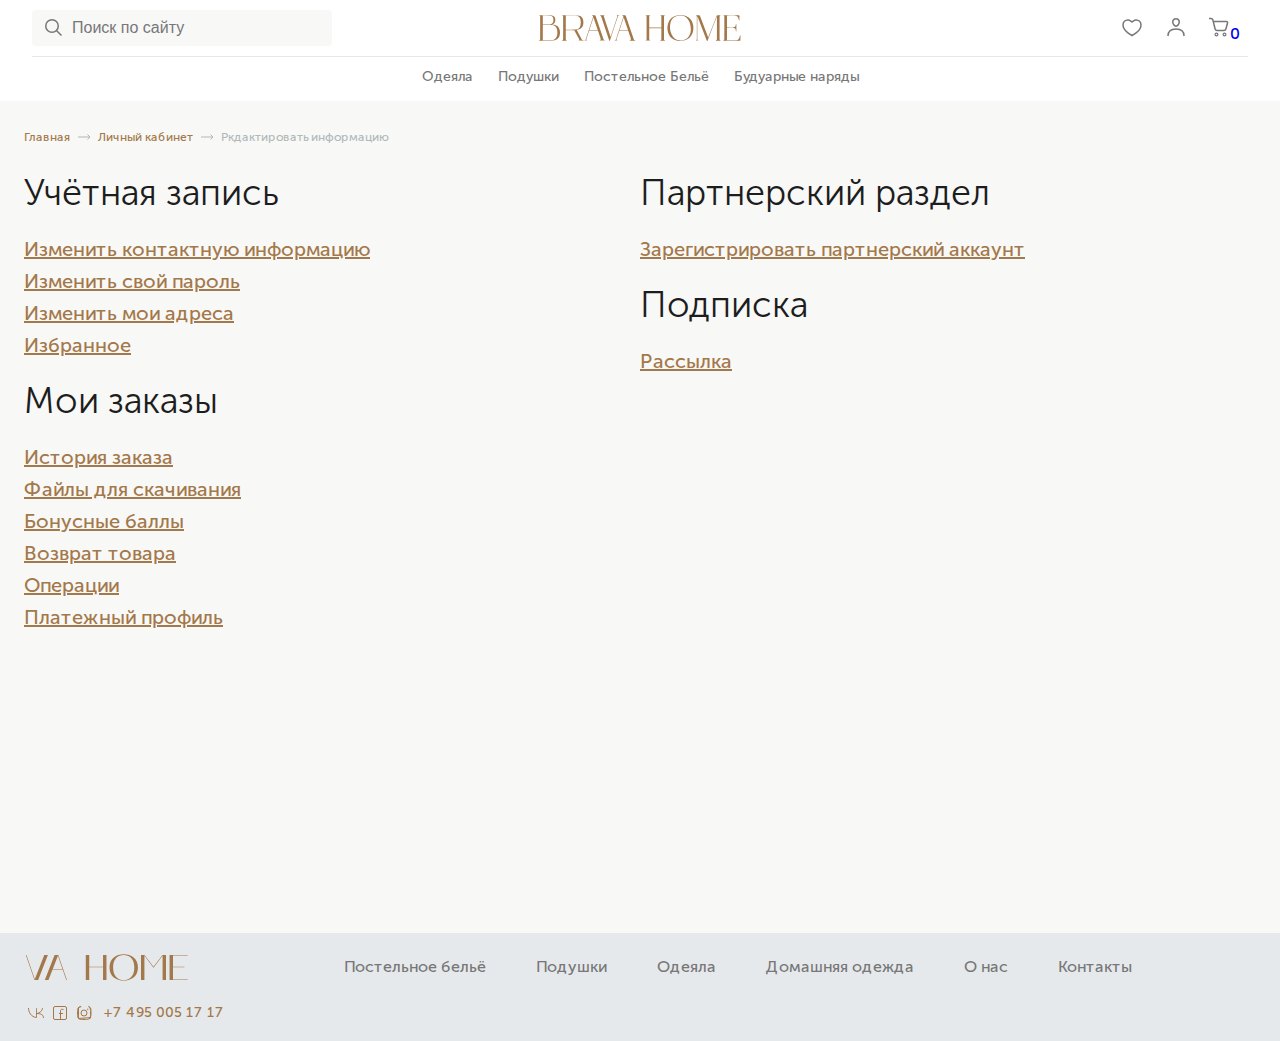
<file: lk.html>
<!DOCTYPE html>
<html lang="ru">
  <head>
    <meta charset="utf-8">
    <meta http-equiv="X-UA-Compatible" content="IE=edge">
    <meta name="viewport" content="width=device-width, initial-scale=1">
    <!-- The above 3 meta tags *must* come first in the head; any other head content must come *after* these tags -->
    <title></title>

    <!-- CSS -->
    <link href="css/main.css" rel="stylesheet">
    <link href="css/media.css" rel="stylesheet">

    <link href="slick/slick.css" rel="stylesheet">
    <link href="slick/slick-theme.css" rel="stylesheet">
    <link rel="stylesheet" href="https://cdn.jsdelivr.net/npm/@fancyapps/ui/dist/fancybox.css"/>
    <!-- HTML5 shim and Respond.js for IE8 support of HTML5 elements and media queries -->
    <!-- WARNING: Respond.js doesn't work if you view the page via file:// -->
    <!--[if lt IE 9]>
      <script src="https://oss.maxcdn.com/html5shiv/3.7.2/html5shiv.min.js"></script>
      <script src="https://oss.maxcdn.com/respond/1.4.2/respond.min.js"></script>
    <![endif]-->
  </head>
   
  
  <body>

    <nav class="mt-mobile nav-open">
      <div class="mt-munu-mb">          
        <div class="header-navigation-wr">
          <div class="header-navigation">
            <div class="header_input">
              <input type="text" size="40" placeholder="Поиск по сайту">
            </div>
            
            <ul class="header_nav">
              <li class="header_nav-li">
                <a href="#">
                  Постельное бельё
                </a>
              </li>
              <li class="header_nav-li">
                <a href="#">
                  Подушки
                </a>
              </li>
              <li class="header_nav-li">
                <a href="#">
                  Одеяла
                </a>
              </li>
              <li class="header_nav-li">
                <a href="#">
                  Домашняя одежда
                </a>
              </li>
            </ul>
          </div>   
        </div>  
      </div>  
    </nav>
    
    <header class="header">
      <div class="container header_container">
        <div class="header_wrap">
          <div class="burger">
            <i>
              <svg width="18" height="13" viewBox="0 0 18 13" fill="none" xmlns="http://www.w3.org/2000/svg">
                <path d="M0 0V1H8.30769H10V0H0ZM0 6V7H18V6H8.30769H0ZM7 12V13H18V12H7Z" fill="#282522"></path>
              </svg>
            </i>
            <i>
              <svg width="18" height="18" viewBox="0 0 15 15" fill="none" xmlns="http://www.w3.org/2000/svg">
                <path d="M13.4179 0.969751C13.3769 0.9844 12.0293 2.31155 10.4238 3.91995L7.49998 6.84084L4.57908 3.91995C1.40037 0.744164 1.60251 0.928736 1.32712 0.98147C1.18357 1.00784 1.00779 1.18362 0.981421 1.32717C0.928687 1.60256 0.744116 1.40041 3.9199 4.5762L6.8408 7.50002L3.90525 10.4356C0.720679 13.626 0.89939 13.4268 0.949195 13.6992C0.975562 13.8369 1.16306 14.0244 1.30076 14.0508C1.57322 14.1006 1.374 14.2793 4.5615 11.0948L7.49998 8.1592L10.4355 11.0948C13.6289 14.2852 13.4267 14.1006 13.7021 14.0479C13.8457 14.0215 14.0215 13.8457 14.0478 13.7022C14.1006 13.4268 14.2851 13.6289 11.0947 10.4385L8.15916 7.50002L11.0947 4.56448C14.2763 1.37991 14.1006 1.57327 14.0508 1.30374C14.001 1.03713 13.6787 0.867212 13.4179 0.969751Z" fill="#282522"></path>
              </svg>
            </i>
          </div>
          <div class="header_left">
            <div class="header_input header_input-none" id="search">
              <input type="text" size="40" name="search" placeholder="Поиск по сайту" data-listener-added_c9b1a39c="true">
            </div>
          </div>
    
          <div class="header_logo">
            <a href="/">
              <img src="images/header_logo.svg" alt="">
            </a>
          </div>
    
          <div class="header_right">
            <ul class="header_ul">
              <li class="header_li">
                <a href="https://vitabrava-home.ru/index.php?route=account/wishlist">
                  <svg width="36" height="36" viewBox="0 0 36 36" fill="none" xmlns="http://www.w3.org/2000/svg">
                    <path d="M18 12L18.8624 11.2686C19.7238 10.6897 21 10 22 10C24.8339 10 27 12 27 15C27 18 25.2822 20.4862 22.3979 22.6921C21.6701 23.2487 19.0643 24.8759 18 25.5C16.942 24.842 14.3321 23.124 13.6034 22.5487C10.7195 20.272 9 18 9 15C9 12 11.1662 10 14 10C15 10 16.2759 10.6897 17.1373 11.2685L18 12Z" stroke="#777777" stroke-width="1.5"></path>
                  </svg>
                </a>
              </li>
              <li class="header_li">
                <a href="https://vitabrava-home.ru/index.php?route=account/account">
                  <svg width="36" height="36" viewBox="0 0 36 36" fill="none" xmlns="http://www.w3.org/2000/svg">
                    <path d="M21.25 12C21.25 12.8036 20.8732 13.9033 20.2206 14.8062C19.5598 15.7204 18.7561 16.25 18 16.25C17.2439 16.25 16.4402 15.7204 15.7794 14.8062C15.1268 13.9033 14.75 12.8036 14.75 12C14.75 10.9385 15.1252 10.1409 15.6881 9.60631C16.2569 9.06609 17.0649 8.75 18 8.75C18.9351 8.75 19.7431 9.06609 20.3119 9.60631C20.8748 10.1409 21.25 10.9385 21.25 12Z" stroke="#777777" stroke-width="1.5"></path>
                    <path d="M10 26C10 22 12 19 18 19C24 19 26 22 26 26" stroke="#777777" stroke-width="1.5"></path>
                  </svg>
                </a>
              </li>
              <li class="header_li">
                <a href="https://vitabrava-home.ru/index.php?route=checkout/cart">
                  <svg width="36" height="36" viewBox="0 0 36 36" fill="none" xmlns="http://www.w3.org/2000/svg">
                    <path d="M7 8.5H8.93845C9.85618 8.5 10.6561 9.12459 10.8787 10.0149L13.1213 18.9851C13.3439 19.8754 14.1438 20.5 15.0616 20.5H21.9646C22.8702 20.5 23.6627 19.8916 23.8967 19.0168L25.5706 12.7584C25.7404 12.1234 25.2618 11.5 24.6045 11.5H11.5435" stroke="#777777" stroke-width="1.5"></path>
                    <path d="M14.5 25.9C13.7286 25.9 13.1 25.2714 13.1 24.5C13.1 23.7286 13.7286 23.1 14.5 23.1C15.2714 23.1 15.9 23.7286 15.9 24.5C15.9 25.2714 15.2714 25.9 14.5 25.9Z" stroke="#777777" stroke-width="1.2"></path>
                    <path d="M22.5 25.9C21.7286 25.9 21.1 25.2714 21.1 24.5C21.1 23.7286 21.7286 23.1 22.5 23.1C23.2714 23.1 23.9 23.7286 23.9 24.5C23.9 25.2714 23.2714 25.9 22.5 25.9Z" stroke="#777777" stroke-width="1.2"></path>
                  </svg>
                  <span class="js-cart-total">0</span>
                </a>
                <!-- <div style="font-size: 0.8em; position: fixed; right: 15px; top: 28px;" class="js-cart-total">0</div> -->
              </li>
              
            </ul>
          </div>
        </div>
          <div class="header_left menu">        <ul class="header_nav">          <li class="header_nav-li">
                <a href="https://vitabrava-home.ru/index.php?route=product/category&amp;path=140">Одеяла
                </a>
              </li>          <li class="header_nav-li">
                <a href="https://vitabrava-home.ru/index.php?route=product/category&amp;path=139">Подушки
                </a>
              </li>          <li class="header_nav-li">
                <a href="https://vitabrava-home.ru/index.php?route=product/category&amp;path=138">Постельное Бельё
                </a>
              </li>          <li class="header_nav-li">
                <a href="https://vitabrava-home.ru/index.php?route=product/category&amp;path=141">Будуарные наряды
                </a>
              </li>        </ul>
    
          </div>
      </div>
    </header>

    
    <section class="seeds">
      <div class="container">
        <ul class="seeds_ul">
          <li class="seeds_li">
            <a href="#">
              Главная
            </a>
          </li>
          <li class="seeds_li">
            <a href="#">
              Личный кабинет
            </a>
          </li>
          <li class="seeds_li">
            Ркдактировать информацию
          </li>
        </ul>
      </div>
    </section>
    
    
  

    <div class="registration">
      <div class="container">
        <div class="lk__wrap">
          <div class="lk__block">
            <div class="lk__inner">
              <h2 class="title">Учётная запись</h2>
              <a href="#" class="lk__link">Изменить контактную информацию</a>
              <a href="#" class="lk__link">Изменить свой пароль</a>
              <a href="#" class="lk__link">Изменить мои адреса</a>
              <a href="#" class="lk__link">Избранное</a>
            </div> 
            
            <div class="lk__inner">
              <h2 class="title">Мои заказы</h2>
              <a href="#" class="lk__link">История заказа</a>
              <a href="#" class="lk__link">Файлы для скачивания</a>
              <a href="#" class="lk__link">Бонусные баллы</a>
              <a href="#" class="lk__link">Возврат товара</a>
              <a href="#" class="lk__link">Операции</a>
              <a href="#" class="lk__link">Платежный профиль</a>
            </div> 
          </div>
          <div class="lk__block">
            <div class="lk__inner">
              <h2 class="title">Партнерcкий раздел</h2>
              <a href="#" class="lk__link">Зарегистрировать партнерский аккаунт</a>
            </div> 

            <div class="lk__inner">
              <h2 class="title">Подписка</h2>
              <a href="#" class="lk__link">Рассылка</a>
            </div> 
          </div>
        </div>
          
        
      </div>
    </div>

 

    <footer class="footer">
      <div class="container">
        <div class="footer_wrap">
          <div class="footer_block">
            <div class="footer_logo">
              <a href="#">
                <img src="images/footer_logo.svg" alt="">
              </a>
            </div>
            <div class="footer_bottom">
              <ul class="footer_social">
                <li class="footer_social-li">
                  <a href="#">
                    <svg width="24" height="24" viewBox="0 0 24 24" fill="none" xmlns="http://www.w3.org/2000/svg">
                    <path d="M4.5 7C4.5 11 7 16 12.5 16.5C12.5 15.5 12.5 7 12.5 7" stroke="#A47846"/>
                    <path d="M18.5 7C18.5 9 16 12.5 12.5 12.5C14.5 12.5 19.5 12.5 19.5 17" stroke="#A47846"/>
                    </svg>
                  </a>
                </li>
                <li class="footer_social-li">
                  <a href="#">
                    <svg width="24" height="24" viewBox="0 0 24 24" fill="none" xmlns="http://www.w3.org/2000/svg">
                    <rect x="5.5" y="5.5" width="13" height="13" rx="1.5" stroke="#A47846"/>
                    <path d="M12.5 18.4999V9.65264C12.5 8.78753 13.2768 8.12947 14.1302 8.27169L15.5 8.5M11 12.5H15" stroke="#A47846"/>
                    </svg>
                  </a>
                </li>
                <li class="footer_social-li">
                  <a href="#">
                    <svg width="24" height="24" viewBox="0 0 24 24" fill="none" xmlns="http://www.w3.org/2000/svg">
                    <path d="M6.52841 6.52844C6.52842 6.52843 6.52843 6.52842 6.52844 6.52841C6.86514 6.19174 7.19553 5.9891 7.59583 5.83356L7.59587 5.83354C7.9845 5.68249 8.43905 5.57342 9.13669 5.54161L9.1367 5.5416L6.52841 6.52844ZM6.52841 6.52844C6.19174 6.86514 5.9891 7.19553 5.83356 7.59583L5.83354 7.59587C5.68249 7.9845 5.57342 8.43905 5.54161 9.13669L5.5416 9.1367C5.50806 9.87191 5.5 10.1014 5.5 12C5.5 13.8986 5.50806 14.1281 5.5416 14.8633L5.54161 14.8633C5.57342 15.561 5.68249 16.0155 5.83354 16.4041L5.83356 16.4042C5.9891 16.8045 6.19174 17.1349 6.52841 17.4716M6.52841 6.52844V17.4716M6.52841 17.4716C6.52842 17.4716 6.52843 17.4716 6.52844 17.4716M6.52841 17.4716L6.52844 17.4716M6.52844 17.4716C6.86514 17.8083 7.19554 18.0109 7.59585 18.1665C7.9845 18.3175 8.43905 18.4266 9.13669 18.4584L9.1367 18.4584C9.87191 18.4919 10.1014 18.5 12 18.5C13.8986 18.5 14.1281 18.4919 14.8633 18.4584L14.8633 18.4584C15.5609 18.4266 16.0155 18.3175 16.4041 18.1665C16.8045 18.0109 17.1349 17.8083 17.4716 17.4716C17.4716 17.4716 17.4716 17.4716 17.4716 17.4716M6.52844 17.4716L18.6325 16.5853C18.4536 17.0456 18.2143 17.436 17.8251 17.8251L17.4716 17.4716M17.4716 17.4716C17.8083 17.1349 18.0109 16.8045 18.1665 16.4041M17.4716 17.4716L18.1665 16.4041M18.1665 16.4041C18.3175 16.0155 18.4266 15.5609 18.4584 14.8633L18.4584 14.8633C18.4919 14.1281 18.5 13.8986 18.5 12C18.5 10.1014 18.4919 9.87191 18.4584 9.1367L18.4584 9.13669C18.4266 8.43905 18.3175 7.9845 18.1665 7.59585M18.1665 16.4041L18.9579 14.8861C18.9919 14.1395 19 13.9011 19 12C19 10.0989 18.9919 9.86053 18.9579 9.11391C18.9239 8.36884 18.8055 7.85999 18.6325 7.41473M18.1665 7.59585L18.6325 7.41473M18.1665 7.59585C18.1665 7.59585 18.1665 7.59584 18.1665 7.59584L18.6325 7.41473M18.1665 7.59585C18.0109 7.19554 17.8083 6.86514 17.4716 6.52844M18.6325 7.41473C18.4536 6.95442 18.2143 6.56405 17.8251 6.17487M17.8251 6.17487L17.4716 6.52844M17.8251 6.17487L17.4716 6.52841M17.8251 6.17487C17.436 5.78572 17.0456 5.54637 16.5853 5.3675L17.4716 6.52841M17.4716 6.52844C17.4716 6.52843 17.4716 6.52842 17.4716 6.52841M17.4716 6.52844C17.4716 6.52843 17.4716 6.52842 17.4716 6.52841" stroke="#A47846"/>
                    <circle cx="12" cy="12" r="3" stroke="#A47846"/>
                    <circle cx="15.75" cy="8.25" r="0.375" stroke="#A47846" stroke-width="0.75"/>
                    </svg>
                  </a>
                </li>
              </ul>
              <div class="footer_number">
                <a href="#">
                  +7 495 005 17 17
                </a>
              </div>
            </div>
          </div>
          <ul class="footer_nav">
            <li class="footer_nav-li">
              <a href="#">
                Постельное бельё
              </a>
            </li>
            <li class="footer_nav-li">
              <a href="#">
                Подушки
              </a>
            </li>
            <li class="footer_nav-li">
              <a href="#">
                Одеяла
              </a>
            </li>
            <li class="footer_nav-li">
              <a href="#">
                Домашняя одежда
              </a>
            </li>
            <li class="footer_nav-li">
              <a href="#">
                О нас
              </a>
            </li>
            <li class="footer_nav-li">
              <a href="#">
                Контакты
              </a>
            </li>
          </ul>
        </div>
      </div>
    </footer>


    
    <!-- jQuery (necessary for Bootstrap's JavaScript plugins) -->
    <script src="https://cdn.jsdelivr.net/npm/@fancyapps/ui@4.0/dist/fancybox.umd.js"></script>
    <script src="https://ajax.googleapis.com/ajax/libs/jquery/1.11.3/jquery.min.js"></script>
    <!-- Include all compiled plugins (below), or include individual files as needed -->
    <script src="slick/slick.min.js"></script>
    <script src="js/main.js"></script>

    <script>
      Fancybox.bind("#gallery a", {
        groupAll: true, // Group all items
        on: {
          ready: (fancybox) => {
            console.log(`fancybox #${fancybox.id} is ready!`);
          }
        }
      });
    </script>
  </body>
</html>
</file>
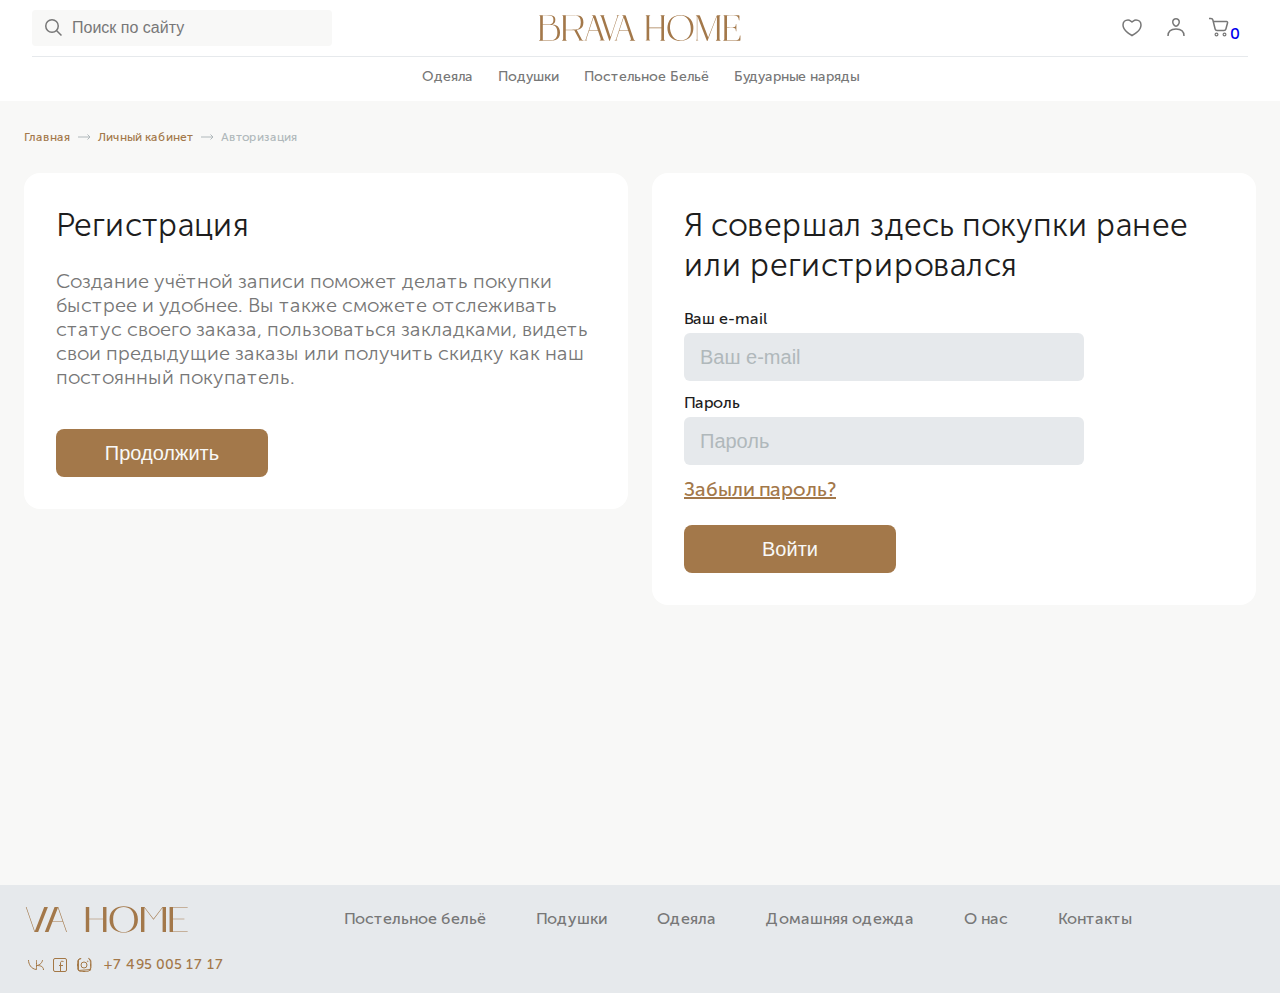
<file: registration.html>
<!DOCTYPE html>
<html lang="ru">
  <head>
    <meta charset="utf-8">
    <meta http-equiv="X-UA-Compatible" content="IE=edge">
    <meta name="viewport" content="width=device-width, initial-scale=1">
    <!-- The above 3 meta tags *must* come first in the head; any other head content must come *after* these tags -->
    <title></title>

    <!-- CSS -->
    <link href="css/main.css" rel="stylesheet">
    <link href="css/media.css" rel="stylesheet">

    <link href="slick/slick.css" rel="stylesheet">
    <link href="slick/slick-theme.css" rel="stylesheet">
    <link rel="stylesheet" href="https://cdn.jsdelivr.net/npm/@fancyapps/ui/dist/fancybox.css"/>
    <!-- HTML5 shim and Respond.js for IE8 support of HTML5 elements and media queries -->
    <!-- WARNING: Respond.js doesn't work if you view the page via file:// -->
    <!--[if lt IE 9]>
      <script src="https://oss.maxcdn.com/html5shiv/3.7.2/html5shiv.min.js"></script>
      <script src="https://oss.maxcdn.com/respond/1.4.2/respond.min.js"></script>
    <![endif]-->
  </head>
   
  
  <body>

    <nav class="mt-mobile nav-open">
      <div class="mt-munu-mb">          
        <div class="header-navigation-wr">
          <div class="header-navigation">
            <div class="header_input">
              <input type="text" size="40" placeholder="Поиск по сайту">
            </div>
            
            <ul class="header_nav">
              <li class="header_nav-li">
                <a href="#">
                  Постельное бельё
                </a>
              </li>
              <li class="header_nav-li">
                <a href="#">
                  Подушки
                </a>
              </li>
              <li class="header_nav-li">
                <a href="#">
                  Одеяла
                </a>
              </li>
              <li class="header_nav-li">
                <a href="#">
                  Домашняя одежда
                </a>
              </li>
            </ul>
          </div>   
        </div>  
      </div>  
    </nav>
    
    <header class="header">
      <div class="container header_container">
        <div class="header_wrap">
          <div class="burger">
            <i>
              <svg width="18" height="13" viewBox="0 0 18 13" fill="none" xmlns="http://www.w3.org/2000/svg">
                <path d="M0 0V1H8.30769H10V0H0ZM0 6V7H18V6H8.30769H0ZM7 12V13H18V12H7Z" fill="#282522"></path>
              </svg>
            </i>
            <i>
              <svg width="18" height="18" viewBox="0 0 15 15" fill="none" xmlns="http://www.w3.org/2000/svg">
                <path d="M13.4179 0.969751C13.3769 0.9844 12.0293 2.31155 10.4238 3.91995L7.49998 6.84084L4.57908 3.91995C1.40037 0.744164 1.60251 0.928736 1.32712 0.98147C1.18357 1.00784 1.00779 1.18362 0.981421 1.32717C0.928687 1.60256 0.744116 1.40041 3.9199 4.5762L6.8408 7.50002L3.90525 10.4356C0.720679 13.626 0.89939 13.4268 0.949195 13.6992C0.975562 13.8369 1.16306 14.0244 1.30076 14.0508C1.57322 14.1006 1.374 14.2793 4.5615 11.0948L7.49998 8.1592L10.4355 11.0948C13.6289 14.2852 13.4267 14.1006 13.7021 14.0479C13.8457 14.0215 14.0215 13.8457 14.0478 13.7022C14.1006 13.4268 14.2851 13.6289 11.0947 10.4385L8.15916 7.50002L11.0947 4.56448C14.2763 1.37991 14.1006 1.57327 14.0508 1.30374C14.001 1.03713 13.6787 0.867212 13.4179 0.969751Z" fill="#282522"></path>
              </svg>
            </i>
          </div>
          <div class="header_left">
            <div class="header_input header_input-none" id="search">
              <input type="text" size="40" name="search" placeholder="Поиск по сайту" data-listener-added_c9b1a39c="true">
            </div>
          </div>
    
          <div class="header_logo">
            <a href="/">
              <img src="images/header_logo.svg" alt="">
            </a>
          </div>
    
          <div class="header_right">
            <ul class="header_ul">
              <li class="header_li">
                <a href="https://vitabrava-home.ru/index.php?route=account/wishlist">
                  <svg width="36" height="36" viewBox="0 0 36 36" fill="none" xmlns="http://www.w3.org/2000/svg">
                    <path d="M18 12L18.8624 11.2686C19.7238 10.6897 21 10 22 10C24.8339 10 27 12 27 15C27 18 25.2822 20.4862 22.3979 22.6921C21.6701 23.2487 19.0643 24.8759 18 25.5C16.942 24.842 14.3321 23.124 13.6034 22.5487C10.7195 20.272 9 18 9 15C9 12 11.1662 10 14 10C15 10 16.2759 10.6897 17.1373 11.2685L18 12Z" stroke="#777777" stroke-width="1.5"></path>
                  </svg>
                </a>
              </li>
              <li class="header_li">
                <a href="https://vitabrava-home.ru/index.php?route=account/account">
                  <svg width="36" height="36" viewBox="0 0 36 36" fill="none" xmlns="http://www.w3.org/2000/svg">
                    <path d="M21.25 12C21.25 12.8036 20.8732 13.9033 20.2206 14.8062C19.5598 15.7204 18.7561 16.25 18 16.25C17.2439 16.25 16.4402 15.7204 15.7794 14.8062C15.1268 13.9033 14.75 12.8036 14.75 12C14.75 10.9385 15.1252 10.1409 15.6881 9.60631C16.2569 9.06609 17.0649 8.75 18 8.75C18.9351 8.75 19.7431 9.06609 20.3119 9.60631C20.8748 10.1409 21.25 10.9385 21.25 12Z" stroke="#777777" stroke-width="1.5"></path>
                    <path d="M10 26C10 22 12 19 18 19C24 19 26 22 26 26" stroke="#777777" stroke-width="1.5"></path>
                  </svg>
                </a>
              </li>
              <li class="header_li">
                <a href="https://vitabrava-home.ru/index.php?route=checkout/cart">
                  <svg width="36" height="36" viewBox="0 0 36 36" fill="none" xmlns="http://www.w3.org/2000/svg">
                    <path d="M7 8.5H8.93845C9.85618 8.5 10.6561 9.12459 10.8787 10.0149L13.1213 18.9851C13.3439 19.8754 14.1438 20.5 15.0616 20.5H21.9646C22.8702 20.5 23.6627 19.8916 23.8967 19.0168L25.5706 12.7584C25.7404 12.1234 25.2618 11.5 24.6045 11.5H11.5435" stroke="#777777" stroke-width="1.5"></path>
                    <path d="M14.5 25.9C13.7286 25.9 13.1 25.2714 13.1 24.5C13.1 23.7286 13.7286 23.1 14.5 23.1C15.2714 23.1 15.9 23.7286 15.9 24.5C15.9 25.2714 15.2714 25.9 14.5 25.9Z" stroke="#777777" stroke-width="1.2"></path>
                    <path d="M22.5 25.9C21.7286 25.9 21.1 25.2714 21.1 24.5C21.1 23.7286 21.7286 23.1 22.5 23.1C23.2714 23.1 23.9 23.7286 23.9 24.5C23.9 25.2714 23.2714 25.9 22.5 25.9Z" stroke="#777777" stroke-width="1.2"></path>
                  </svg>
                  <span class="js-cart-total">0</span>
                </a>
                <!-- <div style="font-size: 0.8em; position: fixed; right: 15px; top: 28px;" class="js-cart-total">0</div> -->
              </li>
              
            </ul>
          </div>
        </div>
          <div class="header_left menu">        <ul class="header_nav">          <li class="header_nav-li">
                <a href="https://vitabrava-home.ru/index.php?route=product/category&amp;path=140">Одеяла
                </a>
              </li>          <li class="header_nav-li">
                <a href="https://vitabrava-home.ru/index.php?route=product/category&amp;path=139">Подушки
                </a>
              </li>          <li class="header_nav-li">
                <a href="https://vitabrava-home.ru/index.php?route=product/category&amp;path=138">Постельное Бельё
                </a>
              </li>          <li class="header_nav-li">
                <a href="https://vitabrava-home.ru/index.php?route=product/category&amp;path=141">Будуарные наряды
                </a>
              </li>        </ul>
    
          </div>
      </div>
    </header>

    
    <section class="seeds">
      <div class="container">
        <ul class="seeds_ul">
          <li class="seeds_li">
            <a href="#">
              Главная
            </a>
          </li>
          <li class="seeds_li">
            <a href="#">
              Личный кабинет
            </a>
          </li>
          <li class="seeds_li">
            Авторизация
          </li>
        </ul>
      </div>
    </section>
    
    
  

    <div class="registration">
      <div class="container">
        <div class="reg__wrap">
          <div class="reg__block">
            <div class="reg__inner">
              <h2 class="title reg__h2">
                Регистрация
              </h2>
              <div class="reg__body">
                Создание учётной записи поможет делать покупки быстрее и удобнее. 
                Вы также сможете отслеживать статус своего заказа, пользоваться закладками, видеть свои предыдущие заказы или получить скидку как наш постоянный покупатель.
              </div>

              <div class="reg__btn">
                <button>
                  Продолжить
                </button>
              </div>
            </div>
          </div>
          <div class="reg__block">
            <div class="reg__inner">
              <h2 class="title reg__h2">
                Я совершал здесь покупки ранее или регистрировался
              </h2>
              <form action=""></form>

                <div class="reg__input_title">Ваш e-mail</div>
                <div class="search_input input__reg">
                  <input type="text" size="40" placeholder="Ваш e-mail">
                </div>

                <div class="reg__input_title">Пароль</div>
                <div class="search_input input__reg">
                  <input type="password" size="40" placeholder="Пароль">
                </div>

                <a href="#" class="forgott">Забыли пароль?</a>


                <div class="reg__btn">
                  <button>
                    Войти
                  </button>
                </div>
            </div>
          </div>
        </div>
      </div>
    </div>

 

    <footer class="footer">
      <div class="container">
        <div class="footer_wrap">
          <div class="footer_block">
            <div class="footer_logo">
              <a href="#">
                <img src="images/footer_logo.svg" alt="">
              </a>
            </div>
            <div class="footer_bottom">
              <ul class="footer_social">
                <li class="footer_social-li">
                  <a href="#">
                    <svg width="24" height="24" viewBox="0 0 24 24" fill="none" xmlns="http://www.w3.org/2000/svg">
                    <path d="M4.5 7C4.5 11 7 16 12.5 16.5C12.5 15.5 12.5 7 12.5 7" stroke="#A47846"/>
                    <path d="M18.5 7C18.5 9 16 12.5 12.5 12.5C14.5 12.5 19.5 12.5 19.5 17" stroke="#A47846"/>
                    </svg>
                  </a>
                </li>
                <li class="footer_social-li">
                  <a href="#">
                    <svg width="24" height="24" viewBox="0 0 24 24" fill="none" xmlns="http://www.w3.org/2000/svg">
                    <rect x="5.5" y="5.5" width="13" height="13" rx="1.5" stroke="#A47846"/>
                    <path d="M12.5 18.4999V9.65264C12.5 8.78753 13.2768 8.12947 14.1302 8.27169L15.5 8.5M11 12.5H15" stroke="#A47846"/>
                    </svg>
                  </a>
                </li>
                <li class="footer_social-li">
                  <a href="#">
                    <svg width="24" height="24" viewBox="0 0 24 24" fill="none" xmlns="http://www.w3.org/2000/svg">
                    <path d="M6.52841 6.52844C6.52842 6.52843 6.52843 6.52842 6.52844 6.52841C6.86514 6.19174 7.19553 5.9891 7.59583 5.83356L7.59587 5.83354C7.9845 5.68249 8.43905 5.57342 9.13669 5.54161L9.1367 5.5416L6.52841 6.52844ZM6.52841 6.52844C6.19174 6.86514 5.9891 7.19553 5.83356 7.59583L5.83354 7.59587C5.68249 7.9845 5.57342 8.43905 5.54161 9.13669L5.5416 9.1367C5.50806 9.87191 5.5 10.1014 5.5 12C5.5 13.8986 5.50806 14.1281 5.5416 14.8633L5.54161 14.8633C5.57342 15.561 5.68249 16.0155 5.83354 16.4041L5.83356 16.4042C5.9891 16.8045 6.19174 17.1349 6.52841 17.4716M6.52841 6.52844V17.4716M6.52841 17.4716C6.52842 17.4716 6.52843 17.4716 6.52844 17.4716M6.52841 17.4716L6.52844 17.4716M6.52844 17.4716C6.86514 17.8083 7.19554 18.0109 7.59585 18.1665C7.9845 18.3175 8.43905 18.4266 9.13669 18.4584L9.1367 18.4584C9.87191 18.4919 10.1014 18.5 12 18.5C13.8986 18.5 14.1281 18.4919 14.8633 18.4584L14.8633 18.4584C15.5609 18.4266 16.0155 18.3175 16.4041 18.1665C16.8045 18.0109 17.1349 17.8083 17.4716 17.4716C17.4716 17.4716 17.4716 17.4716 17.4716 17.4716M6.52844 17.4716L18.6325 16.5853C18.4536 17.0456 18.2143 17.436 17.8251 17.8251L17.4716 17.4716M17.4716 17.4716C17.8083 17.1349 18.0109 16.8045 18.1665 16.4041M17.4716 17.4716L18.1665 16.4041M18.1665 16.4041C18.3175 16.0155 18.4266 15.5609 18.4584 14.8633L18.4584 14.8633C18.4919 14.1281 18.5 13.8986 18.5 12C18.5 10.1014 18.4919 9.87191 18.4584 9.1367L18.4584 9.13669C18.4266 8.43905 18.3175 7.9845 18.1665 7.59585M18.1665 16.4041L18.9579 14.8861C18.9919 14.1395 19 13.9011 19 12C19 10.0989 18.9919 9.86053 18.9579 9.11391C18.9239 8.36884 18.8055 7.85999 18.6325 7.41473M18.1665 7.59585L18.6325 7.41473M18.1665 7.59585C18.1665 7.59585 18.1665 7.59584 18.1665 7.59584L18.6325 7.41473M18.1665 7.59585C18.0109 7.19554 17.8083 6.86514 17.4716 6.52844M18.6325 7.41473C18.4536 6.95442 18.2143 6.56405 17.8251 6.17487M17.8251 6.17487L17.4716 6.52844M17.8251 6.17487L17.4716 6.52841M17.8251 6.17487C17.436 5.78572 17.0456 5.54637 16.5853 5.3675L17.4716 6.52841M17.4716 6.52844C17.4716 6.52843 17.4716 6.52842 17.4716 6.52841M17.4716 6.52844C17.4716 6.52843 17.4716 6.52842 17.4716 6.52841" stroke="#A47846"/>
                    <circle cx="12" cy="12" r="3" stroke="#A47846"/>
                    <circle cx="15.75" cy="8.25" r="0.375" stroke="#A47846" stroke-width="0.75"/>
                    </svg>
                  </a>
                </li>
              </ul>
              <div class="footer_number">
                <a href="#">
                  +7 495 005 17 17
                </a>
              </div>
            </div>
          </div>
          <ul class="footer_nav">
            <li class="footer_nav-li">
              <a href="#">
                Постельное бельё
              </a>
            </li>
            <li class="footer_nav-li">
              <a href="#">
                Подушки
              </a>
            </li>
            <li class="footer_nav-li">
              <a href="#">
                Одеяла
              </a>
            </li>
            <li class="footer_nav-li">
              <a href="#">
                Домашняя одежда
              </a>
            </li>
            <li class="footer_nav-li">
              <a href="#">
                О нас
              </a>
            </li>
            <li class="footer_nav-li">
              <a href="#">
                Контакты
              </a>
            </li>
          </ul>
        </div>
      </div>
    </footer>


    
    <!-- jQuery (necessary for Bootstrap's JavaScript plugins) -->
    <script src="https://cdn.jsdelivr.net/npm/@fancyapps/ui@4.0/dist/fancybox.umd.js"></script>
    <script src="https://ajax.googleapis.com/ajax/libs/jquery/1.11.3/jquery.min.js"></script>
    <!-- Include all compiled plugins (below), or include individual files as needed -->
    <script src="slick/slick.min.js"></script>
    <script src="js/main.js"></script>

    <script>
      Fancybox.bind("#gallery a", {
        groupAll: true, // Group all items
        on: {
          ready: (fancybox) => {
            console.log(`fancybox #${fancybox.id} is ready!`);
          }
        }
      });
    </script>
  </body>
</html>
</file>
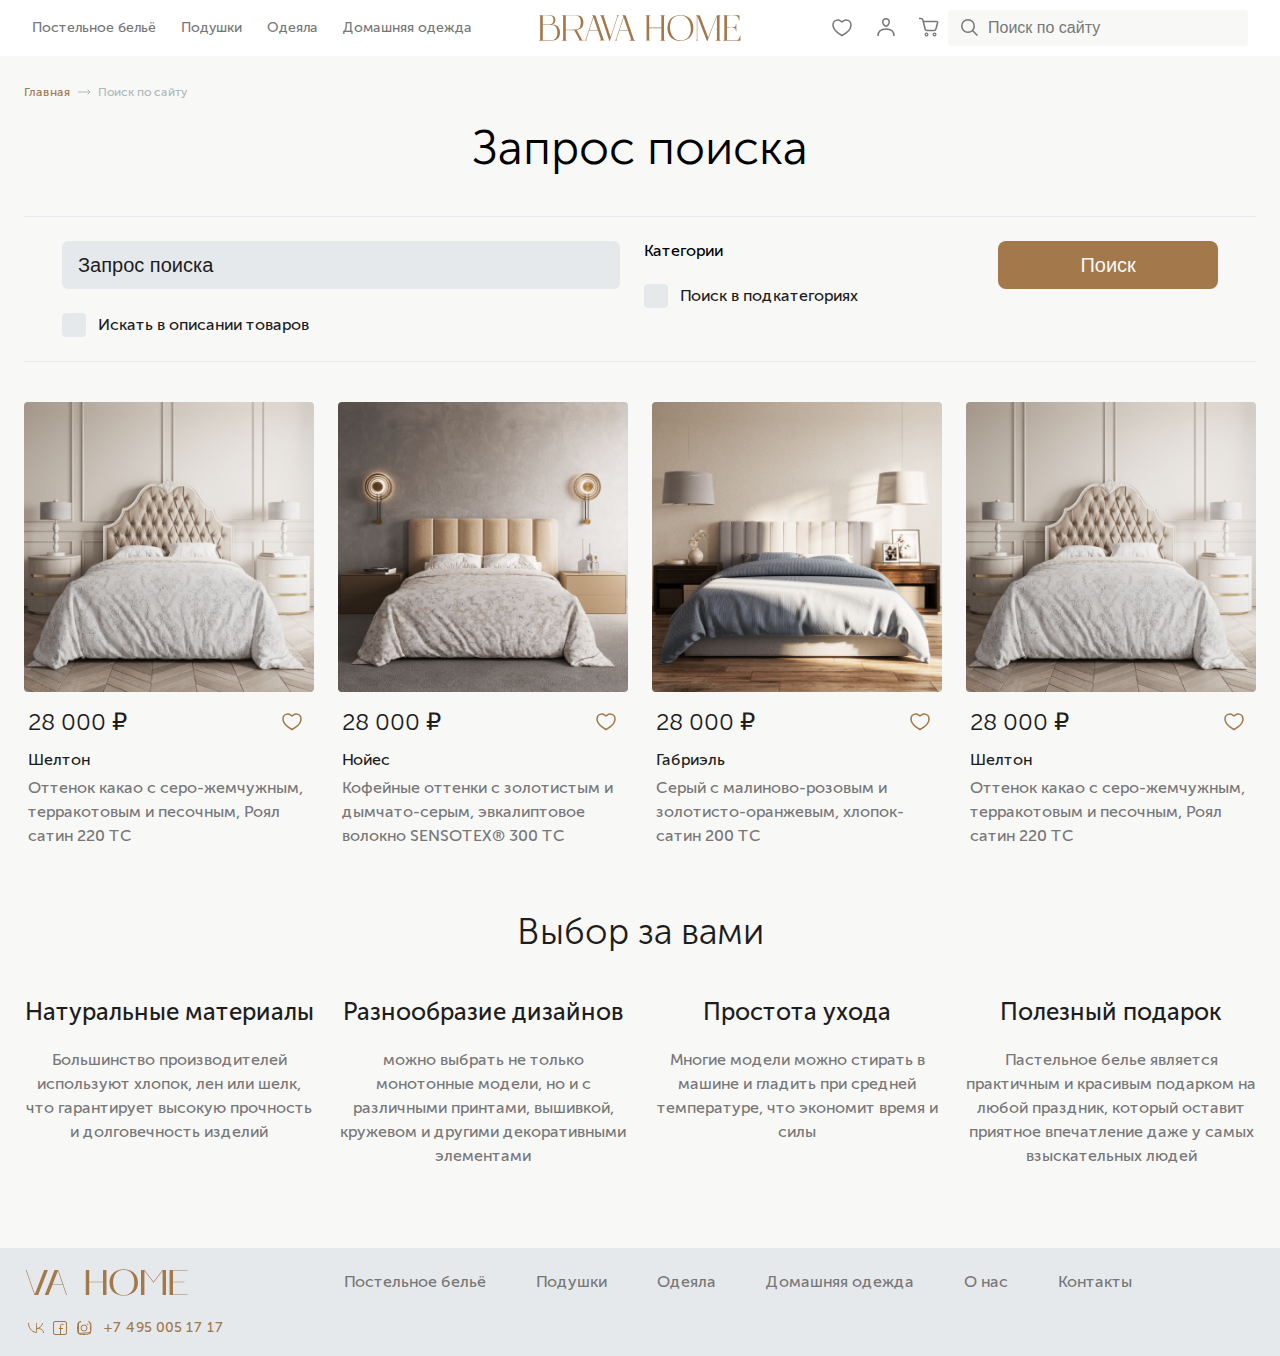
<file: search.html>
<!DOCTYPE html>
<html lang="ru">
  <head>
    <meta charset="utf-8">
    <meta http-equiv="X-UA-Compatible" content="IE=edge">
    <meta name="viewport" content="width=device-width, initial-scale=1">
    <!-- The above 3 meta tags *must* come first in the head; any other head content must come *after* these tags -->
    <title></title>

    <!-- CSS -->
    <link href="css/main.css" rel="stylesheet">
    <link href="css/media.css" rel="stylesheet">

    <link href="slick/slick.css" rel="stylesheet">
    <link href="slick/slick-theme.css" rel="stylesheet">
    <link rel="stylesheet" href="https://cdn.jsdelivr.net/npm/@fancyapps/ui/dist/fancybox.css"/>
    <!-- HTML5 shim and Respond.js for IE8 support of HTML5 elements and media queries -->
    <!-- WARNING: Respond.js doesn't work if you view the page via file:// -->
    <!--[if lt IE 9]>
      <script src="https://oss.maxcdn.com/html5shiv/3.7.2/html5shiv.min.js"></script>
      <script src="https://oss.maxcdn.com/respond/1.4.2/respond.min.js"></script>
    <![endif]-->
  </head>
   
  
  <body>

    <nav class="mt-mobile nav-open">
      <div class="mt-munu-mb">          
        <div class="header-navigation-wr">
          <div class="header-navigation">
            <div class="header_input">
              <input type="text" size="40" placeholder="Поиск по сайту">
            </div>
            
            <ul class="header_nav">
              <li class="header_nav-li">
                <a href="#">
                  Постельное бельё
                </a>
              </li>
              <li class="header_nav-li">
                <a href="#">
                  Подушки
                </a>
              </li>
              <li class="header_nav-li">
                <a href="#">
                  Одеяла
                </a>
              </li>
              <li class="header_nav-li">
                <a href="#">
                  Домашняя одежда
                </a>
              </li>
            </ul>
          </div>   
        </div>  
      </div>  
    </nav>
    
    <header class="header">
      <div class="container header_container">
        <div class="header_wrap">
          <div class="burger">
            <i>
              <svg width="18" height="13" viewBox="0 0 18 13" fill="none" xmlns="http://www.w3.org/2000/svg">
              <path d="M0 0V1H8.30769H10V0H0ZM0 6V7H18V6H8.30769H0ZM7 12V13H18V12H7Z" fill="#282522"/>
              </svg>
            </i>
            <i>
              <svg width="15" height="15" viewBox="0 0 15 15" fill="none" xmlns="http://www.w3.org/2000/svg">
              <path d="M13.4179 0.969751C13.3769 0.9844 12.0293 2.31155 10.4238 3.91995L7.49998 6.84084L4.57908 3.91995C1.40037 0.744164 1.60251 0.928736 1.32712 0.98147C1.18357 1.00784 1.00779 1.18362 0.981421 1.32717C0.928687 1.60256 0.744116 1.40041 3.9199 4.5762L6.8408 7.50002L3.90525 10.4356C0.720679 13.626 0.89939 13.4268 0.949195 13.6992C0.975562 13.8369 1.16306 14.0244 1.30076 14.0508C1.57322 14.1006 1.374 14.2793 4.5615 11.0948L7.49998 8.1592L10.4355 11.0948C13.6289 14.2852 13.4267 14.1006 13.7021 14.0479C13.8457 14.0215 14.0215 13.8457 14.0478 13.7022C14.1006 13.4268 14.2851 13.6289 11.0947 10.4385L8.15916 7.50002L11.0947 4.56448C14.2763 1.37991 14.1006 1.57327 14.0508 1.30374C14.001 1.03713 13.6787 0.867212 13.4179 0.969751Z" fill="#282522"/>
              </svg>
            </i> 
          </div>
          <div class="header_left">
            <ul class="header_nav">
              <li class="header_nav-li">
                <a href="#">
                  Постельное бельё
                </a>
              </li>
              <li class="header_nav-li">
                <a href="#">
                  Подушки
                </a>
              </li>
              <li class="header_nav-li">
                <a href="#">
                  Одеяла
                </a>
              </li>
              <li class="header_nav-li">
                <a href="#">
                  Домашняя одежда
                </a>
              </li>
            </ul>
          </div>
          <div class="header_logo">
            <a href="#">
              <img src="images/header_logo.svg" alt="">
            </a>
          </div>
          <div class="header_right">
            <div class="header_input header_input-none">
              <input type="text" size="40" placeholder="Поиск по сайту">
            </div>
            <ul class="header_ul">
              <li class="header_li">
                <a href="#">
                  <svg width="36" height="36" viewBox="0 0 36 36" fill="none" xmlns="http://www.w3.org/2000/svg">
                  <path d="M18 12L18.8624 11.2686C19.7238 10.6897 21 10 22 10C24.8339 10 27 12 27 15C27 18 25.2822 20.4862 22.3979 22.6921C21.6701 23.2487 19.0643 24.8759 18 25.5C16.942 24.842 14.3321 23.124 13.6034 22.5487C10.7195 20.272 9 18 9 15C9 12 11.1662 10 14 10C15 10 16.2759 10.6897 17.1373 11.2685L18 12Z" stroke="#777777" stroke-width="1.5"/>
                  </svg>
                </a>
              </li>
              <li class="header_li">
                <a href="#">
                  <svg width="36" height="36" viewBox="0 0 36 36" fill="none" xmlns="http://www.w3.org/2000/svg">
                  <path d="M21.25 12C21.25 12.8036 20.8732 13.9033 20.2206 14.8062C19.5598 15.7204 18.7561 16.25 18 16.25C17.2439 16.25 16.4402 15.7204 15.7794 14.8062C15.1268 13.9033 14.75 12.8036 14.75 12C14.75 10.9385 15.1252 10.1409 15.6881 9.60631C16.2569 9.06609 17.0649 8.75 18 8.75C18.9351 8.75 19.7431 9.06609 20.3119 9.60631C20.8748 10.1409 21.25 10.9385 21.25 12Z" stroke="#777777" stroke-width="1.5"/>
                  <path d="M10 26C10 22 12 19 18 19C24 19 26 22 26 26" stroke="#777777" stroke-width="1.5"/>
                  </svg>
                </a>
              </li>
              <li class="header_li">
                <a href="#">
                  <svg width="36" height="36" viewBox="0 0 36 36" fill="none" xmlns="http://www.w3.org/2000/svg">
                  <path d="M7 8.5H8.93845C9.85618 8.5 10.6561 9.12459 10.8787 10.0149L13.1213 18.9851C13.3439 19.8754 14.1438 20.5 15.0616 20.5H21.9646C22.8702 20.5 23.6627 19.8916 23.8967 19.0168L25.5706 12.7584C25.7404 12.1234 25.2618 11.5 24.6045 11.5H11.5435" stroke="#777777" stroke-width="1.5"/>
                  <path d="M14.5 25.9C13.7286 25.9 13.1 25.2714 13.1 24.5C13.1 23.7286 13.7286 23.1 14.5 23.1C15.2714 23.1 15.9 23.7286 15.9 24.5C15.9 25.2714 15.2714 25.9 14.5 25.9Z" stroke="#777777" stroke-width="1.2"/>
                  <path d="M22.5 25.9C21.7286 25.9 21.1 25.2714 21.1 24.5C21.1 23.7286 21.7286 23.1 22.5 23.1C23.2714 23.1 23.9 23.7286 23.9 24.5C23.9 25.2714 23.2714 25.9 22.5 25.9Z" stroke="#777777" stroke-width="1.2"/>
                  </svg>
                </a>
              </li>
            </ul>
          </div>
        </div>
      </div>
    </header>


    
    <section class="seeds">
      <div class="container">
        <ul class="seeds_ul">
          <li class="seeds_li">
            <a href="#">
              Главная
            </a>
          </li>
          <li class="seeds_li">
            Поиск по сайту
          </li>
        </ul>
      </div>
    </section>

    
    
    <section class="catalog">
      <div class="container">
        <div class="title_border">
          <h1 class="title2 title_center">
            Запрос поиска 
          </h1>
        </div>
        <div class="search">
          <div class="search_width">
            <div class="search_wrap">
              <div class="search_block">
                <div class="search_input">
                  <input type="text" size="40" placeholder="Запрос поиска">
                </div>
                <div class="search_chekbox">
                  <label class="checkbox-main">
                    <input type="checkbox" name="1">
                    <span class="checkbox"></span>
                    <div class="checkbox-title">
                     Искать в описании товаров
                    </div>  
                  </label>
                </div>
              </div>
              <div class="search_block2">
                <div class="search_select">
                  <div class="select">
                    <input class="select__input" type="hidden" name="">
                    <div class="select__head">Категории</div>
                    <ul class="select__list" style="display: none;">
                      <li class="select__item">Постельное бельё</li>
                      <li class="select__item">Спальное бельё</li>
                      <li class="select__item">Постельное бельё</li>
                      <li class="select__item">Постельное бельё</li>
                    </ul>
                  </div>
                </div>
                <div class="search_chekbox">
                  <label class="checkbox-main">
                    <input type="checkbox" name="1">
                    <span class="checkbox"></span>
                    <div class="checkbox-title">
                     Поиск в подкатегориях
                    </div>  
                  </label>
                </div>
              </div>
              <div class="search_block3">
                <div class="search_button">
                  <button>
                    Поиск
                  </button>
                </div>
              </div>
            </div>
          </div>
        </div>
      </div>
      <div class="container catalog_container">
        <div class="catalog_wrap">
          <div class="catalog_block">
            <div class="new_slayder_border">
              <div class="new_img"> 
                <img src="images/new_img.png" alt="">
              </div>
              <div class="new_pd">
                <div class="new_top">
                  <div class="new_price">
                    28 000 ₽
                  </div>
                  <div class="new_favorite">
                    <button>
                      <svg width="36" height="36" viewBox="0 0 36 36" fill="none" xmlns="http://www.w3.org/2000/svg">
                      <path d="M18 12L18.8624 11.2686C19.7238 10.6897 21 10 22 10C24.8339 10 27 12 27 15C27 18 25.2822 20.4862 22.3979 22.6921C21.6701 23.2487 19.0643 24.8759 18 25.5C16.942 24.842 14.3321 23.124 13.6034 22.5487C10.7195 20.272 9 18 9 15C9 12 11.1662 10 14 10C15 10 16.2759 10.6897 17.1373 11.2685L18 12Z" stroke="#A3784A" stroke-width="1.5"/>
                      </svg>
                    </button>
                  </div>
                </div>
                <div class="new_title">
                  <a href="#">
                    Шелтон
                  </a>
                </div>
                <div class="new_suptitle">
                  Оттенок какао с серо-жемчужным, терракотовым и песочным, Роял сатин 220 ТС
                </div>
              </div>
            </div>
          </div>
          <div class="catalog_block">
            <div class="new_slayder_border">
              <div class="new_img"> 
                <img src="images/new_img2.png" alt="">
              </div>
              <div class="new_pd">
                <div class="new_top">
                  <div class="new_price">
                    28 000 ₽
                  </div>
                  <div class="new_favorite">
                    <button>
                      <svg width="36" height="36" viewBox="0 0 36 36" fill="none" xmlns="http://www.w3.org/2000/svg">
                      <path d="M18 12L18.8624 11.2686C19.7238 10.6897 21 10 22 10C24.8339 10 27 12 27 15C27 18 25.2822 20.4862 22.3979 22.6921C21.6701 23.2487 19.0643 24.8759 18 25.5C16.942 24.842 14.3321 23.124 13.6034 22.5487C10.7195 20.272 9 18 9 15C9 12 11.1662 10 14 10C15 10 16.2759 10.6897 17.1373 11.2685L18 12Z" stroke="#A3784A" stroke-width="1.5"/>
                      </svg>
                    </button>
                  </div>
                </div>
                <div class="new_title">
                  <a href="#">
                    Нойес
                  </a>
                </div>
                <div class="new_suptitle">
                  Кофейные оттенки с золотистым и дымчато-серым, эвкалиптовое волокно SENSOTEX® 300 ТС
                </div>
              </div>
            </div>
          </div>
          <div class="catalog_block">
            <div class="new_slayder_border">
              <div class="new_img"> 
                <img src="images/new_img3.png" alt="">
              </div>
              <div class="new_pd">
                <div class="new_top">
                  <div class="new_price">
                    28 000 ₽
                  </div>
                  <div class="new_favorite">
                    <button>
                      <svg width="36" height="36" viewBox="0 0 36 36" fill="none" xmlns="http://www.w3.org/2000/svg">
                      <path d="M18 12L18.8624 11.2686C19.7238 10.6897 21 10 22 10C24.8339 10 27 12 27 15C27 18 25.2822 20.4862 22.3979 22.6921C21.6701 23.2487 19.0643 24.8759 18 25.5C16.942 24.842 14.3321 23.124 13.6034 22.5487C10.7195 20.272 9 18 9 15C9 12 11.1662 10 14 10C15 10 16.2759 10.6897 17.1373 11.2685L18 12Z" stroke="#A3784A" stroke-width="1.5"/>
                      </svg>
                    </button>
                  </div>
                </div>
                <div class="new_title">
                  <a href="#">
                    Габриэль
                  </a>
                </div>
                <div class="new_suptitle">
                  Серый с малиново-розовым и золотисто-оранжевым, хлопок-сатин 200 ТС
                </div>
              </div>
            </div>
          </div>
          <div class="catalog_block">
            <div class="new_slayder_border">
              <div class="new_img"> 
                <img src="images/new_img.png" alt="">
              </div>
              <div class="new_pd">
                <div class="new_top">
                  <div class="new_price">
                    28 000 ₽
                  </div>
                  <div class="new_favorite">
                    <button>
                      <svg width="36" height="36" viewBox="0 0 36 36" fill="none" xmlns="http://www.w3.org/2000/svg">
                      <path d="M18 12L18.8624 11.2686C19.7238 10.6897 21 10 22 10C24.8339 10 27 12 27 15C27 18 25.2822 20.4862 22.3979 22.6921C21.6701 23.2487 19.0643 24.8759 18 25.5C16.942 24.842 14.3321 23.124 13.6034 22.5487C10.7195 20.272 9 18 9 15C9 12 11.1662 10 14 10C15 10 16.2759 10.6897 17.1373 11.2685L18 12Z" stroke="#A3784A" stroke-width="1.5"/>
                      </svg>
                    </button>
                  </div>
                </div>
                <div class="new_title">
                  <a href="#">
                    Шелтон
                  </a>
                </div>
                <div class="new_suptitle">
                  Оттенок какао с серо-жемчужным, терракотовым и песочным, Роял сатин 220 ТС
                </div>
              </div>
            </div>
          </div>
        </div>
      </div>
    </section>
    

    

    <section class="choice">
      <div class="container">
        <h2 class="title title_center">
          Выбор за вами
        </h2>
      </div>
      <div class="container choice_container">
        <div class="choice_wrap">
          <div class="choice_block">
            <div class="choice_title">
              Натуральные материалы
            </div>
            <div class="choice_suptitle">
              Большинство производителей используют хлопок, лен или шелк, что гарантирует высокую прочность и долговечность изделий
            </div>
          </div>
          <div class="choice_block">
            <div class="choice_title">
              Разнообразие дизайнов
            </div>
            <div class="choice_suptitle">
              можно выбрать не только монотонные модели, но и с различными принтами, вышивкой, кружевом и другими декоративными элементами
            </div>
          </div>
          <div class="choice_block">
            <div class="choice_title">
              Простота ухода
            </div>
            <div class="choice_suptitle">
              Многие модели можно стирать в машине и гладить при средней температуре, что экономит время и силы
            </div>
          </div>
          <div class="choice_block">
            <div class="choice_title">
              Полезный подарок 
            </div>
            <div class="choice_suptitle">
              Пастельное белье является практичным и красивым подарком на любой праздник, который оставит приятное впечатление даже у самых взыскательных людей
            </div>
          </div>
        </div>
      </div>
    </section>

    <footer class="footer">
      <div class="container">
        <div class="footer_wrap">
          <div class="footer_block">
            <div class="footer_logo">
              <a href="#">
                <img src="images/footer_logo.svg" alt="">
              </a>
            </div>
            <div class="footer_bottom">
              <ul class="footer_social">
                <li class="footer_social-li">
                  <a href="#">
                    <svg width="24" height="24" viewBox="0 0 24 24" fill="none" xmlns="http://www.w3.org/2000/svg">
                    <path d="M4.5 7C4.5 11 7 16 12.5 16.5C12.5 15.5 12.5 7 12.5 7" stroke="#A47846"/>
                    <path d="M18.5 7C18.5 9 16 12.5 12.5 12.5C14.5 12.5 19.5 12.5 19.5 17" stroke="#A47846"/>
                    </svg>
                  </a>
                </li>
                <li class="footer_social-li">
                  <a href="#">
                    <svg width="24" height="24" viewBox="0 0 24 24" fill="none" xmlns="http://www.w3.org/2000/svg">
                    <rect x="5.5" y="5.5" width="13" height="13" rx="1.5" stroke="#A47846"/>
                    <path d="M12.5 18.4999V9.65264C12.5 8.78753 13.2768 8.12947 14.1302 8.27169L15.5 8.5M11 12.5H15" stroke="#A47846"/>
                    </svg>
                  </a>
                </li>
                <li class="footer_social-li">
                  <a href="#">
                    <svg width="24" height="24" viewBox="0 0 24 24" fill="none" xmlns="http://www.w3.org/2000/svg">
                    <path d="M6.52841 6.52844C6.52842 6.52843 6.52843 6.52842 6.52844 6.52841C6.86514 6.19174 7.19553 5.9891 7.59583 5.83356L7.59587 5.83354C7.9845 5.68249 8.43905 5.57342 9.13669 5.54161L9.1367 5.5416L6.52841 6.52844ZM6.52841 6.52844C6.19174 6.86514 5.9891 7.19553 5.83356 7.59583L5.83354 7.59587C5.68249 7.9845 5.57342 8.43905 5.54161 9.13669L5.5416 9.1367C5.50806 9.87191 5.5 10.1014 5.5 12C5.5 13.8986 5.50806 14.1281 5.5416 14.8633L5.54161 14.8633C5.57342 15.561 5.68249 16.0155 5.83354 16.4041L5.83356 16.4042C5.9891 16.8045 6.19174 17.1349 6.52841 17.4716M6.52841 6.52844V17.4716M6.52841 17.4716C6.52842 17.4716 6.52843 17.4716 6.52844 17.4716M6.52841 17.4716L6.52844 17.4716M6.52844 17.4716C6.86514 17.8083 7.19554 18.0109 7.59585 18.1665C7.9845 18.3175 8.43905 18.4266 9.13669 18.4584L9.1367 18.4584C9.87191 18.4919 10.1014 18.5 12 18.5C13.8986 18.5 14.1281 18.4919 14.8633 18.4584L14.8633 18.4584C15.5609 18.4266 16.0155 18.3175 16.4041 18.1665C16.8045 18.0109 17.1349 17.8083 17.4716 17.4716C17.4716 17.4716 17.4716 17.4716 17.4716 17.4716M6.52844 17.4716L18.6325 16.5853C18.4536 17.0456 18.2143 17.436 17.8251 17.8251L17.4716 17.4716M17.4716 17.4716C17.8083 17.1349 18.0109 16.8045 18.1665 16.4041M17.4716 17.4716L18.1665 16.4041M18.1665 16.4041C18.3175 16.0155 18.4266 15.5609 18.4584 14.8633L18.4584 14.8633C18.4919 14.1281 18.5 13.8986 18.5 12C18.5 10.1014 18.4919 9.87191 18.4584 9.1367L18.4584 9.13669C18.4266 8.43905 18.3175 7.9845 18.1665 7.59585M18.1665 16.4041L18.9579 14.8861C18.9919 14.1395 19 13.9011 19 12C19 10.0989 18.9919 9.86053 18.9579 9.11391C18.9239 8.36884 18.8055 7.85999 18.6325 7.41473M18.1665 7.59585L18.6325 7.41473M18.1665 7.59585C18.1665 7.59585 18.1665 7.59584 18.1665 7.59584L18.6325 7.41473M18.1665 7.59585C18.0109 7.19554 17.8083 6.86514 17.4716 6.52844M18.6325 7.41473C18.4536 6.95442 18.2143 6.56405 17.8251 6.17487M17.8251 6.17487L17.4716 6.52844M17.8251 6.17487L17.4716 6.52841M17.8251 6.17487C17.436 5.78572 17.0456 5.54637 16.5853 5.3675L17.4716 6.52841M17.4716 6.52844C17.4716 6.52843 17.4716 6.52842 17.4716 6.52841M17.4716 6.52844C17.4716 6.52843 17.4716 6.52842 17.4716 6.52841" stroke="#A47846"/>
                    <circle cx="12" cy="12" r="3" stroke="#A47846"/>
                    <circle cx="15.75" cy="8.25" r="0.375" stroke="#A47846" stroke-width="0.75"/>
                    </svg>
                  </a>
                </li>
              </ul>
              <div class="footer_number">
                <a href="#">
                  +7 495 005 17 17
                </a>
              </div>
            </div>
          </div>
          <ul class="footer_nav">
            <li class="footer_nav-li">
              <a href="#">
                Постельное бельё
              </a>
            </li>
            <li class="footer_nav-li">
              <a href="#">
                Подушки
              </a>
            </li>
            <li class="footer_nav-li">
              <a href="#">
                Одеяла
              </a>
            </li>
            <li class="footer_nav-li">
              <a href="#">
                Домашняя одежда
              </a>
            </li>
            <li class="footer_nav-li">
              <a href="#">
                О нас
              </a>
            </li>
            <li class="footer_nav-li">
              <a href="#">
                Контакты
              </a>
            </li>
          </ul>
        </div>
      </div>
    </footer>




    <div class="modal js-modal modal-bg modal-nowrap" data-modal="1">
      <div class="modal__inner modal-border">
        <div class="modal-close-button">
          <button class="button-close-modal js-close-modal">
              <img loading="lazy" class="js-close-modal" src="images/personal-burger-close.svg" alt="">
          </button>     
        </div>  
        
        
        <div class="filter_title">
          Фильтр товаров
        </div>
        
      
      <div class="filter_price">
        <div class="filter_price-title">
          Цена
        </div>
        <div class="filter_price-range">
          <div class="price-input">
            <ol class="filter_ol">
              <li class="filter_li">
                <div class="field">
                  <input type="number" class="input-min" value="0">
                  <span class="field-absolute">
                    ₽
                  </span>
                </div>
                <div></div>
                <div class="field">
                  <input type="number" class="input-max" value="120000">
                  <span class="field-absolute">
                    ₽
                  </span>
                </div>
              </li>
            </ol>
          </div>
          <div class="slider2">
            <div class="progress"></div>
          </div>
          <div class="range-input">
            <input type="range" class="range-min" min="0" max="120000" value="0" step="500">
            <input type="range" class="range-max" min="0" max="120000" value="120000" step="500">
          </div>
        </div>
      </div>
      <div class="filter_size">
        <div class="filter_price-title">
          Размер
        </div>
        <div class="filter_pd">
          <div class="filter_chekbox">
            <label class="checkbox-main">
              <input type="checkbox" name="1">
              <span class="checkbox"></span>
              <div class="checkbox-title">
               Полуторный (145 x 200)
              </div>  
            </label>
          </div>
          <div class="filter_chekbox">
            <label class="checkbox-main">
              <input type="checkbox" name="1">
              <span class="checkbox"></span>
              <div class="checkbox-title">
               Двуспальный евро (200 x 210)
              </div>  
            </label>
          </div>
          <div class="filter_chekbox">
            <label class="checkbox-main">
              <input type="checkbox" name="1">
              <span class="checkbox"></span>
              <div class="checkbox-title">
               Двуспальный кинг сайз (220 x 240)
              </div>  
            </label>
          </div>
          <div class="filter_chekbox">
            <label class="checkbox-main">
              <input type="checkbox" name="1">
              <span class="checkbox"></span>
              <div class="checkbox-title">
               Двуспальный (175 x 205)
              </div>  
            </label>
          </div>
        </div>
      </div>
      <div class="filter_button">
        <button>
          Применить
        </button>
      </div>
           
      </div>
    </div>


    
    <!-- jQuery (necessary for Bootstrap's JavaScript plugins) -->
    <script src="https://cdn.jsdelivr.net/npm/@fancyapps/ui@4.0/dist/fancybox.umd.js"></script>
    <script src="https://ajax.googleapis.com/ajax/libs/jquery/1.11.3/jquery.min.js"></script>
    <!-- Include all compiled plugins (below), or include individual files as needed -->
    <script src="slick/slick.min.js"></script>
    <script src="js/main.js"></script>

    <script>
      Fancybox.bind("#gallery a", {
        groupAll: true, // Group all items
        on: {
          ready: (fancybox) => {
            console.log(`fancybox #${fancybox.id} is ready!`);
          }
        }
      });
    </script>
  </body>
</html>
</file>
<file: css/main.css>
@font-face {
  font-family: 'MuseoSansCyrl700';
  src:url('../fonts/MuseoSansCyrl700.eot?-kwf309');
  src:url('../fonts/MuseoSansCyrl700.eot?#iefix-kwf309') format('embedded-opentype'),
    url('../fonts/MuseoSansCyrl700.woff?-kwf309') format('woff'),
    url('../fonts/MuseoSansCyrl700.ttf?-kwf309') format('truetype'),
    url('../fonts/MuseoSansCyrl700.svg?-kwf309#AA-MuseoSansCyrl500') format('svg');
  font-weight: normal;
  font-style: normal;
}  

@font-face {
  font-family: 'MuseoSansCyrl500';
  src:url('../fonts/MuseoSansCyrl500.eot?-kwf309');
  src:url('../fonts/MuseoSansCyrl500.eot?#iefix-kwf309') format('embedded-opentype'),
    url('../fonts/MuseoSansCyrl500.woff?-kwf309') format('woff'),
    url('../fonts/MuseoSansCyrl500.ttf?-kwf309') format('truetype'),
    url('../fonts/MuseoSansCyrl500.svg?-kwf309#AA-MuseoSansCyrl500') format('svg');
  font-weight: normal;
  font-style: normal;
}  




@font-face {
  font-family: 'MuseoSansCyrl300';
  src:url('../fonts/MuseoSansCyrl300.eot?-kwf309');
  src:url('../fonts/MuseoSansCyrl300.eot?#iefix-kwf309') format('embedded-opentype'),
    url('../fonts/MuseoSansCyrl300.woff?-kwf309') format('woff'),
    url('../fonts/MuseoSansCyrl300.ttf?-kwf309') format('truetype'),
    url('../fonts/MuseoSansCyrl300.svg?-kwf309#AA-MuseoSansCyrl300') format('svg');
  font-weight: normal;
  font-style: normal;
}  

@font-face {
  font-family: 'MuseoSansCyrl300';
  src:url('../fonts/MuseoSansCyrl300.eot?-kwf309');
  src:url('../fonts/MuseoSansCyrl300.eot?#iefix-kwf309') format('embedded-opentype'),
    url('../fonts/MuseoSansCyrl300.woff?-kwf309') format('woff'),
    url('../fonts/MuseoSansCyrl300.ttf?-kwf309') format('truetype'),
    url('../fonts/MuseoSansCyrl300.svg?-kwf309#AA-MuseoSansCyrl300') format('svg');
  font-weight: normal;
  font-style: normal;
}  


* {
  box-sizing: border-box;
}

*::before,
*::after {
  box-sizing: border-box;

}
html, body, #fullheight {
  min-height: 100% !important;
  height: 100%;
}

#page-container {
  display:grid;
   grid-template-rows:auto 1fr auto;
   grid-template-columns:100%;

   /* fallback height */
   min-height:100vh;

   /* new small viewport height for modern browsers */
   min-height:100svh;
}

body {
  background: #F8F8F7;
  font-family: 'MuseoSansCyrl500';
  margin: 0 auto;
}

a {
  text-decoration: none;
}
a:hover {
  transition: 0.3s;
}

ul, ol {
  list-style: none;
  margin: 0;
  padding: 0;
}

:hover {
  transition: 0.3s;
}

.clear {clear:both;}


button {
  cursor: pointer;
  border:none;
  background: none;
  box-shadow: unset;
  padding: 0;
}

button:hover {
  transition: 0.3s;
}

button:focus {
  outline: none;
  box-shadow: unset;
}

input:focus {
  
  outline:none;
}

input {
  border: none;
}

p {
  padding: 0;
  margin: 0;
}

h1, h2, h3, h4, h5 {
  padding: 0;
  margin: 0;
  font-weight: normal;
}

img {
  max-width: 100%;
  height: auto;
}

.container {
  padding: 0 24px;
  max-width: 1488px;
  margin: 0 auto;
  width: 100%;
}

/*header*/

.header {
  padding: 10px 0;
  background: rgba(255, 255, 255);
  /* backdrop-filter: blur(12px); */
  /* position: relative; */
  z-index: 11;
  /* position: fixed; */
  position: sticky;
  top: 0;
  width: 100%;
}

.header_container {
  padding: 0 32px;
}

.header_wrap {
  display: flex;
  align-items: center;
  justify-content: space-between;
}

.header_nav {
  display: flex;
  align-items: center;
}

.header_nav-li {
  padding: 0 32px 0 0;
}

.header_nav-li:last-child {
  padding: 0;
}

.header_nav-li a {
  font-size: 16px;
  line-height: 24px;
  letter-spacing: 0em;
  color: #777777;
}

.header_nav-li a:hover {
  color: #A3784A;
}

.header_logo a {
  display: flex;
}

.header_logo a img {
  max-width: fit-content;

}

.header_right {
  display: flex;
  align-items: center;
  width: 100%;
  flex-direction: row-reverse;
}

.header_left {
  width: 100%;
}

.menu {
  margin-top: 10px;
  height: 35px;
  display: flex;
  justify-content: space-evenly;
  border-top: 1px solid #E6E9EC;
  padding-top: 6px;
}

.header_input input {
  font-size: 16px;
  line-height: 24px;
  margin: 0 0 0 0;
  width: 351px; 
  color: #777777;
  padding: 0 0 0 40px;
  height:36px; 
  background: #F8F8F7 url(../images/header_input.svg) 4px 50% no-repeat;
  box-sizing: border-box;
  border-radius: 4px;  
}

.header_input input::-webkit-input-placeholder {
 color:#777777;
}

.header_input input::-moz-placeholder {
  color:#777777;
}

.header_input input:-ms-input-placeholder {
  color:#777777;
}

.header_input input::placeholder {
  color:#777777;
}

.header_ul {
  display: flex;
  align-items: center;
  /* padding: 0 0 0 32px; */
}

.header_li {
  padding: 0 8px 0 0;
}

.header_li:last-child {
  padding: 0;
}

.header_li a {
  display: flex;
}

.header_li a:hover{
  text-decoration: none;
}

.header_li a span{
  left: -8px;
  bottom: -14px;
  position: relative;
}

.header_li a svg {
  transition: 0.3s;
}

.header_li a:hover svg path {
  stroke: #A3784A;
}


/*work*/

.work {
  margin: 0px 0 0 0;
  /* padding: 56px 0 0 0px; */
}

.work_container {
  padding: 0;
}

.work_slayder-img {
  position: relative;
}

.work_slayder-absolute {
  position: absolute;
  left: 0;
  width: 100%;
  bottom: 100px;
}

.work_slayder-title {
  font-family: 'MuseoSansCyrl300';
  font-size: 24px;
  line-height: 32px;
  letter-spacing: 0em;
  text-align: center;
  max-width: 702px;
  margin: 0 auto;
  color: #F8F8F7;
}

.work_slayder-img img {
  width: 100%;
}


/*category*/

.category {
  padding: 32px 0 0 0;
}

.title {
  font-family: 'MuseoSansCyrl300';
  font-size: 36px;
  line-height: 40px;
  letter-spacing: 0;
  color: rgba(29, 29, 29, 1);
}

.title_center {
  text-align: center;
}

.category_container {
  padding: 0 12px;
}

.category_wrap {
  display: flex;
  padding: 72px 0 0 0;
}

.category_block {
  width: 25%;
  padding: 0 12px;
}

.category_link a {
  display: block;
  text-align: center;
  font-family: 'MuseoSansCyrl300';
  font-size: 24px;
  line-height: 29px;
  letter-spacing: 0em;
  color: #A3784A;
  text-align: center;
}

.category_link a p {
  margin: 24px 0 0 0;
}

.category_link a svg {
  transition: 0.3s;
}

.category_link a:hover {
  color: #777777;
}

.category_link a:hover svg path {
  fill: #777777;
}

.category_link a:hover .category_link-icon path {
  fill: none;
  stroke: #777777;
}

/*new*/

.new {
  padding: 85px 0 0 0;
}

.new_container {
  padding: 0 12px;
}

.new_wrap {
  padding: 48px 0 0 0;
}

.new_block {
  width: 25%;
  padding: 0 12px;
}

.new_img img {
  border-radius: 4px;
}

.new_pd {
  padding: 8px 4px 0 4px;
}

.new_top {
  display: flex;
  align-items: center;
  justify-content: space-between;
}

.new_price {
  font-family: 'MuseoSansCyrl300';
  font-size: 24px;
  line-height: 24px;
  letter-spacing: 0em;
  color: #1D1D1D
}

.new_favorite button {
  display: flex;
}

.new_favorite button:hover svg path {
  stroke: #777777;
}

.new_title {
  padding: 8px 0 0 0;
}

.new_title a {
  font-size: 16px;
  line-height: 24px;
  letter-spacing: 0em;
  color: #1D1D1D
}

.new_title a:hover {
  color: #A3784A;
}

.new_suptitle {
  padding: 4px 0 0 0;
  font-size: 16px;
  line-height: 24px;
  letter-spacing: 0em;
  color: #777777
}

/*choice*/

.choice {
  padding: 64px 0 0 0;
}

.choice_container {
  padding: 0 12px;
}

.choice_wrap {
  display: flex;
  padding: 48px 0 0 0;
}

.choice_block {
  width: 25%;
  padding: 0 12px;
}

.choice_title {
  font-size: 24px;
  line-height: 24px;
  letter-spacing: 0em;
  text-align: center;
  color: #1D1D1D;
}

.choice_suptitle {
  padding: 24px 0 0 0;
  font-size: 16px;
  line-height: 24px;
  letter-spacing: 0em;
  text-align: center;
  color: #777777;
}

/*footer*/

.footer {
  padding: 16px 0;
  margin: 80px 0 0 0;
  background: #E6E9EC;
}

.footer_wrap {
  align-items: flex-start;
  display: flex;
}

.footer_block {
  min-width: 200px;
}

.footer_logo a {
  display: flex;
}

.footer_bottom {
  display: flex;
  align-items: center;
  padding: 16px 0 0 0;
}

.footer_social {
  display: flex;
  align-items: center;
}

.footer_social-li a {
  display: flex;
}

.footer_social-li a:hover svg path {
  stroke: #777777;
}

.footer_social-li a:hover svg rect {
  stroke: #777777;
}

.footer_social-li a:hover svg circle {
  stroke: #777777;
}

.footer_number {
  padding: 0 0 0 8px;
}

.footer_number a {
  font-size: 14px;
  line-height: 24px;
  letter-spacing: 0em;
  color: #A3784A;
}

.footer_number a:hover {
  color: #777777;
}

.footer_nav {
  padding: 6px 0 0 120px;
  display: flex;
  align-items: center;
  flex-wrap: wrap;
}

.footer_nav-li {
  padding: 0 50px 0 0;
}

.footer_nav-li:last-child {
  padding: 0;
}

.footer_nav-li a {
  font-size: 16px;
  line-height: 24px;
  color: #777777;
}

.footer_nav-li a:hover {
  color: #A3784A;
}



/*BURGER*/

.mt-munu-mb {
  padding: 0 0 0 0;
}



.burger {
  position: relative;
  top: 0px;
  left: 0;
  display: none !important;
  color: #23f0ff;
  cursor: pointer;
  z-index: 12;
  display: flex;
}
.burger i:nth-of-type(1) {
  display: block;
}
.burger i:nth-of-type(2) {
  display: none;
}
.burger.burger-open {
  color: #2a3255;
}
.burger.burger-open i:nth-of-type(1) {
  display: none;
}
.burger.burger-open i:nth-of-type(2) {
  display: block;
}

.body-open  {
  /* overflow: hidden; */
}

.mt-mobile {
  position: fixed;
  top: 0;
  z-index: 11;
  left: 0;
  height: auto;
  width: 100%;
  padding: 60px 15px 20px 15px;
  background-color: #FCFBFA;
  transition: 0.5s ease all;
  clip-path: circle(100%);
}


.mt-mobile.nav-open {
  clip-path: circle(0px at -100% 0px);
}

.burger i svg {

}

/*card*/


/*seeds*/

.seeds {
  padding: 24px 0 0 0;
}

.seeds_ul {
  display: flex;
  align-items: center;
}

.seeds_li {
  position: relative;
  padding: 0 28px 0 0;
  font-size: 12px;
  line-height: 24px;
  color: #B0B8BB
}

.seeds_li:last-child {
  padding: 0;
}

.seeds_li:before {
  position: absolute;
  content: '';
  background: url(../images/seeds_li.svg) 0 0 no-repeat;
  width: 12px;
  height: 8px;
  right: 8px;
  top: 8px;
}

.seeds_li:last-child:before {
  display: none;
}

.seeds_li a {
  font-size: 12px;
  line-height: 24px;
  letter-spacing: 0em;
  color: #A3784A;
}

.seeds_li a:hover {
  color: #777777;
}


/*card*/

.card {
  padding: 16px 0 0 0;
}

.card_wrap {
  display: flex;
}

.card_block {
  width: 50%;
  padding: 0 12px 0 0;
}

.highslide img {
  width: 100%;
  border-radius: 8px;
  margin: 0 0 -5px 0;
}

.slick .is img {
  border-radius: 4px;
}

.card_inner {
  margin: 12px -6px 0 -6px;
}

.card_block2 {
  width: 100%;
  padding: 0 0 0 12px;
}

.title_card {
  font-family: 'MuseoSansCyrl300';
  font-size: 28px;
  line-height: 32px;
  letter-spacing: 0;
}

.card_price {
  padding: 24px 0 0 0;
}

.card_select {
  padding: 32px 0 0 0;
  max-width: 330px;
}


.card_select-select {
  position: relative;
  width: 100%;
  padding: 0 0 0 16px;
  background: #E6E9EC url(../images/dropdown-arrow.svg) 97% 50% no-repeat;
  border-radius: 8px;
  font-size: 20px;
  line-height: 23px;
  color: #1D1D1D;
  height: 48px;
  border: none;
  -moz-appearance: none;
  -webkit-appearance: none;
  -ms-appearance: none;
  -o-appearance: none;
}

/*.card_select-select:after {
  position: absolute;
  content: '';
  width: 24px;
  height: 24px;
  background-image: url(../images/dropdown-arrow.svg) 50% 50% no-repeat;
  right: 8px;
  bottom: 50%;
}*/

.card_select-select:focus {
  outline: none;
}

.card_select-select:-ms-expand {
  display: none;
}

.card_select-select:-moz-expand {
  display: none;
}

.card_select-select:-webkit-expand {
  display: none;
}

.card_select-select:-o-expand {
  display: none;
}

/*.select {
    position: relative;
    display: block;
    width: 100%;

}

.select__head {
    width: 100%;
    max-width: 100%;
    background: #E6E9EC;
    border-radius: 8px;
    padding: 0 0 0 16px;
    font-size: 20px;
    line-height: 23px;
    color: #1D1D1D;
    cursor: pointer;
    display: flex;
    align-items: center;
    height: 48px;
}

.select__head::after {
    width: 24px;
    height: 24px;
    background: url(../images/dropdown-arrow.svg) 50% 50% no-repeat;
    position: absolute;
    right: 8px;
    bottom: 50%;
    transform: translateY(50%);
    content: '';
    display: block;
    transition: .2s ease-in;
}

.select__head.open::after {
    transform: translateY(50%) rotate(180deg);
}

.select__head.open {
  outline: 1px solid #A3784A;
}

.select__list {
    display: none;
    position: absolute;
    top: 50px;
    left: 0;
    right: 0;
    background: #E6E9EC;
    border-radius: 8px;
    margin-top: 5px;
    max-height: 205px;
    overflow-x: hidden;
    overflow-y: auto;
    z-index: 100;
    margin: 0;
    padding: 0;
    scrollbar-color: dark;
    scrollbar-width: thin;
    overscroll-behavior: contain;
}

.select__list::-webkit-scrollbar {
    width: 7px;
    background-color: #F8F9FA;
    padding: 5px;
}

.select__list::-webkit-scrollbar-thumb {
    border-radius: 10px;
    background-color: #D9D9D9;
}

.select__list .select__item {
    position: relative;
    padding: 8px 18px;
    cursor: pointer;
    list-style-type: none;
    font-size: 16px;
    line-height: 140%;
    color: #2D2D2D;
}

.select__list .select__item:hover {
  background: #A3784A;
  color: #fff;
}*/

.card_buttons {
  display: flex;
  align-items: center;
  padding: 40px 0 0 0;
}

.card_button {
  width: 50%;
  padding: 0 12px 0 0;
}

.card_button2 {
  width: 50%;
  padding: 0 0 0 12px;
}

.card_button button {
  width: 100%;
  height: 56px;
  background: #A3784A;
  font-size: 20px;
  line-height: 23px;
  color: #F8F8F7;
  border-radius: 8px;
}

.card_button button:hover {
  background: #E6E9EC;
  color: #A3784A;
}

.card_button2 button {
  width: 100%;
  height: 56px;
  background: #E6E9EC;
  border: 2px solid #A3784A;
  font-size: 20px;
  line-height: 23px;
  color: #A3784A;
  border-radius: 8px;
}

.card_button2 button:hover {
  background: #A3784A;
  color: #F8F8F7;
}

/*catalog*/

.catalog {
  padding: 16px 0 0 0;
}

.title2 {
  font-family: 'MuseoSansCyrl300';
  font-size: 48px;
  line-height: 56px;
  letter-spacing: 0;
}

.title_border {
  padding: 0 0 40px 0;
  border-bottom: 1px solid #E6E9EC
}

.catalog_setting {
  position: relative;
  z-index: 1;
  display: flex;
  align-items: center;
  justify-content: space-between;
  padding: 10px 0 0 0;
  margin: 0 0 0 0;
}

.catalog_filter button {
  display: flex;
  align-items: center;
  font-family: 'MuseoSansCyrl300';
  font-size: 12px;
  line-height: 24px;
  color: #000000;
}

.catalog_filter button svg {
  margin: 0 8px 0 0;
  transition: 0.3s;
}

.catalog_filter button:hover {
  color: #A3784A;
}

.catalog_filter button:hover svg circle {
  stroke: #A3784A;
}

.catalog_filter button:hover svg path {
  stroke: #A3784A;
}

.catalog_sorting {
  display: flex;
  align-items: center;
}

.catalog_sorting-title {
  font-family: 'MuseoSansCyrl300';
  font-size: 12px;
  line-height: 24px;
  color: #000000;
}

.catalog_sorting-button {
  margin: 0 0 0 5px;
}

.catalog_sorting-button button {
  font-family: 'MuseoSansCyrl300';
  font-size: 12px;
  line-height: 24px;
}

.catalog_sorting-button button:hover {
  color: #A3784A;
}

.catalog_container {
  padding: 0 12px;
}

.catalog_wrap {
  display: flex;
  flex-wrap: wrap;
  margin: -30px 0 0 0;
}

.catalog_block {
  padding: 40px 12px 0 12px;
  width: 25%;
}








.filter_title {
  font-family: 'MuseoSansCyrl300';
  font-size: 28px;
  line-height: 32px;
  letter-spacing: 0;
  color: #1D1D1D;
}



.filter_price {
  max-width: 330px;
  padding: 28px 0 0 0;
}


.filter_price-title {
  font-size: 16px;
  line-height: 24px;
  color: #777777;
}


.filter_price-range {
  padding: 8px 0 0 0;
}

.price-input {
  padding: 0 0 24px 0;
}
.field {
  position: relative;
}

.field-absolute {
  position: absolute;
  top: 8px;
  right: 8px;
  font-family: 'MuseoSansCyrl300';
  font-size: 20px;
  line-height: 24px;
}
.field input {
  width: 140px;
  height: 40px;
  font-family: 'MuseoSansCyrl300';
  font-size: 20px;
  line-height: 24px;
  padding: 0 24px 0 0;
  letter-spacing: 0em;
  border-radius: 6px;
  text-align: right;
  background: #E6E9EC;
  position: relative;
}

input[type="number"]::-webkit-outer-spin-button,
input[type="number"]::-webkit-inner-spin-button {
  -webkit-appearance: none;
}
.price-input .separator {
  width: 130px;
  display: flex;
  font-size: 19px;
  align-items: center;
  justify-content: center;
}
.slider2 {
  height: 8px;
  position: relative;
  background: #E6E9EC;
  border-radius: 4px;
}
.slider2 .progress {
  height: 100%;
  left: 0;
  right: 0;
  position: absolute;
  border-radius: 4px;
  background: #A3784A;
}
.range-input {
  position: relative;
}

.range-min {
  left: -3px;
}
.range-input input {
  position: absolute;
  width: 100%;
  height: 8px;
  top: -10px;
  background: none;
  pointer-events: none;
  -webkit-appearance: none;
  -moz-appearance: none;
}
input[type="range"]::-webkit-slider-thumb {
  height: 24px;
  width: 24px;
  border-radius: 50%;
  border: 2px solid #F8F8F7;
  background: #A3784A;
  pointer-events: auto;
  -webkit-appearance: none;
}
input[type="range"]::-moz-range-thumb {
  height: 24px;
  width: 24px;
  border-radius: 50%;
  border: 2px solid #F8F8F7;
  background: #A3784A;
  pointer-events: auto;
  -webkit-appearance: none;
}


.filter_li {
  padding: 16px 0 0 0;
  display: flex;
  justify-content: space-between;
  align-items: center;
}


.filter_li div:nth-child(2) {
  flex: 1 0;
  border-bottom: 2px solid #1D1D1D;
  height: 2px;
  margin: 0 8px;
}

.filter_size {
  padding: 48px 0 0 0;
}

.filter_pd {
  padding: 1px 0 0 0;
}

.filter_chekbox {
  padding: 16px 0 0 0;
}

/*CSS checbox*/

.checkbox-main {
  display: flex;
  padding-left: 0;
  position: relative;
  cursor: pointer;
  align-items: center;
  
  
}

.checkbox-main .checkbox {
  display: flex;
  align-items: center;
  width: 24px;
  height: 24px;
  border-radius: 4px;
  -webkit-box-sizing: border-box;
  top: 0;
  left: 0;
  background: #E6E9EC;
  box-sizing: border-box;
}

.checkbox-main input[type="checkbox"] {
  width: 0;
  height: 0;
  opacity: 0;
  margin: 0;
}

.checkbox-main input[type="checkbox"]:checked ~ .checkbox {
  background: #A3784A url(../images/chekbox-arrow.svg) 50% 50% no-repeat;
  box-sizing: border-box;
}

.checkbox-title {
  width: 95%;
  padding: 0 0 0 12px;
  font-size: 16px;
  line-height: 20px;
  letter-spacing: 0em;
  color: #1D1D1D
}

.filter_button {
  position: fixed;
  bottom: 32px;
  left: 24px;
}

.filter_button button {
  font-size: 20px;
  line-height: 23px;
  color: #F8F8F7;
  background: #A3784A;
  width: 330px;
  height: 56px;
  border-radius: 8px;
}

.filter_button button:hover {
  background: #E6E9EC;
  color: #A3784A;
}







.modal {
  position: fixed;
  top: 0px;
  z-index: 12;
  height: 100vh;
  width: 100%;
  overflow: hidden;
}

.js-modal {
  visibility: hidden;
  opacity: 0;
  transition: all 0.3s ease-in-out;
}
.js-modal .modal__inner {
  transform: translateY(-100%);
  opacity: 0;
  transition: transform 0.5s cubic-bezier(0.6, -0.28, 0.74, 0.05);
  -webkit-transform: translateY(-100%);
  -moz-transform: translateY(-100%);
  -ms-transform: translateY(-100%);
  -o-transform: translateY(-100%);
}
.js-modal.is-open {
  visibility: visible;
  opacity: 1;
  overflow: auto;
}
.js-modal.is-open .modal__inner {
  opacity: 1;
  transform: translateY(0);
}





.modal {
  background: rgba(0, 0, 0, 0.3);
}

.modal-close-button {
  z-index: 1;
  position: absolute;
  top: 40px;
  right: 24px;
}

.modal-border {
  position: relative;
  padding: 40px 24px 32px 24px;
  max-width: 472px;
  background: #FFFFFF;
  height: 100vh;
  margin: 0 auto 0 0;
}



.catalog_sorting-select {
  font-family: 'MuseoSansCyrl300';
  font-size: 12px;
  line-height: 24px;
  color: #000000;
  cursor: pointer;
  border: none;
  background: none;
  -moz-appearance: none;
  -webkit-appearance: none;
  -ms-appearance: none;
  -o-appearance: none;
}

.catalog_sorting-select:hover {
  color: #A3784A;
}

.catalog_sorting-select:-ms-expand {
  display: none;
}

.catalog_sorting-select:-moz-expand {
  display: none;
}

.catalog_sorting-select:-webkit-expand {
  display: none;
}

.catalog_sorting-select:-o-expand {
  display: none;
}

.catalog_sorting-select:focus {
  outline: none;
}

/*basket*/

.basket {
  max-width: 920px;
  margin: 76px auto 0 auto;
  padding: 0 0 100px 0;
}

.basket_wrap {
  display: flex;
}

.basket_block {
  width: 61.5%;
}

.basket_block2 {
  width: 38.5%;
  padding: 0 0 0 24px;
}

.basket_product {
  border-right: 1px solid #B0B8BB;
  padding: 0 16px 0 0;
  display: flex;
}

.basket_product-info {
  width: 81%;
  padding: 0 0 0 24px;
}

.basket_product-top {
  display: flex;
  justify-content: space-between;
}

.basket_product-title {
  padding: 0 8px 0 0;
  font-size: 20px;
  line-height: 24px;
  color: #1D1D1D;
}

.basket_product-close button {
  display: flex;
}

.basket_product-close button:hover svg path {
  stroke: #A3784A;
}

.basket_product-suptitle {
  padding: 24px 0 0 0;
  font-size: 16px;
  line-height: 24px;
  color: #777777;
}

.basket_product-suptitle span {
  color: #1D1D1D;
  margin: 0 0 0 16px;
}

.basket_product-inner {
  display: flex;
  align-items: center;
  padding: 24px 0 0 0;
}

.basket_product-border {
  display: flex;
  align-items: center;
  background: #E6E9EC;
  border-radius: 6px;
  padding: 8px 8px;
}

.basket_product-icon button {
  display: flex;
}

.basket_product-icon button:hover svg rect {
  fill: #A3784A;
}

.basket_product-icon button:hover svg path {
  fill: #A3784A;
}

.basket_product-number {
  font-family: 'MuseoSansCyrl300';
  font-size: 20px;
  line-height: 24px;
  width: 56px;
  text-align: center;
}

.basket_product-price {
  padding: 0 0 0 24px;
  font-size: 20px;
  line-height: 24px;
  color: #1D1D1D;
}

.title_basket {
  font-family: 'MuseoSansCyrl700';
  font-size: 24px;
  line-height: 24px;
  color: #1D1D1D;
}

.basket_pd {
  padding: 16px 0 0 0;
}

.basket_info {
  display: flex;
  align-items: center;
  justify-content: space-between;
  padding: 16px 0;
  border-bottom: 1px solid #E6E9EC;
}

.basket_info:last-child {
  border-bottom: none;
}

.basket_title {
  font-size: 20px;
  line-height: 24px;
  color: #1D1D1D;
}

.basket_button {
  padding: 16px 0 0 0;
}

.basket_button button {
  font-size: 20px;
  line-height: 23px;
  color: #F8F8F7;
  width: 100%;
  height: 56px;
  background: #A3784A;
  border-radius: 8px;
}

.basket_button button:hover {
  background: #E6E9EC;
  color: #A3784A;
}

/*article*/

.article {
  padding: 32px 0 0 0;
}

.article h2 {
  font-size: 24px;
  line-height: 32px;
  color: #777777;
}

.article_pd {
  padding: 16px 0 0 0;
}

.article p {
  padding: 0 0 0 0;
  font-size: 16px;
  line-height: 24px;
  color: #1D1D1D;
}



/*search*/

.search {
  padding: 24px 0;
  border-bottom: 1px solid #E6E9EC;
  margin: 0 0 30px 0;
}

.search_width {
  margin: 0 auto;
  max-width: 1156px;
}

.search_wrap {
  display: flex;
}

.search_block {
  width: 48.3%;
}

.search_block2 {
    width: 32.7%;
    padding: 0 24px;
}

.search_block3 {
  width: 19%;
}

.search_input input {
  font-size: 20px;
  line-height: 23px;
  margin: 0 0 0 0;
  width: 100%; 
  color: #1D1D1D;
  padding: 0 0 0 16px;
  height:48px; 
  background: #E6E9EC;
  box-sizing: border-box;
  border-radius: 6px;  
}

.search_input input::-webkit-input-placeholder {
 color:#1D1D1D;
}

.search_input input::-moz-placeholder {
  color:#1D1D1D;
}

.search_input input:-ms-input-placeholder {
  color:#1D1D1D;
}

.search_input input::placeholder {
  color:#1D1D1D;
}

.search_chekbox {
  padding: 24px 0 0 0;
}

.search_button button {
  font-size: 20px;
  line-height: 23px;
  color: #F8F8F7;
  background: #A3784A;
  border-radius: 8px;
  width: 100%;
  height: 48px;
}

.search_button button:hover {
  color: #A3784A;
  background: #E6E9EC;
}
.pagination {
  /* box-shadow: 0px 0px 15px 2px rgba(0,0,0,0.1); */
  border-radius: 5px;
  margin: 30px 0;
}
.pagination li {
  display: inline-block;
  border: none;
}
.pagination li:hover {
  border: none;
}
.pagination>li>a, .pagination>li>span{
  font-size: 14px;
  color: #111;
  border: none;
  float: none;
  font-weight: bold;
  background-color: #fff;
  margin: 0;
  line-height: 100%;
  padding: 8px 10px;
}
.pagination li.active span {
  color: #fff;
  float: none;
  border: none; 
  border-radius: 2px;
}
.pagination li:hover a {
  color: #111;
  border: none;
}
.pagination li:first-child a {
  color: #A3784A;
  border-right: 1px solid rgba(0,0,0, .05);
}
.pagination li:last-child a {
  color: #A3784A;
  border-left: 1px solid rgba(0,0,0, .05);
}
.pagination li:first-child a:hover {
  border-right: 1px solid transparent;
}
.pagination li:last-child a:hover {
  border-left: 1px solid transparent;
}
.pagination>li>a:focus, .pagination>li>a:hover, .pagination>li>span:focus, .pagination>li>span:hover {
  color: #111;
  border: none;
}
.pagination>.active{
  background-color: #fff;
}
.pagination>.active>a, .pagination>.active>a:focus, .pagination>.active>a:hover, .pagination>.active>span, .pagination>.active>span:focus, .pagination>.active>span:hover {
  background-color: #A3784A;
}

.table {
  margin: 20px 0;
  width: 100%;
} 
.table-bordered {
  border-spacing: 0;
}


.favorite {
  padding: 65px 0 100px 0;
}


/* registration */

.registration {
  padding: 24px 0 200px 0;
}

.reg__wrap {
  display: flex;
  flex-wrap: wrap;
  margin: 0 -12px;
}

.reg__block{
  width: 50%;
  padding: 0 12px;
}

.reg__block2 {
  width: ;
}

.reg__inner {
  padding: 32px 32px 32px 32px;
  background: rgba(255, 255, 255, 1);
  border-radius: 16px;
}

.reg__h2 {
  font-size: 32px;
  margin: 0 0 23px 0;
}

.reg__body {
  font-size: 20px;
  color:rgba(119, 119, 119, 1);
  margin: 0 0 40px 0;
  font-family: 'MuseoSansCyrl300';
}

.reg__btn button {
  font-size: 20px;
  line-height: 23px;
  color: #F8F8F7;
  background: #A3784A;
  border-radius: 8px;
  width: 212px;
  height: 48px;
  margin: 0 20px 0 0;
}

.reg__btn button:hover {
  background: #E6E9EC;
  color: #A3784A;
}

.input__reg {
  width: 400px;
  margin: 0 0 12px 0;
}


.input__reg input::placeholder {
  color:rgba(176, 184, 187, 1);
}

.reg__input_title {
  color: rgba(29, 29, 29, 1);
  margin: 0 0 5px 0;
}

.forgott {
  color:rgba(163, 120, 74, 1);
  font-size: 20px;
  margin: 0 0 24px 0;
  display: block;
  text-decoration: underline;
}

.forgott:hover {
  text-decoration: none;
}

.acc__btn {
  margin: 24px 0 0 0;
}

.acc__buttton {
  background: rgba(230, 233, 236, 1) !important;
  color:rgba(29, 29, 29, 1) !important;
}


.acc__buttton:hover {
  color: #F8F8F7 !important;
    background: #A3784A !important;
}

.registration h2 {
  margin: 0 0 24px 0;
}

.lk__wrap {
  display: flex;
}

.lk__block {
  width: 50%;
}

.lk__block {
  width: 50%;
}

.lk__inner {
  margin: 0 0 24px 0;
}

.lk__link {
  font-size: 20px;
  display: block;
  margin: 0 0 8px 0;
  color:rgba(163, 120, 74, 1);
  text-decoration: underline;
}

.lk__link:hover {
  text-decoration: none;
}
</file>
<file: css/media.css>
@media screen and (max-width: 1366px) {

}

@media screen and (max-width: 1300px) {
	.header_nav-li a {
	    font-size: 14px;
	    line-height: 22px;
	    letter-spacing: 0em;
	    color: #777777;
	}

	.header_nav-li {
	    padding: 0 25px 0 0;
	}

	.header_input input {
	    font-size: 16px;
	    line-height: 24px;
	    margin: 0 0 0 0;
	    width: 300px;
	    color: #777777;
	    padding: 0 0 0 40px;
	    height: 36px;
	    background: #F8F8F7 url(../images/header_input.svg) 4px 50% no-repeat;
	    box-sizing: border-box;
	    border-radius: 4px;
	}
}

/* ÑÑ‚Ð¸Ð»Ð¸ Ð´Ð»Ñ md-ÑƒÑÑ‚Ñ€Ð¾Ð¹ÑÑ‚Ð² */
@media screen and (max-width: 1200px) {
	.header_nav-li {
	    padding: 0 20px 0 0;
	}

	.header_input input {
	    font-size: 14px;
	    line-height: 22px;
	    margin: 0 0 0 0;
	    width: 230px;
	    color: #777777;
	    padding: 0 0 0 40px;
	    height: 36px;
	    background: #F8F8F7 url(../images/header_input.svg) 4px 50% no-repeat;
	    box-sizing: border-box;
	    border-radius: 4px;
	}

	.choice_title {
	    font-size: 18px;
	    line-height: 18px;
	    letter-spacing: 0em;
	    text-align: center;
	    color: #1D1D1D;
	}

	.choice_suptitle {
	    padding: 18px 0 0 0;
	    font-size: 14px;
	    line-height: 22px;
	    letter-spacing: 0em;
	    text-align: center;
	    color: #777777;
	}

	.work_slayder-title {
	    font-family: 'MuseoSansCyrl300';
	    font-size: 20px;
	    line-height: 28px;
	    letter-spacing: 0em;
	    text-align: center;
	    max-width: 650px;
	    margin: 0 auto;
	    color: #F8F8F7;
	}

	.slick-dots li {
	    width: 80px !important;
	    height: 4px !important;
	}

	.title {
	    font-family: 'MuseoSansCyrl300';
	    font-size: 32px;
	    line-height: 36px;
	    letter-spacing: 0;
	    color: #777777;
	}

	.category_wrap {
	    display: flex;
	    padding: 48px 0 0 0;
	}

	.new_container {
	    padding: 0 14px;
	}

	.new_block {
	    width: 25%;
	    padding: 0 10px;
	}

	.footer_nav-li a {
	    font-size: 14px;
	    line-height: 22px;
	    color: #777777;
	}

	.footer_nav-li {
	    padding: 0 30px 0 0;
	}

	.new_sl .slick-slide {
	    margin: 0 10px 0 10px !important;
	}
}


/* ÑÑ‚Ð¸Ð»Ð¸ Ð´Ð»Ñ sm-ÑƒÑÑ‚Ñ€Ð¾Ð¹ÑÑ‚Ð² */
@media screen and (max-width: 1024px) {
	.header_nav-li {
	    padding: 0 15px 0 0;
	}

	.header_nav-li a {
	    font-size: 12px;
	    line-height: 20px;
	    letter-spacing: 0em;
	    color: #777777;
	}

	.header_input input {
	    font-size: 12px;
	    line-height: 20px;
	    margin: 0 0 0 0;
	    width: 175px;
	    color: #777777;
	    padding: 0 0 0 40px;
	    height: 30px;
	    background: #F8F8F7 url(../images/header_input.svg) 4px 50% no-repeat;
	    box-sizing: border-box;
	    border-radius: 4px;
	}

	.header_li a svg {
	    /* 
		width: 30px;
	    height: 30px; 
		*/
	    transition: 0.3s;
	}

	.header_li {
	    padding: 0 5px 0 0;
	}

	.header_ul {
	    display: flex;
	    align-items: center;
	    padding: 0 0 0 20px;
	}

	.footer_nav {
	    padding: 6px 0 0 60px;
	    display: flex;
	    align-items: center;
	}

	.footer_nav-li a {
	    font-size: 12px;
	    line-height: 20px;
	    color: #777777;
	}

	.search_block3 {
	    width: 22%;
	}

	.search_block2 {
	    width: 36%;
	    padding: 0 20px;
	}

	.search_block {
	    width: 42%;
	}
  
}

/* ÑÑ‚Ð¸Ð»Ð¸ Ð´Ð»Ñ sm-ÑƒÑÑ‚Ñ€Ð¾Ð¹ÑÑ‚Ð² */
@media screen and (max-width: 992px) {

	
	.container {
		padding: 0 15px;
	}

	.work_container {
		padding: 0;
	}

	.category_block {
	    width: 25%;
	    padding: 0 10px;
	}

	.category_container {
		padding: 0 5px;
	}

	.category_link a p {
	    margin: 10px 0 0 0;
	}

	.category_link a {
	    display: block;
	    text-align: center;
	    font-family: 'MuseoSansCyrl300';
	    font-size: 20px;
	    line-height: 24px;
	    letter-spacing: 0em;
	    color: #A3784A;
	    text-align: center;
	}

	.new_container {
		padding: 0 5px;
	}

	.choice_container {
		padding: 0 5px;
	}

	.new_sl .slick-list {
	    padding: 0 10% 0 0 !important;
	}

	.new_container {
		padding: 0 0 0 5px;
	}

	.catalog_container {
		padding: 0 5px;
	}

	.catalog_block {
	    padding: 25px 10px 0 10px;
	    width: 33.3333333%;
	}

	.catalog_block-lg {
		display: none;
	}

	.catalog_wrap {
	    display: flex;
	    flex-wrap: wrap;
	    margin: -15px 0 0 0;
	}

	.modal-border {
		height: auto;
	}

	.filter_button {
		position: relative;
		padding: 40px 0 0 0;
		bottom: 0;
		left: 0;
	}

	.input__reg {
		width: 100%;
	}

	
  
}


/* Ipad*/ 
@media screen and (max-width: 768px) {
	.header_logo{
		margin-left: 15px;
	}
	
	.header_left {
		display: none;
	}

	.header_input-none {
		display: none;
	}

	/*Burger*/

	.burger {
	    display: block !important;
	}

	.mt-munu-mb .header-navigation-wr {
	    display: block !important;
	}

	/* 
	.header {
		z-index: 11;
	} 
	*/

	.work {
		margin: 0;
	}

	.header_input input {
		width: 100%;
	}

	.header_nav {
		display: block;
		padding: 30px 0 0 0;
	}

	.header_nav-li {
		padding: 0 0 15px 0;
	}

	.work_slayder-title {
	    font-family: 'MuseoSansCyrl300';
	    font-size: 16px;
	    line-height: 22px;
	    letter-spacing: 0em;
	    text-align: center;
	    max-width: 450px;
	    margin: 0 auto;
	    color: #F8F8F7;
	}

	.slick-dots li {
	    width: 40px !important;
	    height: 2px !important;
	    margin: 0 3px !important;
	}

	.title {
	    font-family: 'MuseoSansCyrl300';
	    font-size: 28px;
	    line-height: 32px;
	    letter-spacing: 0;
	    color: #777777;
	}

	.category_wrap {
		flex-wrap: wrap;
		padding: 15px 0 0 0;
	}

	.category_block {
		width: 50%;
		padding: 20px 10px 0 10px;
	}

	.new_wrap {
	    padding: 32px 0 0 0;
	}

	.new_block {
		width: 50%;
		padding: 20px 10px 0 10px;
	}

	.new_img img {
		width: 100%;
	}

	.new_price {
	    font-family: 'MuseoSansCyrl300';
	    font-size: 18px;
	    line-height: 22px;
	    letter-spacing: 0em;
	    color: #1D1D1D;
	}

	.new_suptitle {
	    padding: 4px 0 0 0;
	    font-size: 14px;
	    line-height: 20px;
	    letter-spacing: 0em;
	    color: #777777;
	}

	.new {
	    padding: 40px 0 0 0;
	}

	.choice {
	    padding: 40px 0 0 0;
	}

	.choice_wrap {
		flex-wrap: wrap;
		padding: 15px 0 0 0;
	}

	.choice_block {
		width: 50%;
		padding: 20px 10px 0 10px;
	}

	.footer {
	    padding: 16px 0;
	    margin: 40px 0 0 0;
	    background: #E6E9EC;
	}

	.footer_nav-li {
		padding: 0 20px 0 0;
	}

	.footer_wrap {
		flex-wrap: wrap;
	}

	.footer_block {
		width: 100%;
		text-align: center;
	}

	.footer_logo {
		text-align: center;
	}

	.footer_bottom {
		justify-content: center;
	}

	.footer_logo a {
	    justify-content: center;
	    display: flex;
	}

	.footer_nav {
		padding: 15px 0 0 0;
		justify-content: center;
		width: 100%;
	}

	.card_wrap {
		flex-wrap: wrap;
	}

	.card_block {
		width: 100%;
		padding: 0;
	}

	.card_block2 {
		width: 100%;
		padding: 16px 0 0 0;
	}

	.card_inner {
	    margin: 6px -3px 0 -3px;
	}

	.iss .slick-slide {
	    margin: 0 3px 0 3px !important;
	}

	.title_card {
	    font-family: 'MuseoSansCyrl300';
	    font-size: 24px;
	    line-height: 28px;
	    letter-spacing: 0;
	}

	.title2 {
	    font-family: 'MuseoSansCyrl300';
	    font-size: 32px;
	    line-height: 40px;
	    letter-spacing: 0;
	}

	.catalog_setting {
	    display: flex;
	    align-items: center;
	    justify-content: space-between;
	    padding: 10px 0 0 0;
	    margin: 0 0 0 0;
	}

	.title_border {
	    padding: 0 0 16px 0;
	    border-bottom: 1px solid #E6E9EC;
	}

	.basket_product-title {
	    font-size: 16px;
	    line-height: 20px;
	    color: #1D1D1D;
	}

	.basket_product-close button svg {
		width: 25px;
		height: 25px;
	}

	.basket_product-suptitle {
    	padding: 10px 0 0 0;
	    font-size: 14px;
	    line-height: 20px;
	}

	.basket_product-suptitle span {
	    color: #1D1D1D;
	    margin: 0 0 0 8px;
	}

	.basket_product-info {
	    width: 81%;
	    padding: 0 0 0 10px;
	}

	.basket_product {
	    border-right: 1px solid #B0B8BB;
	    padding: 0 10px 0 0;
	    display: flex;
	}

	.title_basket {
	    font-family: 'MuseoSansCyrl700';
	    font-size: 20px;
	    line-height: 20px;
	}

	.basket_title {
	    font-size: 16px;
	    line-height: 20px;
	    color: #1D1D1D;
	}

	.basket_info {
	    display: flex;
	    align-items: center;
	    justify-content: space-between;
	    padding: 10px 0;
	    border-bottom: 1px solid #E6E9EC;
	}

	.basket_pd {
	    padding: 10px 0 0 0;
	}

	.basket_button button {
	    font-size: 16px;
	    line-height: 19px;
	    color: #F8F8F7;
	    width: 100%;
	    height: 44px;
	    background: #A3784A;
	    border-radius: 8px;
	}

	.article h2 {
	    font-size: 18px;
	    line-height: 24px;
	    color: #777777;
	}

	.article p {
	    padding: 0 0 0 0;
	    font-size: 14px;
	    line-height: 20px;
	    color: #1D1D1D;
	}

	.search_wrap {
		flex-wrap: wrap;
	}

	.search_block {
		width: 100%;
	}

	.search_block2 {
		width: 100%;
		padding: 24px 0;
	}

	.search_block3 {
		width: 100%;
	}

	.search_chekbox {
	    padding: 10px 0 0 0;
	}
}


/* Ipad mini*/ 
@media screen and (max-width: 640px) {

	.lk__wrap {
		display: block;
	}

	.lk__block {
		width: 100%;
	}

	.reg__btn button {
		width: 100%;
	}

	.acc__buttton {
		margin: 0 0 10px 0 !important;
	}

	.work_slayder-absolute {
	    position: absolute;
	    left: 0;
	    width: 100%;
	    bottom: 40px;
	}

	.card_price {
	    padding: 14px 0 0 0;
	}

	.card_select {
	    padding: 16px 0 0 0;
	    max-width: 330px;
	}

	.card_buttons {
	    display: flex;
	    align-items: center;
	    padding: 24px 0 0 0;
	}

	.card_button {
	    width: 50%;
	    padding: 0 5px 0 0;
	}

	.card_button button {
	    width: 100%;
	    height: 44px;
	    background: #A3784A;
	    font-size: 16px;
	    line-height: 19px;
	    color: #F8F8F7;
	    border-radius: 8px;
	}

	.card_button2 {
	    width: 50%;
	    padding: 0 0 0 5px;
	}

	.card_button2 button {
	    width: 100%;
	    height: 44px;
	    background: #E6E9EC;
	    border: 1px solid #A3784A;
	    font-size: 16px;
	    line-height: 19px;
	    color: #A3784A;
	    border-radius: 8px;
	}

	.seeds_li:before {
	    position: absolute;
	    content: '';
	    background: url(../images/seeds_li.svg) 0 0 no-repeat;
	    width: 12px;
	    height: 8px;
	    right: 5px;
	    top: 7px;
	}

	.seeds_li {
	    position: relative;
	    padding: 0 22px 0 0;
	    font-size: 10px;
	    line-height: 22px;
	    color: #B0B8BB;
	}

	.seeds_li a {
	    font-size: 10px;
	    line-height: 22px;
	    letter-spacing: 0em;
	    color: #A3784A;
	}

	.basket_wrap {
		flex-wrap: wrap;
	}

	.basket_block {
		width: 100%;
	}

	.basket_block2 {
		width: 100%;
		padding: 32px 0 0 0;
	}

	.reg__wrap {
		display: block;
	}

	.reg__block {
		width: 100%;
		margin: 0 0 30px 0;
	}

	.registration {
		padding: 62px 0 50px 0;
	}

	.reg__inner {
		padding: 20px 20px 20px 20px;
		background: rgba(255, 255, 255, 1);
		border-radius: 16px;
	}
}

@media screen and (max-width: 575px) {
	.catalog_block-mb {
		display: none;
	}

	.catalog_block {
	    padding: 16px 3px 0 3px;
	    width: 50%;
	}

	.catalog_wrap {
	    display: flex;
	    flex-wrap: wrap;
	    margin: -6px 0 0 0;
	}

	.catalog_container {
	    padding: 0 12px;
	}
}

/* Galaxy S8+*/ 
@media screen and (max-width: 480px) {

	.card_select {
		padding: 16px 0 0 0;
		max-width: 100%;
	}

	.header_logo a img {
		width: 135px;
	}

	.header_ul {
		padding: 0;
	}

  .header_li a svg {
	    /* 
		width: 25px;
	    height: 25px; 
		*/
	    transition: 0.3s;
  }

  	.header_li {
	    padding: 0 0px 0 0;
	}

	.footer_nav {
		text-align: center;
		display: block;
	}

	.footer_nav-li {
		padding: 0 0 10px 0;
	}

	.filter_button button {
		width: 100%;
	}

	.basket_product-number {
	    font-family: 'MuseoSansCyrl300';
	    font-size: 16px;
	    line-height: 20px;
	    width: 44px;
	    text-align: center;
	}

	.basket_product-icon button svg {
		width: 20px;
		height: 20px;
	}

	.basket_product-price {
	    padding: 0 0 0 24px;
	    font-size: 16px;
	    line-height: 20px;
	    color: #1D1D1D;
	}

	.basket_product-suptitle {
	    padding: 10px 0 0 0;
	    font-size: 12px;
	    line-height: 16px;
	}

	.seeds {
	    /* padding: 56px 0 0 0; */
	}
}

/* Galaxy*/ 
@media screen and (max-width: 415px) {
	.category_link a p {
	    margin: 0px 0 0 0;
	}

	.category_link a {
	    display: block;
	    text-align: center;
	    font-family: 'MuseoSansCyrl300';
	    font-size: 18px;
	    line-height: 22px;
	    letter-spacing: 0em;
	    color: #A3784A;
	    text-align: center;
	}

	.new_block {
		width: 100%;

	}

	.choice_block {
		width: 100%;
	}

	.seeds_li:before {
	    position: absolute;
	    content: '';
	    background: url(../images/seeds_li.svg) 0 0 no-repeat;
	    width: 12px;
	    height: 8px;
	    right: 5px;
	    top: 6px;
	}

	.seeds_li {
	    position: relative;
	    padding: 0 22px 0 0;
	    font-size: 8px;
	    line-height: 20px;
	    color: #B0B8BB;
	}

	.seeds_li a {
	    font-size: 8px;
	    line-height: 20px;
	    letter-spacing: 0em;
	    color: #A3784A;
	}
}


/* Iphone 6.7.8 */ 
@media screen and (max-width: 375px) {

}

/* Iphone 5.5SE */ 
@media screen and (max-width: 320px) {

}
</file>
